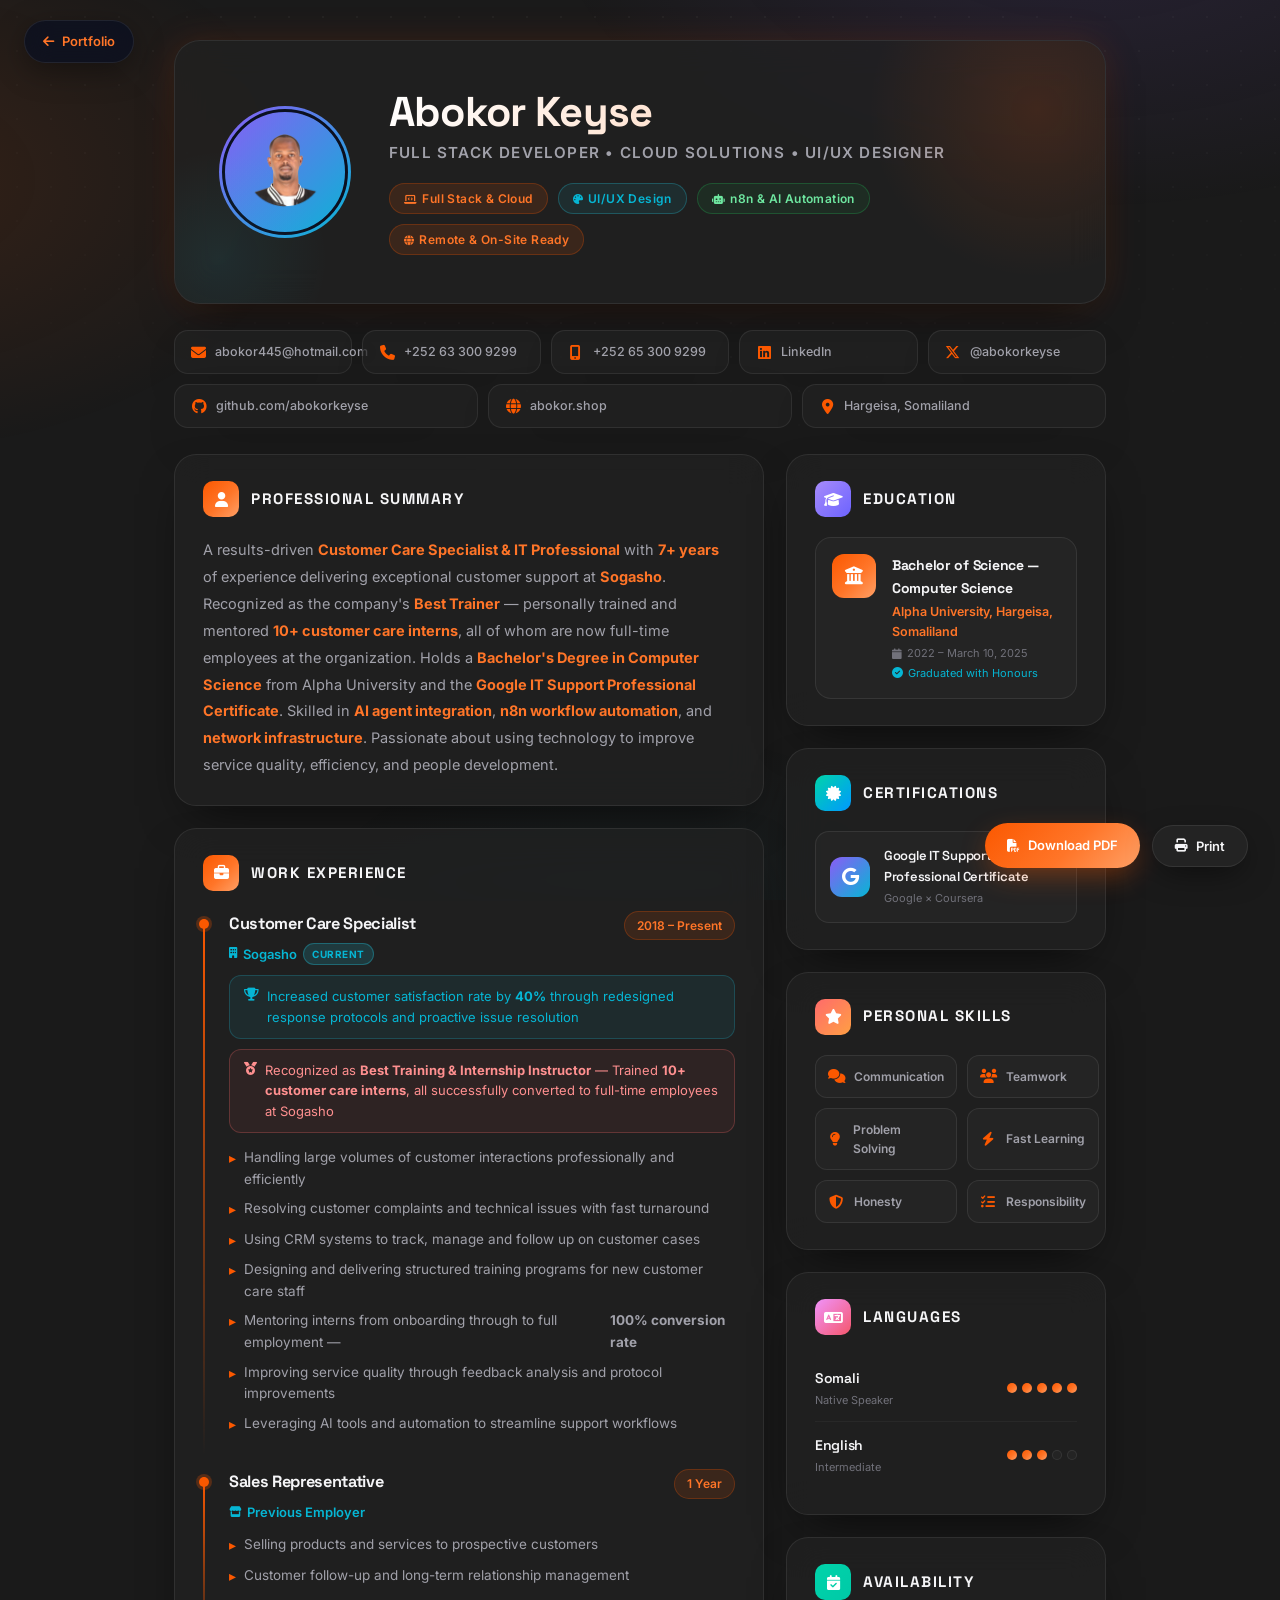
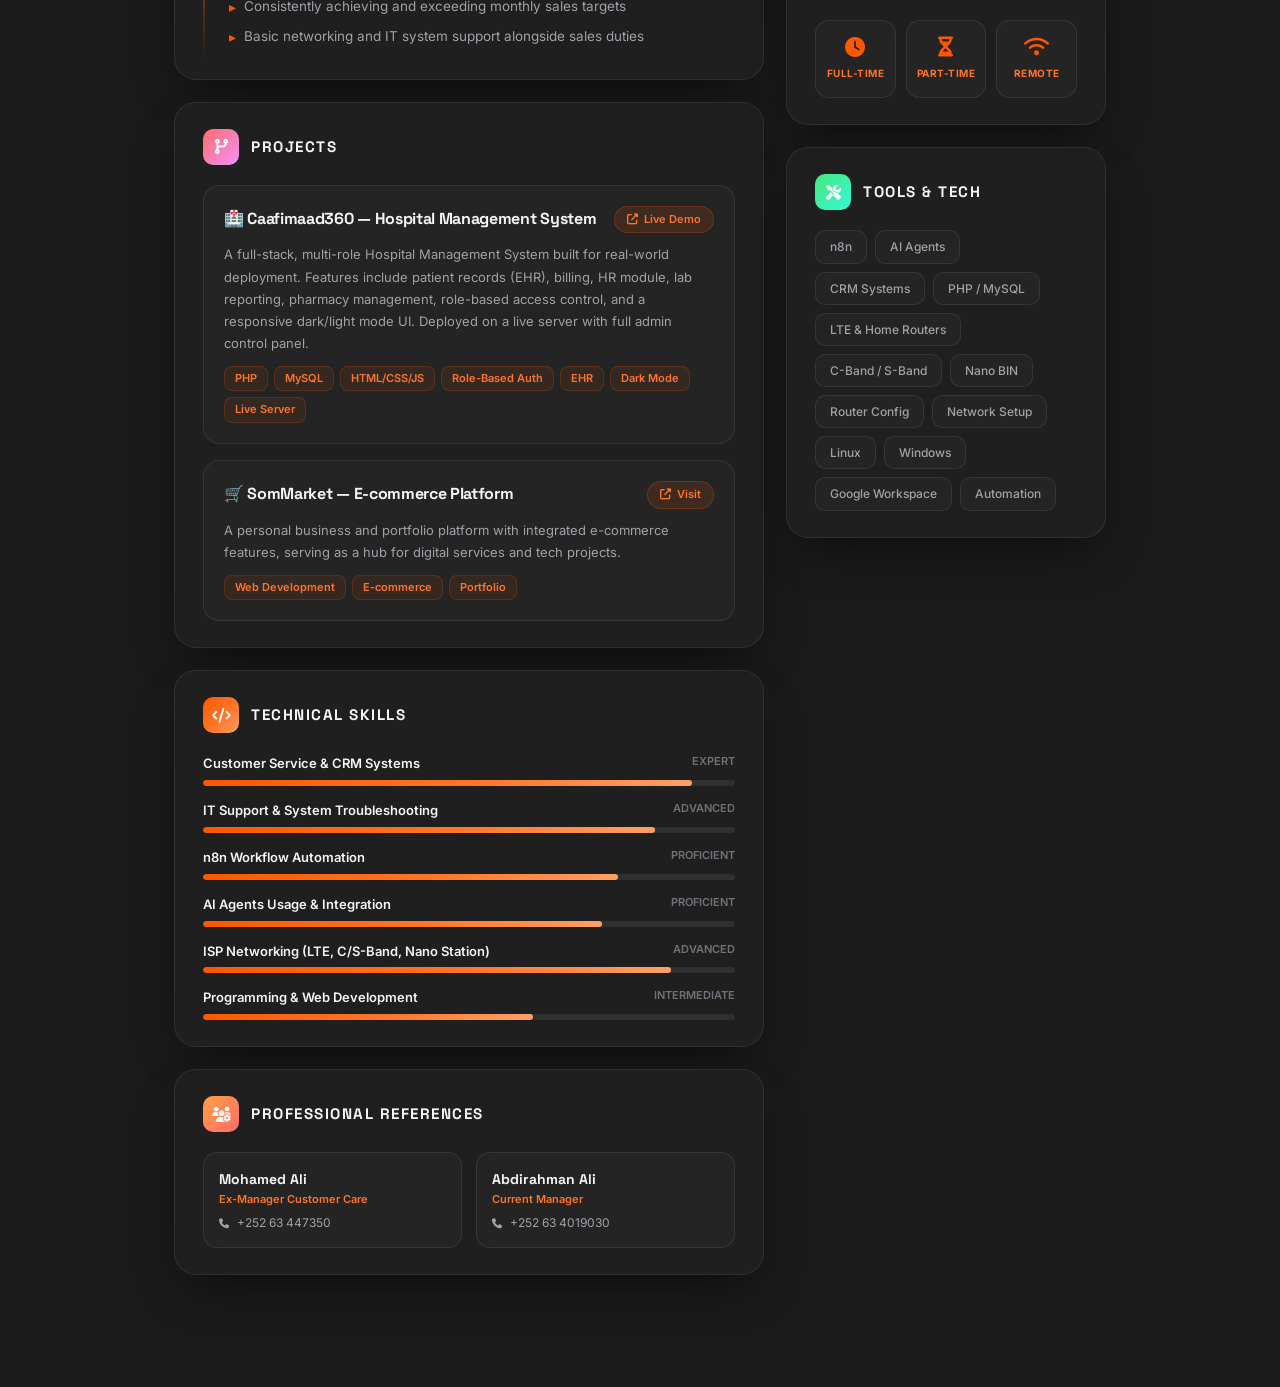
<file: cv.html>
<!DOCTYPE html>
<html lang="en">
<head>
  <meta charset="UTF-8" />
  <meta name="viewport" content="width=device-width, initial-scale=1.0" />
  <title>Abokor Keyse — Curriculum Vitae | Abokor Tech</title>
  <meta name="description" content="Curriculum vitae of Abokor Keyse, a Full Stack Developer and IT professional in Hargeisa, Somaliland, with experience in customer care, CRM, web development, cloud solutions, and AI automation." />
  <meta name="theme-color" content="#1A1A1A" />
  <meta name="robots" content="index, follow, max-image-preview:large" />
  <link rel="canonical" href="https://abokor.shop/cv.html" />

  <!-- Open Graph & Social -->
  <meta property="og:site_name" content="Abokor Tech" />
  <meta property="og:locale" content="en_US" />
  <meta property="og:title" content="Abokor Keyse — Curriculum Vitae | Abokor Tech" />
  <meta property="og:description" content="Curriculum vitae of Abokor Keyse, a Full Stack Developer and IT professional in Hargeisa, Somaliland, with experience in customer care, CRM, web development, cloud solutions, and AI automation." />
  <meta property="og:url" content="https://abokor.shop/cv.html" />
  <meta property="og:image" content="https://abokor.shop/preview_cv.png" />
  <meta property="og:image:alt" content="Curriculum Vitae of Abokor Keyse" />
  <meta property="og:type" content="profile" />
  <meta name="twitter:card" content="summary_large_image" />
  <meta name="twitter:title" content="Abokor Keyse — CV | Abokor Tech" />
  <meta name="twitter:description" content="Curriculum vitae of Abokor Keyse, a Full Stack Developer and IT professional in Hargeisa, Somaliland, with experience in customer care, CRM, web development, cloud solutions, and AI automation." />
  <meta name="twitter:image" content="https://abokor.shop/preview_cv.png" />
  <meta name="twitter:image:alt" content="Curriculum Vitae of Abokor Keyse" />

  <link rel="icon" type="image/png" href="./hr.png" />
  <script type="application/ld+json">
  {
    "@context": "https://schema.org",
    "@type": "ProfilePage",
    "@id": "https://abokor.shop/cv.html#profile",
    "url": "https://abokor.shop/cv.html",
    "name": "Abokor Keyse — Curriculum Vitae",
    "inLanguage": "en",
    "mainEntity": {
      "@type": "Person",
      "@id": "https://abokor.shop/#person",
      "name": "Abokor Keyse",
      "url": "https://abokor.shop/",
      "jobTitle": "Full Stack Developer and IT Professional",
      "image": "https://abokor.shop/hr.png",
      "address": {
        "@type": "PostalAddress",
        "addressLocality": "Hargeisa",
        "addressCountry": "SO"
      },
      "knowsAbout": [
        "Customer care",
        "CRM systems",
        "Full-stack web development",
        "Cloud solutions",
        "AI agent integration",
        "n8n workflow automation",
        "Network infrastructure"
      ],
      "sameAs": [
        "https://github.com/abokorkeyse",
        "https://www.linkedin.com/in/abokor-keyse-b35357a3",
        "https://x.com/abokorkeys"
      ]
    }
  }
  </script>
  <link rel="preconnect" href="https://fonts.googleapis.com" />
  <link rel="preconnect" href="https://fonts.gstatic.com" crossorigin />
  <link href="https://fonts.googleapis.com/css2?family=Inter:wght@300;400;500;600;700&family=Space+Grotesk:wght@400;500;600;700&display=swap" rel="stylesheet" />
  <link rel="stylesheet" href="https://cdnjs.cloudflare.com/ajax/libs/font-awesome/6.5.2/css/all.min.css" />
  <style>
    :root {
      --primary: #FB5800;
      --primary-light: #FF7528;
      --primary-dark: #D44700;
      --violet: #8B5CF6;
      --cyan: #06B6D4;
      --pink: #ff4d8d;
      --green: #22c55e;
      --bg: #1A1A1A;
      --bg-soft: #222222;
      --surface: rgba(34, 34, 34, 0.72);
      --surface2: rgba(38, 38, 38, 0.85);
      --border: rgba(255, 255, 255, 0.08);
      --text: #F5F5F7;
      --text-muted: #A1A1AA;
      --text-dim: #71717A;
      --grad-primary: linear-gradient(135deg, #FB5800 0%, #FF7528 55%, #FFA066 100%);
      --grad-accent: linear-gradient(135deg, #8B5CF6 0%, #06B6D4 100%);
      --grad-hero: linear-gradient(120deg, #FFFFFF, #FFE5D4 40%, #FB5800 85%);
      --card-shadow: 0 20px 50px -20px rgba(0, 0, 0, 0.7);
      --glow: 0 0 35px rgba(251, 88, 0, 0.15);
      --font-display: 'Space Grotesk', 'Inter', sans-serif;
      --radius-md: 16px;
      --radius-lg: 22px;
      --ease-out: cubic-bezier(0.16, 1, 0.3, 1);
    }

    * { margin: 0; padding: 0; box-sizing: border-box; }
    html { scroll-behavior: smooth; }

    body {
      font-family: 'Inter', sans-serif;
      background: var(--bg);
      color: var(--text);
      line-height: 1.6;
      overflow-x: hidden;
      position: relative;
      -webkit-font-smoothing: antialiased;
    }

    body::before {
      content: "";
      position: fixed; inset: 0; z-index: -1; pointer-events: none;
      background:
        radial-gradient(900px 500px at 85% -10%, rgba(139, 92, 246, 0.12), transparent 60%),
        radial-gradient(800px 500px at -10% 20%, rgba(251, 88, 0, 0.12), transparent 55%),
        radial-gradient(700px 600px at 50% 120%, rgba(6, 182, 212, 0.06), transparent 60%);
    }
    body::after {
      content: "";
      position: fixed; inset: 0; z-index: -1; pointer-events: none;
      background-image: radial-gradient(rgba(255, 255, 255, 0.035) 1px, transparent 1px);
      background-size: 34px 34px;
      mask-image: radial-gradient(ellipse 80% 60% at 50% 0%, black 40%, transparent 100%);
      -webkit-mask-image: radial-gradient(ellipse 80% 60% at 50% 0%, black 40%, transparent 100%);
    }

    h1, h2, h3, .section-title, .exp-title, .project-name, .edu-degree, .cert-name, .lang-name {
      font-family: var(--font-display);
      letter-spacing: -0.02em;
    }

    /* ── BACK NAV ── */
    .back-nav {
      position: fixed;
      top: 20px; left: 24px;
      z-index: 1000;
      display: flex; align-items: center; gap: 8px;
      padding: 10px 18px;
      background: rgba(10, 15, 32, 0.75);
      backdrop-filter: blur(14px);
      -webkit-backdrop-filter: blur(14px);
      border: 1px solid var(--border);
      border-radius: 50px;
      text-decoration: none;
      color: var(--primary-light);
      font-size: 13px;
      font-weight: 600;
      transition: all 0.25s var(--ease-out);
      box-shadow: 0 8px 30px rgba(0, 0, 0, 0.35);
    }
    .back-nav:hover {
      background: rgba(251, 88, 0, 0.15);
      border-color: var(--primary);
      color: #fff;
      transform: translateX(-3px);
    }

    /* ── ACTIONS FIXED ── */
    .cv-actions-fixed {
      position: fixed;
      bottom: 32px; right: 32px;
      z-index: 999;
      display: flex;
      align-items: center;
      gap: 12px;
    }
    .print-btn {
      background: var(--grad-primary);
      color: #fff;
      border: none;
      padding: 12px 22px;
      border-radius: 50px;
      cursor: pointer;
      font-size: 13px;
      font-weight: 600;
      font-family: 'Inter', sans-serif;
      display: inline-flex; align-items: center; gap: 8px;
      box-shadow: 0 10px 30px -6px rgba(251, 88, 0, 0.45);
      transition: transform 0.2s, box-shadow 0.2s;
      text-decoration: none;
    }
    .print-btn:hover { transform: translateY(-3px); box-shadow: 0 16px 44px -8px rgba(251, 88, 0, 0.6); color: #fff; }
    .print-btn.print-action-btn {
      background: var(--surface2);
      border: 1px solid var(--border);
      color: var(--text);
      box-shadow: 0 10px 30px -6px rgba(0, 0, 0, 0.5);
    }
    .print-btn.print-action-btn:hover {
      border-color: var(--primary);
      color: var(--primary);
    }

    /* ── WRAPPER ── */
    .cv-wrapper { max-width: 980px; margin: 0 auto; padding: 40px 24px 90px; }

    /* ── HERO ── */
    .hero {
      background: var(--surface);
      backdrop-filter: blur(18px) saturate(140%);
      -webkit-backdrop-filter: blur(18px) saturate(140%);
      border: 1px solid var(--border);
      border-radius: 26px;
      padding: 48px 44px;
      display: grid;
      grid-template-columns: auto 1fr;
      gap: 38px;
      align-items: center;
      box-shadow: var(--card-shadow), var(--glow);
      position: relative;
      overflow: hidden;
      margin-bottom: 26px;
    }
    .hero::before {
      content: '';
      position: absolute; top: 0; right: 0;
      width: 340px; height: 340px;
      background: radial-gradient(circle, rgba(251, 88, 0, 0.14) 0%, transparent 70%);
      border-radius: 50%;
      transform: translate(30%, -30%);
    }
    .hero::after {
      content: '';
      position: absolute; bottom: 0; left: 0;
      width: 220px; height: 220px;
      background: radial-gradient(circle, rgba(34, 211, 238, 0.08) 0%, transparent 70%);
      border-radius: 50%;
      transform: translate(-30%, 30%);
    }

    .avatar {
      width: 132px;
      height: 132px;
      border-radius: 50%;
      background: var(--grad-accent);
      display: flex;
      align-items: center;
      justify-content: center;
      font-family: var(--font-display);
      font-size: 44px;
      font-weight: 700;
      color: #fff;
      flex-shrink: 0;
      padding: 3px;
      animation: pulseRing 3s ease-in-out infinite;
      position: relative;
    }
    .avatar img {
      width: 100%;
      height: 100%;
      border-radius: 50%;
      object-fit: cover;
      object-position: center top;
      display: block;
      border: 3px solid #0b1020;
    }
    @keyframes pulseRing {
      0%, 100% { box-shadow: 0 0 0 4px rgba(251, 88, 0, 0.25), 0 0 0 8px rgba(251, 88, 0, 0.08); }
      50% { box-shadow: 0 0 0 8px rgba(251, 88, 0, 0.18), 0 0 0 16px rgba(251, 88, 0, 0.04); }
    }

    .hero-info h1 {
      font-size: 2.6rem;
      font-weight: 700;
      background: var(--grad-hero);
      -webkit-background-clip: text;
      background-clip: text;
      -webkit-text-fill-color: transparent;
      color: transparent;
      line-height: 1.1;
      margin-bottom: 6px;
    }
    .hero-title {
      font-size: 0.95rem;
      font-weight: 600;
      color: var(--text-muted);
      letter-spacing: 1.2px;
      text-transform: uppercase;
      margin-bottom: 18px;
    }
    .hero-badges { display: flex; flex-wrap: wrap; gap: 10px; }
    .badge {
      padding: 5px 14px;
      border-radius: 20px;
      font-size: 12px;
      font-weight: 600;
      letter-spacing: 0.4px;
    }
    .badge-primary { background: rgba(251, 88, 0, 0.12); color: var(--primary-light); border: 1px solid rgba(251, 88, 0, 0.25); }
    .badge-accent { background: rgba(34, 211, 238, 0.08); color: var(--cyan); border: 1px solid rgba(34, 211, 238, 0.25); }
    .badge-red { background: rgba(255, 107, 107, 0.08); color: #ff9090; border: 1px solid rgba(255, 107, 107, 0.25); }
    .badge-green { background: rgba(34, 197, 94, 0.08); color: #6ee7a0; border: 1px solid rgba(34, 197, 94, 0.25); }

    /* ── CONTACT BAR ── */
    .contact-bar {
      display: flex;
      flex-wrap: wrap;
      gap: 10px;
      margin-bottom: 26px;
    }
    .contact-item {
      display: flex;
      align-items: center;
      gap: 9px;
      background: var(--surface);
      backdrop-filter: blur(12px);
      -webkit-backdrop-filter: blur(12px);
      border: 1px solid var(--border);
      border-radius: 14px;
      padding: 11px 16px;
      text-decoration: none;
      color: var(--text-muted);
      font-size: 12.5px;
      font-weight: 500;
      transition: all 0.25s var(--ease-out);
      flex: 1;
      min-width: 175px;
      box-shadow: var(--card-shadow);
    }
    .contact-item:hover {
      border-color: var(--primary);
      color: var(--primary-light);
      background: rgba(251, 88, 0, 0.08);
      transform: translateY(-2px);
      box-shadow: 0 8px 24px rgba(251, 88, 0, 0.18);
    }
    .contact-item i { font-size: 15px; color: var(--primary); width: 16px; text-align: center; }

    /* ── GRID ── */
    .cv-grid {
      display: grid;
      grid-template-columns: 1fr 320px;
      gap: 22px;
      align-items: start;
    }

    /* ── SECTION ── */
    .section {
      background: var(--surface);
      backdrop-filter: blur(18px) saturate(140%);
      -webkit-backdrop-filter: blur(18px) saturate(140%);
      border: 1px solid var(--border);
      border-radius: 22px;
      padding: 26px 28px;
      box-shadow: var(--card-shadow);
      margin-bottom: 22px;
      transition: box-shadow 0.3s, border-color 0.3s;
    }
    .section:hover {
      box-shadow: var(--card-shadow), 0 0 34px rgba(251, 88, 0, 0.07);
      border-color: rgba(251, 88, 0, 0.3);
    }
    .section-header {
      display: flex;
      align-items: center;
      gap: 12px;
      margin-bottom: 20px;
    }
    .section-icon {
      width: 36px; height: 36px;
      border-radius: 10px;
      background: var(--grad-primary);
      display: flex;
      align-items: center;
      justify-content: center;
      font-size: 15px;
      color: #fff;
      flex-shrink: 0;
    }
    .section-title {
      font-size: 0.95rem;
      font-weight: 700;
      letter-spacing: 1.5px;
      text-transform: uppercase;
      color: var(--text);
    }

    /* ── SUMMARY ── */
    .summary-text { color: var(--text-muted); font-size: 14.5px; line-height: 1.85; }
    .summary-text strong { color: var(--primary-light); }

    /* ── EXPERIENCE ── */
    .experience-item {
      position: relative;
      padding-left: 26px;
      margin-bottom: 30px;
    }
    .experience-item:last-child { margin-bottom: 0; }
    .experience-item::before {
      content: '';
      position: absolute;
      left: 0; top: 8px;
      width: 2px;
      height: calc(100% + 8px);
      background: linear-gradient(180deg, var(--primary) 0%, transparent 100%);
      border-radius: 2px;
    }
    .experience-item:last-child::before { height: 100%; }
    .experience-item::after {
      content: '';
      position: absolute;
      left: -4px; top: 8px;
      width: 10px; height: 10px;
      border-radius: 50%;
      background: var(--primary);
      box-shadow: 0 0 0 3px rgba(251, 88, 0, 0.25);
    }

    .exp-header {
      display: flex;
      justify-content: space-between;
      align-items: flex-start;
      margin-bottom: 3px;
      flex-wrap: wrap;
      gap: 8px;
    }
    .exp-title {
      font-size: 1.02rem;
      font-weight: 700;
      color: var(--text);
    }
    .exp-company {
      font-size: 13px;
      font-weight: 600;
      color: var(--cyan);
      margin-bottom: 8px;
      display: flex;
      align-items: center;
      gap: 6px;
    }
    .exp-company i { font-size: 11px; }
    .exp-current {
      font-size: 10px;
      font-weight: 700;
      padding: 2px 8px;
      background: rgba(34, 211, 238, 0.15);
      color: var(--cyan);
      border: 1px solid rgba(34, 211, 238, 0.3);
      border-radius: 20px;
      text-transform: uppercase;
      letter-spacing: 0.5px;
    }
    .exp-duration {
      font-size: 12px;
      font-weight: 600;
      padding: 4px 12px;
      background: rgba(251, 88, 0, 0.12);
      color: var(--primary-light);
      border-radius: 20px;
      border: 1px solid rgba(251, 88, 0, 0.25);
      white-space: nowrap;
      flex-shrink: 0;
    }
    .exp-achievement {
      display: flex;
      align-items: flex-start;
      gap: 8px;
      background: rgba(34, 211, 238, 0.07);
      border: 1px solid rgba(34, 211, 238, 0.2);
      border-radius: 12px;
      padding: 10px 14px;
      margin: 10px 0;
      font-size: 13px;
      color: var(--cyan);
    }
    .exp-achievement i { margin-top: 2px; flex-shrink: 0; }
    .exp-bullets { list-style: none; }
    .exp-bullets li {
      font-size: 13.5px;
      color: var(--text-muted);
      padding: 4px 0;
      display: flex;
      align-items: flex-start;
      gap: 8px;
    }
    .exp-bullets li::before { content: '▸'; color: var(--primary); flex-shrink: 0; margin-top: 1px; }

    /* ── PROJECT CARD ── */
    .project-card {
      background: var(--surface2);
      border: 1px solid var(--border);
      border-radius: 16px;
      padding: 20px;
      margin-bottom: 16px;
      transition: all 0.25s var(--ease-out);
    }
    .project-card:last-child { margin-bottom: 0; }
    .project-card:hover {
      border-color: var(--primary);
      background: rgba(251, 88, 0, 0.06);
      transform: translateY(-2px);
      box-shadow: 0 8px 24px rgba(251, 88, 0, 0.15);
    }
    .project-header {
      display: flex;
      align-items: flex-start;
      justify-content: space-between;
      gap: 12px;
      margin-bottom: 10px;
      flex-wrap: wrap;
    }
    .project-name {
      font-size: 1rem;
      font-weight: 700;
      color: var(--text);
    }
    .project-link {
      display: inline-flex;
      align-items: center;
      gap: 6px;
      font-size: 11px;
      font-weight: 600;
      color: var(--primary-light);
      background: rgba(251, 88, 0, 0.12);
      border: 1px solid rgba(251, 88, 0, 0.25);
      border-radius: 20px;
      padding: 4px 12px;
      text-decoration: none;
      white-space: nowrap;
      transition: all 0.2s;
    }
    .project-link:hover { background: rgba(251, 88, 0, 0.25); color: #fff; }
    .project-desc {
      font-size: 13px;
      color: var(--text-muted);
      line-height: 1.7;
      margin-bottom: 12px;
    }
    .project-tags { display: flex; flex-wrap: wrap; gap: 6px; }
    .project-tag {
      font-size: 11px;
      font-weight: 600;
      padding: 3px 10px;
      background: rgba(251, 88, 0, 0.08);
      color: var(--primary-light);
      border: 1px solid rgba(251, 88, 0, 0.2);
      border-radius: 8px;
    }

    /* ── EDUCATION ── */
    .edu-item {
      display: flex;
      gap: 16px;
      align-items: flex-start;
      padding: 16px;
      background: var(--surface2);
      border: 1px solid var(--border);
      border-radius: 16px;
      transition: all 0.2s;
    }
    .edu-item:hover {
      border-color: rgba(251, 88, 0, 0.4);
      background: rgba(251, 88, 0, 0.06);
    }
    .edu-icon {
      width: 44px; height: 44px;
      border-radius: 12px;
      background: var(--grad-primary);
      display: flex;
      align-items: center;
      justify-content: center;
      font-size: 18px;
      color: #fff;
      flex-shrink: 0;
    }
    .edu-degree {
      font-size: 14px;
      font-weight: 700;
      color: var(--text);
      margin-bottom: 3px;
    }
    .edu-school {
      font-size: 12.5px;
      color: var(--primary-light);
      font-weight: 600;
      margin-bottom: 3px;
    }
    .edu-year {
      font-size: 11px;
      color: var(--text-dim);
      display: flex;
      align-items: center;
      gap: 5px;
    }
    .edu-note {
      font-size: 11px;
      color: var(--cyan);
      margin-top: 2px;
      display: flex;
      align-items: center;
      gap: 5px;
    }

    /* ── SKILLS ── */
    .skill-list { display: flex; flex-direction: column; gap: 14px; }
    .skill-info { display: flex; justify-content: space-between; margin-bottom: 6px; }
    .skill-name { font-size: 13px; font-weight: 600; color: var(--text); }
    .skill-level { font-size: 11px; font-weight: 600; color: var(--text-dim); text-transform: uppercase; }
    .skill-bar { height: 6px; background: var(--border); border-radius: 6px; overflow: hidden; }
    .skill-fill {
      height: 100%;
      border-radius: 6px;
      background: var(--grad-primary);
      transform: scaleX(0);
      transform-origin: left;
      animation: fillBar 1.2s var(--ease-out) forwards;
      animation-play-state: paused;
    }
    .section.in-view .skill-fill { animation-play-state: running; }
    @keyframes fillBar { to { transform: scaleX(1); } }

    /* ── TAGS ── */
    .tags { display: flex; flex-wrap: wrap; gap: 8px; }
    .tag {
      padding: 6px 14px;
      background: var(--surface2);
      border: 1px solid var(--border);
      border-radius: 10px;
      font-size: 12px;
      font-weight: 500;
      color: var(--text-muted);
      transition: all 0.2s;
    }
    .tag:hover { border-color: var(--primary); color: var(--primary-light); background: rgba(251, 88, 0, 0.1); }

    /* ── CERT ── */
    .cert-item {
      display: flex;
      align-items: center;
      gap: 14px;
      padding: 14px;
      background: var(--surface2);
      border: 1px solid var(--border);
      border-radius: 14px;
      transition: all 0.2s;
      margin-bottom: 10px;
    }
    .cert-item:last-child { margin-bottom: 0; }
    .cert-item:hover { border-color: var(--cyan); background: rgba(34, 211, 238, 0.05); }
    .cert-icon {
      width: 40px; height: 40px;
      border-radius: 12px;
      background: var(--grad-accent);
      display: flex;
      align-items: center;
      justify-content: center;
      color: #fff;
      font-size: 18px;
      flex-shrink: 0;
    }
    .cert-name { font-size: 13px; font-weight: 600; color: var(--text); }
    .cert-issuer { font-size: 11px; color: var(--text-dim); margin-top: 2px; }

    /* ── LANGUAGES ── */
    .lang-item {
      display: flex;
      justify-content: space-between;
      align-items: center;
      padding: 12px 0;
      border-bottom: 1px solid rgba(255, 255, 255, 0.04);
    }
    .lang-item:last-child { border-bottom: none; }
    .lang-name { font-size: 14px; font-weight: 600; color: var(--text); }
    .lang-level { font-size: 11px; color: var(--text-dim); margin-top: 2px; }
    .lang-dots { display: flex; gap: 5px; }
    .dot { width: 10px; height: 10px; border-radius: 50%; }
    .dot.filled { background: var(--grad-primary); }
    .dot.empty { background: var(--surface2); border: 1px solid var(--border); }

    /* ── AVAILABILITY ── */
    .avail-grid { display: grid; grid-template-columns: repeat(3, 1fr); gap: 10px; }
    .avail-item {
      display: flex;
      flex-direction: column;
      align-items: center;
      gap: 8px;
      padding: 16px 8px;
      background: var(--surface2);
      border: 1px solid var(--border);
      border-radius: 14px;
      font-size: 10px;
      font-weight: 700;
      color: var(--primary-light);
      text-transform: uppercase;
      letter-spacing: 0.5px;
      transition: all 0.2s;
    }
    .avail-item:hover { border-color: var(--primary); background: rgba(251, 88, 0, 0.08); transform: translateY(-2px); }
    .avail-item i { font-size: 20px; color: var(--primary); }

    /* ── PERSONAL SKILLS ── */
    .personal-grid { display: grid; grid-template-columns: 1fr 1fr; gap: 10px; }
    .ps-item {
      display: flex;
      align-items: center;
      gap: 10px;
      padding: 11px 12px;
      background: var(--surface2);
      border: 1px solid var(--border);
      border-radius: 12px;
      font-size: 12px;
      font-weight: 600;
      color: var(--text-muted);
      transition: all 0.2s;
    }
    .ps-item:hover { color: var(--primary-light); border-color: var(--primary); background: rgba(251, 88, 0, 0.08); }
    .ps-item i { color: var(--primary); font-size: 14px; width: 16px; text-align: center; }

    /* ── REFERENCES ── */
    .ref-grid { display: grid; grid-template-columns: 1fr 1fr; gap: 14px; }
    .ref-card {
      background: var(--surface2);
      padding: 15px;
      border-radius: 14px;
      border: 1px solid var(--border);
      transition: all 0.2s;
    }
    .ref-card:hover { border-color: var(--primary); }
    .ref-name { font-weight: 700; color: var(--text); font-size: 14px; font-family: var(--font-display); }
    .ref-role { font-size: 11px; color: var(--primary-light); font-weight: 600; margin-bottom: 5px; }
    .ref-phone { font-size: 12px; color: var(--text-muted); }

    /* ── RESPONSIVE ── */
    @media (max-width: 760px) {
      .hero { grid-template-columns: 1fr; text-align: center; padding: 36px 28px; }
      .avatar { margin: 0 auto; }
      .hero-badges { justify-content: center; }
      .cv-grid { grid-template-columns: 1fr; }
      .avail-grid { grid-template-columns: repeat(3, 1fr); }
      .ref-grid { grid-template-columns: 1fr; }
      .cv-actions-fixed { bottom: 16px; right: 16px; gap: 8px; }
      .print-btn { padding: 9px 15px; font-size: 12px; }
    }

    /* ── PRINT ── */
    @media print {
      body { background: #fff; color: #111; }
      body::before, body::after { display: none; }
      .cv-actions-fixed, .print-btn, .back-nav { display: none !important; }
      .hero, .section, .contact-item, .project-card, .edu-item, .cert-item { background: #f9f9f9; border: 1px solid #ddd; box-shadow: none; backdrop-filter: none; }
      .hero h1, .section-title, .exp-title, .project-name { -webkit-text-fill-color: #333; color: #333; }
      .skill-fill { animation-play-state: running !important; transform: scaleX(1) !important; }
      * { animation: none !important; }
    }

    /* ── FADE IN ── */
    .fade-in { opacity: 0; transform: translateY(20px); animation: fadeUp 0.6s var(--ease-out) forwards; }
    @keyframes fadeUp { to { opacity: 1; transform: translateY(0); } }
    .fade-in:nth-child(1) { animation-delay: 0.05s; }
    .fade-in:nth-child(2) { animation-delay: 0.10s; }
    .fade-in:nth-child(3) { animation-delay: 0.15s; }
    .fade-in:nth-child(4) { animation-delay: 0.20s; }
    .fade-in:nth-child(5) { animation-delay: 0.25s; }

    /* ── REDUCED MOTION ── */
    @media (prefers-reduced-motion: reduce) {
      *, *::before, *::after {
        animation-duration: 0.01ms !important;
        animation-iteration-count: 1 !important;
        transition-duration: 0.01ms !important;
        scroll-behavior: auto !important;
      }
      .fade-in { opacity: 1; transform: none; animation: none; }
    }
  </style>
</head>
<body>

  <!-- ← Back to Portfolio -->
  <a href="./index.html" class="back-nav">
    <i class="fas fa-arrow-left"></i> Portfolio
  </a>

  <div class="cv-actions-fixed">
    <a href="./Abokor_Keyse_CV.pdf" download="Abokor_Keyse_CV.pdf" class="print-btn" title="Download Official PDF">
      <i class="fas fa-file-pdf"></i> Download PDF
    </a>
    <button id="printCvBtn" class="print-btn print-action-btn" title="Print CV">
      <i class="fas fa-print"></i> Print
    </button>
  </div>

  <div class="cv-wrapper">

    <!-- ═══ HERO ═══ -->
    <div class="hero fade-in">
      <div class="avatar">
        <img src="./hr.png" alt="Abokor Keyse" />
      </div>
      <div class="hero-info">
        <h1>Abokor Keyse</h1>
        <p class="hero-title">Full Stack Developer &bull; Cloud Solutions &bull; UI/UX Designer</p>
        <div class="hero-badges">
          <span class="badge badge-primary"><i class="fas fa-laptop-code" style="margin-right:5px;font-size:10px;"></i>Full Stack &amp; Cloud</span>
          <span class="badge badge-accent"><i class="fas fa-palette" style="margin-right:5px;font-size:10px;"></i>UI/UX Design</span>
          <span class="badge badge-green"><i class="fas fa-robot" style="margin-right:5px;font-size:10px;"></i>n8n &amp; AI Automation</span>
          <span class="badge badge-primary"><i class="fas fa-globe" style="margin-right:5px;font-size:10px;"></i>Remote &amp; On-Site Ready</span>
        </div>
      </div>
    </div>

    <!-- ═══ CONTACT BAR ═══ -->
    <div class="contact-bar fade-in">
      <a class="contact-item" href="mailto:abokor445@hotmail.com">
        <i class="fas fa-envelope"></i> abokor445@hotmail.com
      </a>
      <a class="contact-item" href="tel:+252633009299">
        <i class="fas fa-phone"></i> +252 63 300 9299
      </a>
      <a class="contact-item" href="tel:+252653009299">
        <i class="fas fa-mobile-alt"></i> +252 65 300 9299
      </a>
      <a class="contact-item" href="https://linkedin.com/in/abokor-keyse-b35357a3" target="_blank" rel="noopener noreferrer">
        <i class="fa-brands fa-linkedin"></i> LinkedIn
      </a>
      <a class="contact-item" href="https://x.com/abokorkeyse" target="_blank" rel="noopener noreferrer">
        <i class="fa-brands fa-x-twitter"></i> @abokorkeyse
      </a>
      <a class="contact-item" href="https://github.com/abokorkeyse" target="_blank" rel="noopener noreferrer">
        <i class="fab fa-github"></i> github.com/abokorkeyse
      </a>
      <a class="contact-item" href="https://abokor.shop" target="_blank" rel="noopener noreferrer">
        <i class="fas fa-globe"></i> abokor.shop
      </a>
      <span class="contact-item">
        <i class="fas fa-map-marker-alt"></i> Hargeisa, Somaliland
      </span>
    </div>

    <!-- ═══ MAIN GRID ═══ -->
    <div class="cv-grid">

      <!-- ── LEFT COLUMN ── -->
      <div>

        <!-- SUMMARY -->
        <div class="section fade-in">
          <div class="section-header">
            <div class="section-icon"><i class="fas fa-user"></i></div>
            <span class="section-title">Professional Summary</span>
          </div>
          <p class="summary-text">
            A results-driven <strong>Customer Care Specialist &amp; IT Professional</strong> with
            <strong>7+ years</strong> of experience delivering exceptional customer support at
            <strong>Sogasho</strong>. Recognized as the company's <strong>Best Trainer</strong> —
            personally trained and mentored <strong>10+ customer care interns</strong>, all of whom
            are now full-time employees at the organization. Holds a <strong>Bachelor's Degree in
            Computer Science</strong> from Alpha University and the
            <strong>Google IT Support Professional Certificate</strong>. Skilled in
            <strong>AI agent integration</strong>, <strong>n8n workflow automation</strong>,
            and <strong>network infrastructure</strong>. Passionate about using technology
            to improve service quality, efficiency, and people development.
          </p>
        </div>

        <!-- EXPERIENCE -->
        <div class="section fade-in">
          <div class="section-header">
            <div class="section-icon"><i class="fas fa-briefcase"></i></div>
            <span class="section-title">Work Experience</span>
          </div>

          <!-- Job 1 – Current -->
          <div class="experience-item">
            <div class="exp-header">
              <span class="exp-title">Customer Care Specialist</span>
              <span class="exp-duration">2018 – Present</span>
            </div>
            <div class="exp-company">
              <i class="fas fa-building"></i> Sogasho
              <span class="exp-current">Current</span>
            </div>
            <div class="exp-achievement">
              <i class="fas fa-trophy"></i>
              <span>Increased customer satisfaction rate by <strong>40%</strong> through redesigned response protocols and proactive issue resolution</span>
            </div>
            <div class="exp-achievement" style="background:rgba(255,107,107,0.07);border-color:rgba(255,107,107,0.25);color:#ff9090;margin-top:8px;">
              <i class="fas fa-medal"></i>
              <span>Recognized as <strong>Best Training &amp; Internship Instructor</strong> — Trained <strong>10+ customer care interns</strong>, all successfully converted to full-time employees at Sogasho</span>
            </div>
            <ul class="exp-bullets">
              <li>Handling large volumes of customer interactions professionally and efficiently</li>
              <li>Resolving customer complaints and technical issues with fast turnaround</li>
              <li>Using CRM systems to track, manage and follow up on customer cases</li>
              <li>Designing and delivering structured training programs for new customer care staff</li>
              <li>Mentoring interns from onboarding through to full employment — <strong>100% conversion rate</strong></li>
              <li>Improving service quality through feedback analysis and protocol improvements</li>
              <li>Leveraging AI tools and automation to streamline support workflows</li>
            </ul>
          </div>

          <!-- Job 2 -->
          <div class="experience-item">
            <div class="exp-header">
              <span class="exp-title">Sales Representative</span>
              <span class="exp-duration">1 Year</span>
            </div>
            <div class="exp-company">
              <i class="fas fa-store"></i> Previous Employer
            </div>
            <ul class="exp-bullets">
              <li>Selling products and services to prospective customers</li>
              <li>Customer follow-up and long-term relationship management</li>
              <li>Consistently achieving and exceeding monthly sales targets</li>
              <li>Basic networking and IT system support alongside sales duties</li>
            </ul>
          </div>
        </div>

        <!-- PROJECTS -->
        <div class="section fade-in">
          <div class="section-header">
            <div class="section-icon" style="background:linear-gradient(135deg,#ff6b6b,#f093fb);"><i class="fas fa-code-branch"></i></div>
            <span class="section-title">Projects</span>
          </div>

          <div class="project-card">
            <div class="project-header">
              <div>
                <div class="project-name">🏥 Caafimaad360 — Hospital Management System</div>
              </div>
              <a class="project-link" href="https://abokor.shop/hms/" target="_blank" rel="noopener noreferrer">
                <i class="fas fa-external-link-alt"></i> Live Demo
              </a>
            </div>
            <p class="project-desc">
              A full-stack, multi-role Hospital Management System built for real-world deployment.
              Features include patient records (EHR), billing, HR module, lab reporting,
              pharmacy management, role-based access control, and a responsive dark/light mode UI.
              Deployed on a live server with full admin control panel.
            </p>
            <div class="project-tags">
              <span class="project-tag">PHP</span>
              <span class="project-tag">MySQL</span>
              <span class="project-tag">HTML/CSS/JS</span>
              <span class="project-tag">Role-Based Auth</span>
              <span class="project-tag">EHR</span>
              <span class="project-tag">Dark Mode</span>
              <span class="project-tag">Live Server</span>
            </div>
          </div>

          <div class="project-card">
            <div class="project-header">
              <div>
                <div class="project-name">🛒 SomMarket — E-commerce Platform</div>
              </div>
              <a class="project-link" href="https://sommarket.shop" target="_blank" rel="noopener noreferrer">
                <i class="fas fa-external-link-alt"></i> Visit
              </a>
            </div>
            <p class="project-desc">
              A personal business and portfolio platform with integrated e-commerce features,
              serving as a hub for digital services and tech projects.
            </p>
            <div class="project-tags">
              <span class="project-tag">Web Development</span>
              <span class="project-tag">E-commerce</span>
              <span class="project-tag">Portfolio</span>
            </div>
          </div>
        </div>

        <!-- TECHNICAL SKILLS -->
        <div class="section fade-in">
          <div class="section-header">
            <div class="section-icon"><i class="fas fa-code"></i></div>
            <span class="section-title">Technical Skills</span>
          </div>
          <div class="skill-list">
            <div class="skill-item">
              <div class="skill-info">
                <span class="skill-name">Customer Service &amp; CRM Systems</span>
                <span class="skill-level">Expert</span>
              </div>
              <div class="skill-bar"><div class="skill-fill" style="width:92%;animation-delay:0.1s;"></div></div>
            </div>
            <div class="skill-item">
              <div class="skill-info">
                <span class="skill-name">IT Support &amp; System Troubleshooting</span>
                <span class="skill-level">Advanced</span>
              </div>
              <div class="skill-bar"><div class="skill-fill" style="width:85%;animation-delay:0.15s;"></div></div>
            </div>
            <div class="skill-item">
              <div class="skill-info">
                <span class="skill-name">n8n Workflow Automation</span>
                <span class="skill-level">Proficient</span>
              </div>
              <div class="skill-bar"><div class="skill-fill" style="width:78%;animation-delay:0.2s;"></div></div>
            </div>
            <div class="skill-item">
              <div class="skill-info">
                <span class="skill-name">AI Agents Usage &amp; Integration</span>
                <span class="skill-level">Proficient</span>
              </div>
              <div class="skill-bar"><div class="skill-fill" style="width:75%;animation-delay:0.25s;"></div></div>
            </div>
            <div class="skill-item">
              <div class="skill-info">
                <span class="skill-name">ISP Networking (LTE, C/S-Band, Nano Station)</span>
                <span class="skill-level">Advanced</span>
              </div>
              <div class="skill-bar"><div class="skill-fill" style="width:88%;animation-delay:0.3s;"></div></div>
            </div>
            <div class="skill-item">
              <div class="skill-info">
                <span class="skill-name">Programming &amp; Web Development</span>
                <span class="skill-level">Intermediate</span>
              </div>
              <div class="skill-bar"><div class="skill-fill" style="width:62%;animation-delay:0.35s;"></div></div>
            </div>
          </div>
        </div>

        <!-- PROFESSIONAL REFERENCES -->
        <div class="section fade-in">
          <div class="section-header">
            <div class="section-icon" style="background:linear-gradient(135deg,#ff9f43,#ff6b6b);"><i class="fas fa-users-cog"></i></div>
            <span class="section-title">Professional References</span>
          </div>
          <div class="ref-grid">
            <div class="ref-card">
              <div class="ref-name">Mohamed Ali</div>
              <div class="ref-role">Ex-Manager Customer Care</div>
              <div class="ref-phone"><i class="fas fa-phone" style="font-size:10px; margin-right:5px;"></i> +252 63 447350</div>
            </div>
            <div class="ref-card">
              <div class="ref-name">Abdirahman Ali</div>
              <div class="ref-role">Current Manager</div>
              <div class="ref-phone"><i class="fas fa-phone" style="font-size:10px; margin-right:5px;"></i> +252 63 4019030</div>
            </div>
          </div>
        </div>

      </div><!-- /LEFT COLUMN -->

      <!-- ── RIGHT COLUMN ── -->
      <div>

        <!-- EDUCATION -->
        <div class="section fade-in">
          <div class="section-header">
            <div class="section-icon" style="background:linear-gradient(135deg,#a78bfa,#6c63ff);"><i class="fas fa-graduation-cap"></i></div>
            <span class="section-title">Education</span>
          </div>
          <div class="edu-item">
            <div class="edu-icon"><i class="fas fa-university"></i></div>
            <div>
              <div class="edu-degree">Bachelor of Science — Computer Science</div>
              <div class="edu-school">Alpha University, Hargeisa, Somaliland</div>
              <div class="edu-year"><i class="fas fa-calendar"></i> 2022 – March 10, 2025</div>
              <div class="edu-note"><i class="fas fa-check-circle"></i> Graduated with Honours</div>
            </div>
          </div>
        </div>

        <!-- CERTIFICATIONS -->
        <div class="section fade-in">
          <div class="section-header">
            <div class="section-icon" style="background:linear-gradient(135deg,#00d4aa,#0099ff);"><i class="fas fa-certificate"></i></div>
            <span class="section-title">Certifications</span>
          </div>
          <div class="cert-item">
            <div class="cert-icon"><i class="fab fa-google"></i></div>
            <div>
              <div class="cert-name">Google IT Support Professional Certificate</div>
              <div class="cert-issuer">Google × Coursera</div>
            </div>
          </div>
        </div>

        <!-- PERSONAL SKILLS -->
        <div class="section fade-in">
          <div class="section-header">
            <div class="section-icon" style="background:linear-gradient(135deg,#ff6b6b,#ff9f43);"><i class="fas fa-star"></i></div>
            <span class="section-title">Personal Skills</span>
          </div>
          <div class="personal-grid">
            <div class="ps-item"><i class="fas fa-comments"></i> Communication</div>
            <div class="ps-item"><i class="fas fa-users"></i> Teamwork</div>
            <div class="ps-item"><i class="fas fa-lightbulb"></i> Problem Solving</div>
            <div class="ps-item"><i class="fas fa-bolt"></i> Fast Learning</div>
            <div class="ps-item"><i class="fas fa-shield-alt"></i> Honesty</div>
            <div class="ps-item"><i class="fas fa-tasks"></i> Responsibility</div>
          </div>
        </div>

        <!-- LANGUAGES -->
        <div class="section fade-in">
          <div class="section-header">
            <div class="section-icon" style="background:linear-gradient(135deg,#f093fb,#f5576c);"><i class="fas fa-language"></i></div>
            <span class="section-title">Languages</span>
          </div>
          <div class="lang-item">
            <div>
              <div class="lang-name">Somali</div>
              <div class="lang-level">Native Speaker</div>
            </div>
            <div class="lang-dots">
              <div class="dot filled"></div>
              <div class="dot filled"></div>
              <div class="dot filled"></div>
              <div class="dot filled"></div>
              <div class="dot filled"></div>
            </div>
          </div>
          <div class="lang-item">
            <div>
              <div class="lang-name">English</div>
              <div class="lang-level">Intermediate</div>
            </div>
            <div class="lang-dots">
              <div class="dot filled"></div>
              <div class="dot filled"></div>
              <div class="dot filled"></div>
              <div class="dot empty"></div>
              <div class="dot empty"></div>
            </div>
          </div>
        </div>

        <!-- AVAILABILITY -->
        <div class="section fade-in">
          <div class="section-header">
            <div class="section-icon" style="background:linear-gradient(135deg,#00d4aa,#00c9a7);"><i class="fas fa-calendar-check"></i></div>
            <span class="section-title">Availability</span>
          </div>
          <div class="avail-grid">
            <div class="avail-item"><i class="fas fa-clock"></i>Full-time</div>
            <div class="avail-item"><i class="fas fa-hourglass-half"></i>Part-time</div>
            <div class="avail-item"><i class="fas fa-wifi"></i>Remote</div>
          </div>
        </div>

        <!-- TOOLS & TECH -->
        <div class="section fade-in">
          <div class="section-header">
            <div class="section-icon" style="background:linear-gradient(135deg,#43e97b,#38f9d7);"><i class="fas fa-tools"></i></div>
            <span class="section-title">Tools &amp; Tech</span>
          </div>
          <div class="tags">
            <span class="tag">n8n</span>
            <span class="tag">AI Agents</span>
            <span class="tag">CRM Systems</span>
            <span class="tag">PHP / MySQL</span>
            <span class="tag">LTE &amp; Home Routers</span>
            <span class="tag">C-Band / S-Band</span>
            <span class="tag">Nano BIN</span>
            <span class="tag">Router Config</span>
            <span class="tag">Network Setup</span>
            <span class="tag">Linux</span>
            <span class="tag">Windows</span>
            <span class="tag">Google Workspace</span>
            <span class="tag">Automation</span>
          </div>
        </div>

      </div><!-- /RIGHT COLUMN -->

    </div><!-- /cv-grid -->
  </div><!-- /cv-wrapper -->

  <script>
    const prefersReducedMotion = window.matchMedia('(prefers-reduced-motion: reduce)').matches;

    const observer = new IntersectionObserver(entries => {
      entries.forEach(e => {
        if (e.isIntersecting) {
          e.target.classList.add('in-view');
          observer.unobserve(e.target);
        }
      });
    }, { threshold: 0.2 });
    document.querySelectorAll('.section').forEach(s => observer.observe(s));

    document.getElementById('printCvBtn')?.addEventListener('click', () => {
      window.print();
    });

    if (prefersReducedMotion) {
      document.querySelectorAll('.fade-in').forEach(el => { el.style.opacity = 1; el.style.transform = 'none'; });
    }
  </script>
</body>
</html>
</file>
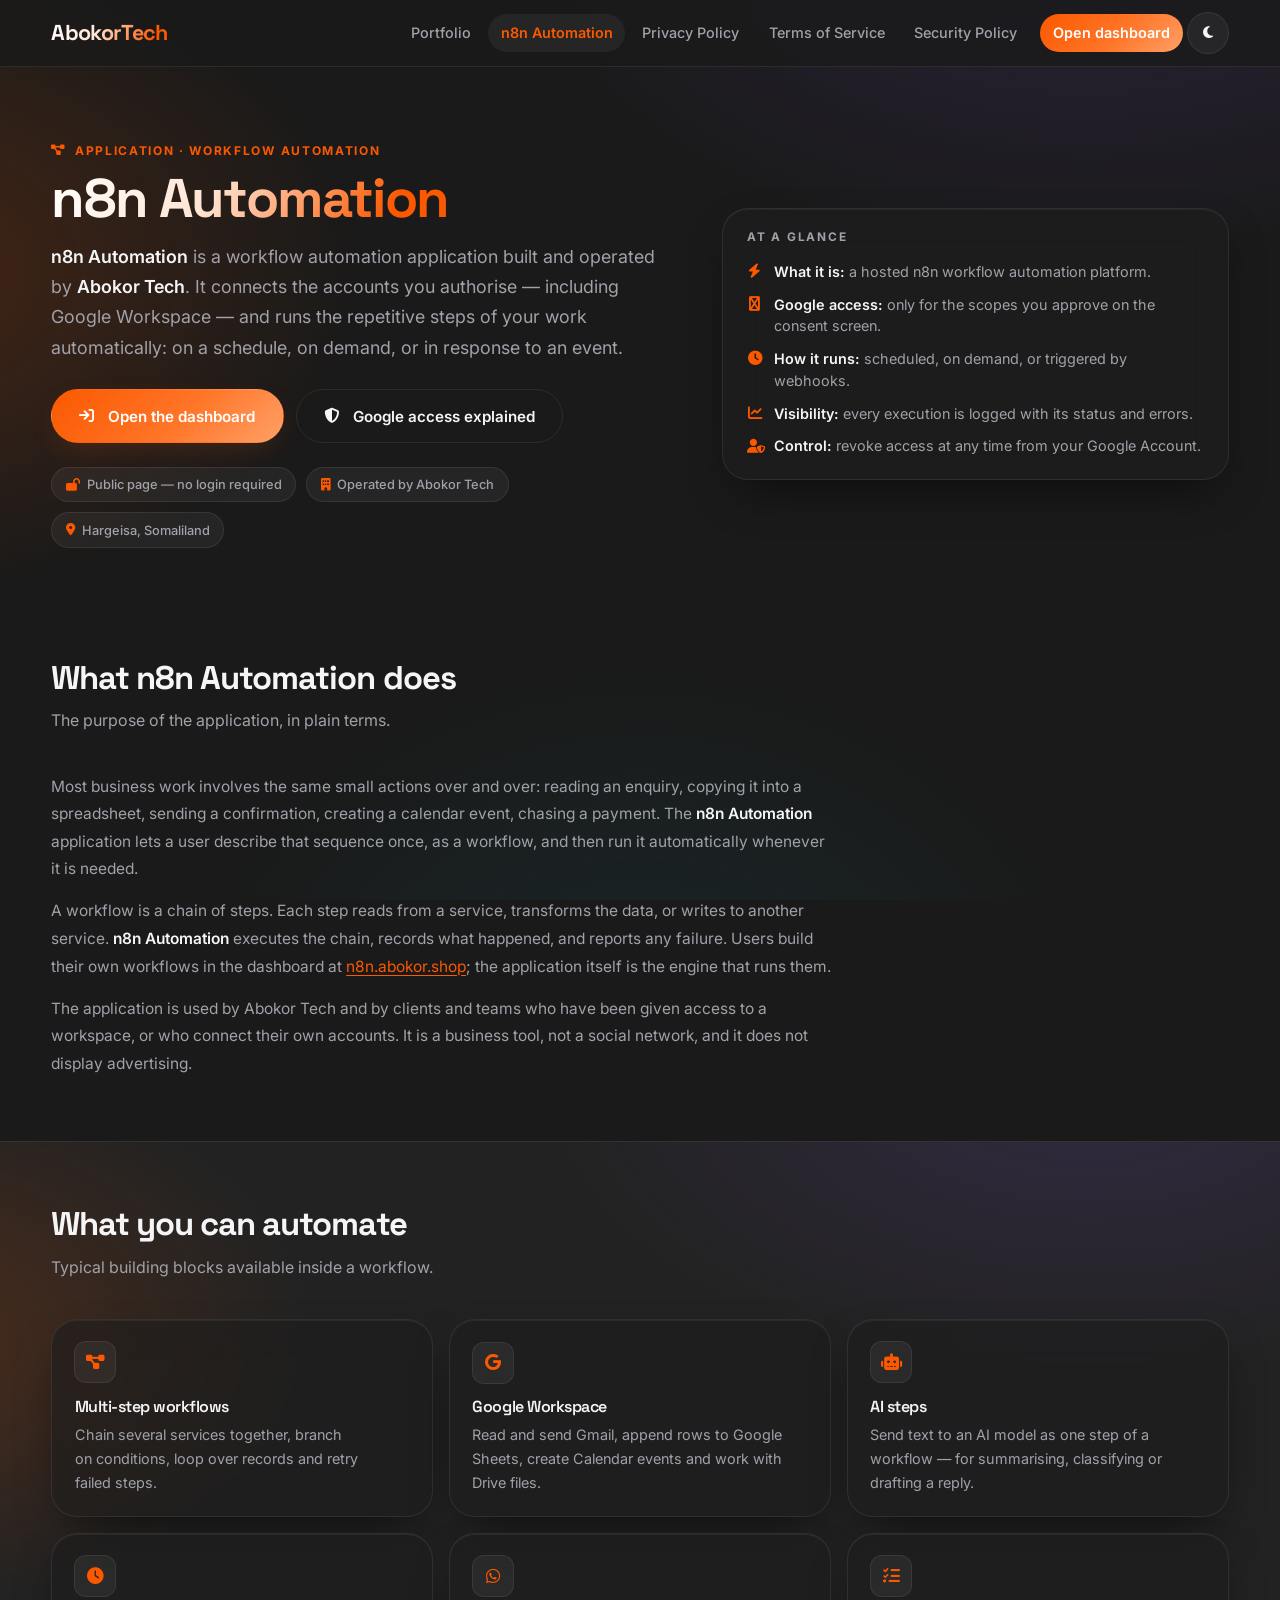
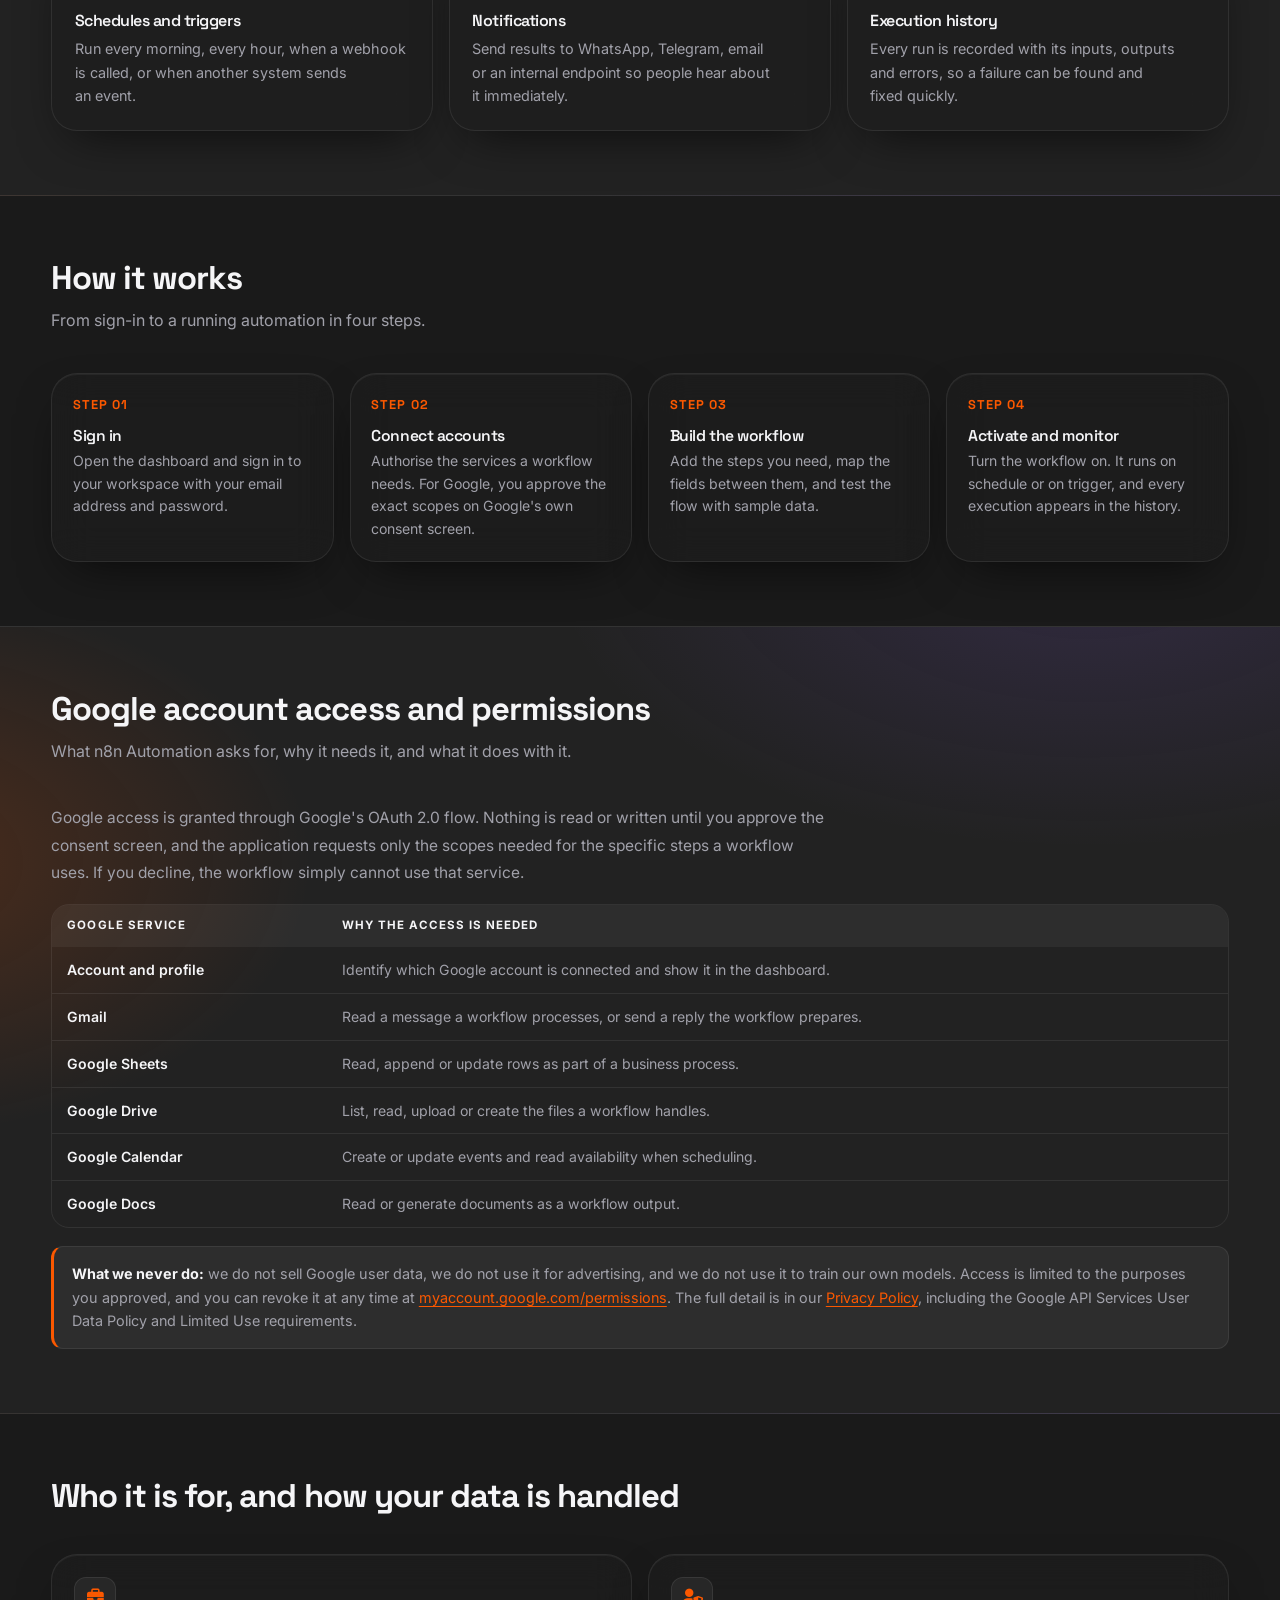
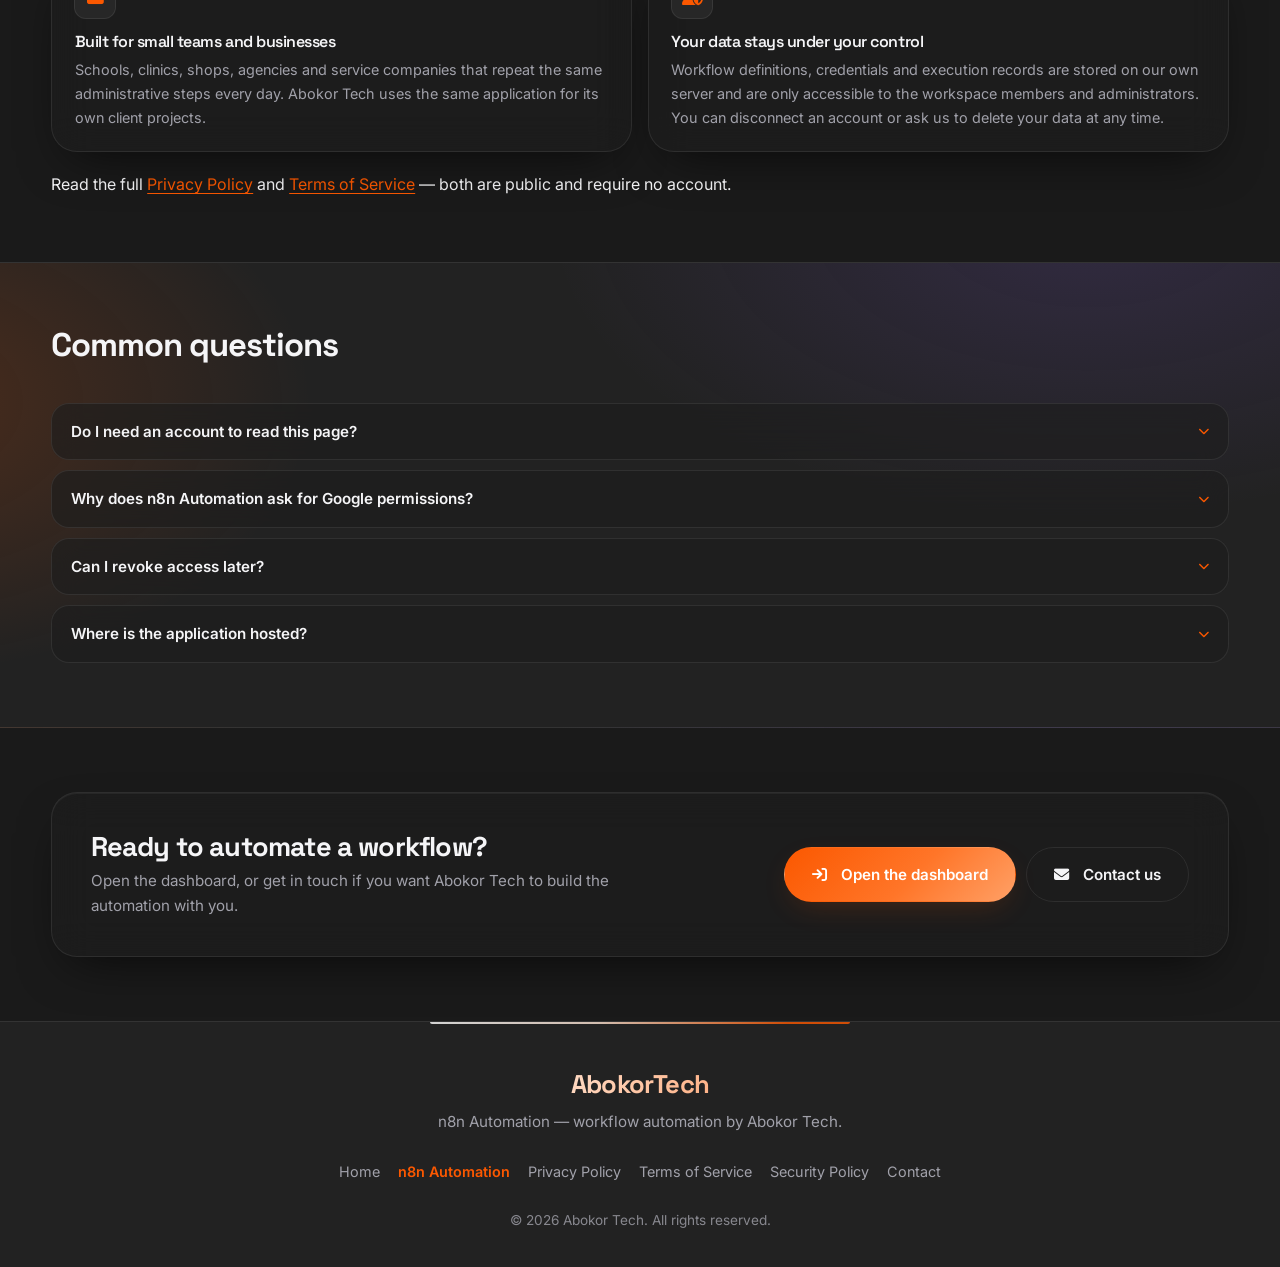
<file: n8n-automation.html>
<!DOCTYPE html>
<html lang="en">
<head>
    <meta charset="UTF-8">
    <meta name="viewport" content="width=device-width, initial-scale=1.0">

    <title>n8n Automation — Workflow Automation by Abokor Tech</title>
    <meta name="description" content="n8n Automation is a workflow automation application by Abokor Tech. It connects your Google account and other services so repetitive tasks run automatically, on a schedule or on demand.">
    <meta name="robots" content="index, follow, max-image-preview:large">
    <meta name="author" content="Abokor Tech">
    <meta name="theme-color" content="#1A1A1A">
    <link rel="canonical" href="https://abokor.shop/n8n-automation">

    <!-- Open Graph -->
    <meta property="og:type" content="website">
    <meta property="og:site_name" content="Abokor Tech">
    <meta property="og:title" content="n8n Automation — Workflow Automation by Abokor Tech">
    <meta property="og:description" content="A workflow automation application that connects Google Workspace and other services so repetitive work runs automatically.">
    <meta property="og:url" content="https://abokor.shop/n8n-automation">
    <meta property="og:image" content="https://abokor.shop/preview_hero.png">

    <!-- Twitter -->
    <meta name="twitter:card" content="summary_large_image">
    <meta name="twitter:title" content="n8n Automation — Workflow Automation by Abokor Tech">
    <meta name="twitter:description" content="Connect your apps, automate repetitive work, and monitor every run from one dashboard.">
    <meta name="twitter:image" content="https://abokor.shop/preview_hero.png">

    <link rel="icon" type="image/png" href="./hr.png">
    <link rel="apple-touch-icon" href="./icon-192.png">

    <link rel="preconnect" href="https://fonts.googleapis.com">
    <link rel="preconnect" href="https://fonts.gstatic.com" crossorigin>
    <link rel="preconnect" href="https://cdnjs.cloudflare.com">
    <link href="https://fonts.googleapis.com/css2?family=Inter:wght@300;400;500;600;700&family=Space+Grotesk:wght@400;500;600;700&display=swap" rel="stylesheet">
    <link rel="stylesheet" href="https://cdnjs.cloudflare.com/ajax/libs/font-awesome/6.5.2/css/all.min.css">
    <link rel="stylesheet" href="./style.css?v=5.0.0">
    <link rel="stylesheet" href="./app.css?v=1.0.0">

    <script type="application/ld+json">
    {
      "@context": "https://schema.org",
      "@graph": [
        {
          "@type": "SoftwareApplication",
          "@id": "https://abokor.shop/n8n-automation#app",
          "name": "n8n Automation",
          "applicationCategory": "BusinessApplication",
          "applicationSubCategory": "Workflow automation",
          "operatingSystem": "Web browser",
          "url": "https://abokor.shop/n8n-automation",
          "description": "n8n Automation is a workflow automation application by Abokor Tech. It connects Google Workspace and other services so repetitive tasks run automatically, on a schedule or on demand.",
          "publisher": {
            "@type": "Organization",
            "name": "Abokor Tech",
            "url": "https://abokor.shop",
            "email": "abokor445@hotmail.com"
          }
        },
        {
          "@type": "BreadcrumbList",
          "itemListElement": [
            { "@type": "ListItem", "position": 1, "name": "Home", "item": "https://abokor.shop/" },
            { "@type": "ListItem", "position": 2, "name": "n8n Automation", "item": "https://abokor.shop/n8n-automation" }
          ]
        }
      ]
    }
    </script>
</head>
<body data-theme="dark">
    <a class="skip-link" href="#main">Skip to content</a>

    <header class="app-header">
        <div class="container app-header-inner">
            <a href="./index.html" class="brand" aria-label="Abokor Tech — home">Abokor<span>Tech</span></a>

            <nav class="app-nav" aria-label="Primary">
                <a href="./index.html">Portfolio</a>
                <a href="./n8n-automation.html" aria-current="page">n8n Automation</a>
                <a href="./privacy.html">Privacy Policy</a>
                <a href="./terms.html">Terms of Service</a>
                <a href="./security.html">Security Policy</a>
                <a href="https://n8n.abokor.shop" class="app-nav-cta" rel="noopener">Open dashboard</a>
                <button class="theme-toggle" id="themeToggle" type="button" aria-label="Toggle colour theme" title="Toggle colour theme">
                    <i class="fas fa-moon" aria-hidden="true"></i>
                </button>
            </nav>
        </div>
    </header>

    <main id="main">
        <!-- HERO -->
        <div class="app-hero">
            <div class="container">
                <div>
                    <p class="app-eyebrow"><i class="fas fa-diagram-project" aria-hidden="true"></i> Application · Workflow automation</p>
                    <h1>n8n Automation</h1>
                    <p class="app-hero-lead">
                        <strong>n8n Automation</strong> is a workflow automation application built and operated by
                        <strong>Abokor Tech</strong>. It connects the accounts you authorise — including Google Workspace —
                        and runs the repetitive steps of your work automatically: on a schedule, on demand, or in response
                        to an event.
                    </p>
                    <div class="app-hero-actions">
                        <a href="https://n8n.abokor.shop" class="btn btn-primary" rel="noopener">
                            <i class="fas fa-arrow-right-to-bracket" aria-hidden="true"></i> Open the dashboard
                        </a>
                        <a href="#google-access" class="btn btn-outline">
                            <i class="fas fa-shield-halved" aria-hidden="true"></i> Google access explained
                        </a>
                    </div>
                    <div class="app-hero-meta">
                        <span><i class="fas fa-lock-open" aria-hidden="true"></i> Public page — no login required</span>
                        <span><i class="fas fa-building" aria-hidden="true"></i> Operated by Abokor Tech</span>
                        <span><i class="fas fa-location-dot" aria-hidden="true"></i> Hargeisa, Somaliland</span>
                    </div>
                </div>

                <aside class="app-hero-card glass" aria-label="At a glance">
                    <h2>At a glance</h2>
                    <ul>
                        <li><i class="fas fa-bolt" aria-hidden="true"></i><span><strong>What it is:</strong> a hosted n8n workflow automation platform.</span></li>
                        <li><i class="fas fa-google" aria-hidden="true"></i><span><strong>Google access:</strong> only for the scopes you approve on the consent screen.</span></li>
                        <li><i class="fas fa-clock" aria-hidden="true"></i><span><strong>How it runs:</strong> scheduled, on demand, or triggered by webhooks.</span></li>
                        <li><i class="fas fa-chart-line" aria-hidden="true"></i><span><strong>Visibility:</strong> every execution is logged with its status and errors.</span></li>
                        <li><i class="fas fa-user-shield" aria-hidden="true"></i><span><strong>Control:</strong> revoke access at any time from your Google Account.</span></li>
                    </ul>
                </aside>
            </div>
        </div>

        <!-- PURPOSE -->
        <section class="app-section" id="what-it-does">
            <div class="container">
                <div class="app-section-head">
                    <h2>What n8n Automation does</h2>
                    <p>The purpose of the application, in plain terms.</p>
                </div>
                <div class="app-prose">
                    <p>
                        Most business work involves the same small actions over and over: reading an enquiry, copying it
                        into a spreadsheet, sending a confirmation, creating a calendar event, chasing a payment. The
                        <strong>n8n Automation</strong> application lets a user describe that sequence once, as a workflow,
                        and then run it automatically whenever it is needed.
                    </p>
                    <p>
                        A workflow is a chain of steps. Each step reads from a service, transforms the data, or writes to
                        another service. <strong>n8n Automation</strong> executes the chain, records what happened, and
                        reports any failure. Users build their own workflows in the dashboard at
                        <a class="app-link" href="https://n8n.abokor.shop" rel="noopener">n8n.abokor.shop</a>; the
                        application itself is the engine that runs them.
                    </p>
                    <p>
                        The application is used by Abokor Tech and by clients and teams who have been given access to a
                        workspace, or who connect their own accounts. It is a business tool, not a social network, and it
                        does not display advertising.
                    </p>
                </div>
            </div>
        </section>

        <!-- FEATURES -->
        <section class="app-section app-section-tinted" id="features">
            <div class="container">
                <div class="app-section-head">
                    <h2>What you can automate</h2>
                    <p>Typical building blocks available inside a workflow.</p>
                </div>
                <div class="app-grid">
                    <article class="app-card glass">
                        <i class="fas fa-diagram-project app-ico" aria-hidden="true"></i>
                        <h3>Multi-step workflows</h3>
                        <p>Chain several services together, branch on conditions, loop over records and retry failed steps.</p>
                    </article>
                    <article class="app-card glass">
                        <i class="fab fa-google app-ico" aria-hidden="true"></i>
                        <h3>Google Workspace</h3>
                        <p>Read and send Gmail, append rows to Google Sheets, create Calendar events and work with Drive files.</p>
                    </article>
                    <article class="app-card glass">
                        <i class="fas fa-robot app-ico" aria-hidden="true"></i>
                        <h3>AI steps</h3>
                        <p>Send text to an AI model as one step of a workflow — for summarising, classifying or drafting a reply.</p>
                    </article>
                    <article class="app-card glass">
                        <i class="fas fa-clock app-ico" aria-hidden="true"></i>
                        <h3>Schedules and triggers</h3>
                        <p>Run every morning, every hour, when a webhook is called, or when another system sends an event.</p>
                    </article>
                    <article class="app-card glass">
                        <i class="fab fa-whatsapp app-ico" aria-hidden="true"></i>
                        <h3>Notifications</h3>
                        <p>Send results to WhatsApp, Telegram, email or an internal endpoint so people hear about it immediately.</p>
                    </article>
                    <article class="app-card glass">
                        <i class="fas fa-list-check app-ico" aria-hidden="true"></i>
                        <h3>Execution history</h3>
                        <p>Every run is recorded with its inputs, outputs and errors, so a failure can be found and fixed quickly.</p>
                    </article>
                </div>
            </div>
        </section>

        <!-- HOW IT WORKS -->
        <section class="app-section" id="how-it-works">
            <div class="container">
                <div class="app-section-head">
                    <h2>How it works</h2>
                    <p>From sign-in to a running automation in four steps.</p>
                </div>
                <div class="app-steps">
                    <div class="app-step glass">
                        <span class="step-num">STEP 01</span>
                        <h3>Sign in</h3>
                        <p>Open the dashboard and sign in to your workspace with your email address and password.</p>
                    </div>
                    <div class="app-step glass">
                        <span class="step-num">STEP 02</span>
                        <h3>Connect accounts</h3>
                        <p>Authorise the services a workflow needs. For Google, you approve the exact scopes on Google's own consent screen.</p>
                    </div>
                    <div class="app-step glass">
                        <span class="step-num">STEP 03</span>
                        <h3>Build the workflow</h3>
                        <p>Add the steps you need, map the fields between them, and test the flow with sample data.</p>
                    </div>
                    <div class="app-step glass">
                        <span class="step-num">STEP 04</span>
                        <h3>Activate and monitor</h3>
                        <p>Turn the workflow on. It runs on schedule or on trigger, and every execution appears in the history.</p>
                    </div>
                </div>
            </div>
        </section>

        <!-- GOOGLE ACCESS -->
        <section class="app-section app-section-tinted" id="google-access">
            <div class="container">
                <div class="app-section-head">
                    <h2>Google account access and permissions</h2>
                    <p>What n8n Automation asks for, why it needs it, and what it does with it.</p>
                </div>
                <div class="app-prose">
                    <p>
                        Google access is granted through Google's OAuth 2.0 flow. Nothing is read or written until you
                        approve the consent screen, and the application requests only the scopes needed for the specific
                        steps a workflow uses. If you decline, the workflow simply cannot use that service.
                    </p>
                </div>
                <div class="table-wrap">
                    <table>
                        <caption class="sr-only">Google integrations and why access is needed</caption>
                        <thead>
                            <tr><th scope="col">Google service</th><th scope="col">Why the access is needed</th></tr>
                        </thead>
                        <tbody>
                            <tr><th scope="row">Account and profile</th><td>Identify which Google account is connected and show it in the dashboard.</td></tr>
                            <tr><th scope="row">Gmail</th><td>Read a message a workflow processes, or send a reply the workflow prepares.</td></tr>
                            <tr><th scope="row">Google Sheets</th><td>Read, append or update rows as part of a business process.</td></tr>
                            <tr><th scope="row">Google Drive</th><td>List, read, upload or create the files a workflow handles.</td></tr>
                            <tr><th scope="row">Google Calendar</th><td>Create or update events and read availability when scheduling.</td></tr>
                            <tr><th scope="row">Google Docs</th><td>Read or generate documents as a workflow output.</td></tr>
                        </tbody>
                    </table>
                </div>
                <div class="app-note">
                    <strong>What we never do:</strong> we do not sell Google user data, we do not use it for advertising,
                    and we do not use it to train our own models. Access is limited to the purposes you approved, and you
                    can revoke it at any time at
                    <a class="app-link" href="https://myaccount.google.com/permissions" rel="noopener">myaccount.google.com/permissions</a>.
                    The full detail is in our <a class="app-link" href="./privacy.html">Privacy Policy</a>, including the
                    Google API Services User Data Policy and Limited Use requirements.
                </div>
            </div>
        </section>

        <!-- WHO AND DATA -->
        <section class="app-section" id="who-its-for">
            <div class="container">
                <div class="app-section-head">
                    <h2>Who it is for, and how your data is handled</h2>
                </div>
                <div class="app-grid" style="grid-template-columns: repeat(2, minmax(0, 1fr));">
                    <article class="app-card glass">
                        <i class="fas fa-briefcase app-ico" aria-hidden="true"></i>
                        <h3>Built for small teams and businesses</h3>
                        <p>
                            Schools, clinics, shops, agencies and service companies that repeat the same administrative
                            steps every day. Abokor Tech uses the same application for its own client projects.
                        </p>
                    </article>
                    <article class="app-card glass">
                        <i class="fas fa-user-shield app-ico" aria-hidden="true"></i>
                        <h3>Your data stays under your control</h3>
                        <p>
                            Workflow definitions, credentials and execution records are stored on our own server and are
                            only accessible to the workspace members and administrators. You can disconnect an account or
                            ask us to delete your data at any time.
                        </p>
                    </article>
                </div>
                <p class="app-prose" style="margin-top: 1.2rem;">
                    Read the full <a class="app-link" href="./privacy.html">Privacy Policy</a> and
                    <a class="app-link" href="./terms.html">Terms of Service</a> — both are public and require no account.
                </p>
            </div>
        </section>

        <!-- FAQ -->
        <section class="app-section app-section-tinted" id="faq">
            <div class="container">
                <div class="app-section-head">
                    <h2>Common questions</h2>
                </div>
                <div class="app-faq">
                    <details>
                        <summary>Do I need an account to read this page?</summary>
                        <p>No. This page, the <a href="./privacy.html">Privacy Policy</a> and the <a href="./terms.html">Terms of Service</a> are public. An account is only needed to use the dashboard and run workflows.</p>
                    </details>
                    <details>
                        <summary>Why does n8n Automation ask for Google permissions?</summary>
                        <p>Because a workflow can only read an email, write a row to a sheet or create a calendar event if you have authorised that access. The request is shown by Google before you approve it, and only the scopes a workflow needs are requested.</p>
                    </details>
                    <details>
                        <summary>Can I revoke access later?</summary>
                        <p>Yes. Remove the connection in your Google Account at <a href="https://myaccount.google.com/permissions" rel="noopener">myaccount.google.com/permissions</a>, or delete the credential inside the dashboard. Workflows that depend on it will stop working.</p>
                    </details>
                    <details>
                        <summary>Where is the application hosted?</summary>
                        <p>The dashboard runs at <a href="https://n8n.abokor.shop" rel="noopener">n8n.abokor.shop</a> on a private server operated by Abokor Tech, published through Cloudflare over HTTPS.</p>
                    </details>
                </div>
            </div>
        </section>

        <!-- CTA -->
        <section class="app-section">
            <div class="container">
                <div class="app-cta glass">
                    <div>
                        <h2>Ready to automate a workflow?</h2>
                        <p>Open the dashboard, or get in touch if you want Abokor Tech to build the automation with you.</p>
                    </div>
                    <div class="app-cta-actions">
                        <a href="https://n8n.abokor.shop" class="btn btn-primary" rel="noopener">
                            <i class="fas fa-arrow-right-to-bracket" aria-hidden="true"></i> Open the dashboard
                        </a>
                        <a href="mailto:abokor445@hotmail.com" class="btn btn-outline">
                            <i class="fas fa-envelope" aria-hidden="true"></i> Contact us
                        </a>
                    </div>
                </div>
            </div>
        </section>
    </main>

    <footer>
        <div class="container">
            <div class="footer-brand">Abokor<span>Tech</span></div>
            <p class="footer-tagline">n8n Automation — workflow automation by Abokor Tech.</p>
            <nav class="footer-nav" aria-label="Footer">
                <a href="./index.html">Home</a>
                <a href="./n8n-automation.html" aria-current="page">n8n Automation</a>
                <a href="./privacy.html">Privacy Policy</a>
                <a href="./terms.html">Terms of Service</a>
                <a href="./security.html">Security Policy</a>
                <a href="mailto:abokor445@hotmail.com">Contact</a>
            </nav>
            <p class="footer-copy">&copy; <span id="year">2026</span> Abokor Tech. All rights reserved.</p>
        </div>
    </footer>

    <script>
        (function () {
            try {
                var saved = localStorage.getItem('theme');
                if (saved === 'light' || saved === 'dark') {
                    document.body.setAttribute('data-theme', saved);
                }
            } catch (e) { /* storage unavailable */ }

            var btn = document.getElementById('themeToggle');
            if (btn) {
                var sync = function () {
                    var dark = document.body.getAttribute('data-theme') !== 'light';
                    btn.innerHTML = dark
                        ? '<i class="fas fa-moon" aria-hidden="true"></i>'
                        : '<i class="fas fa-sun" aria-hidden="true"></i>';
                    btn.setAttribute('aria-label', dark ? 'Switch to light theme' : 'Switch to dark theme');
                };
                btn.addEventListener('click', function () {
                    var next = document.body.getAttribute('data-theme') === 'light' ? 'dark' : 'light';
                    document.body.setAttribute('data-theme', next);
                    try { localStorage.setItem('theme', next); } catch (e) { /* ignore */ }
                    sync();
                });
                sync();
            }
        })();
    </script>
</body>
</html>
</file>
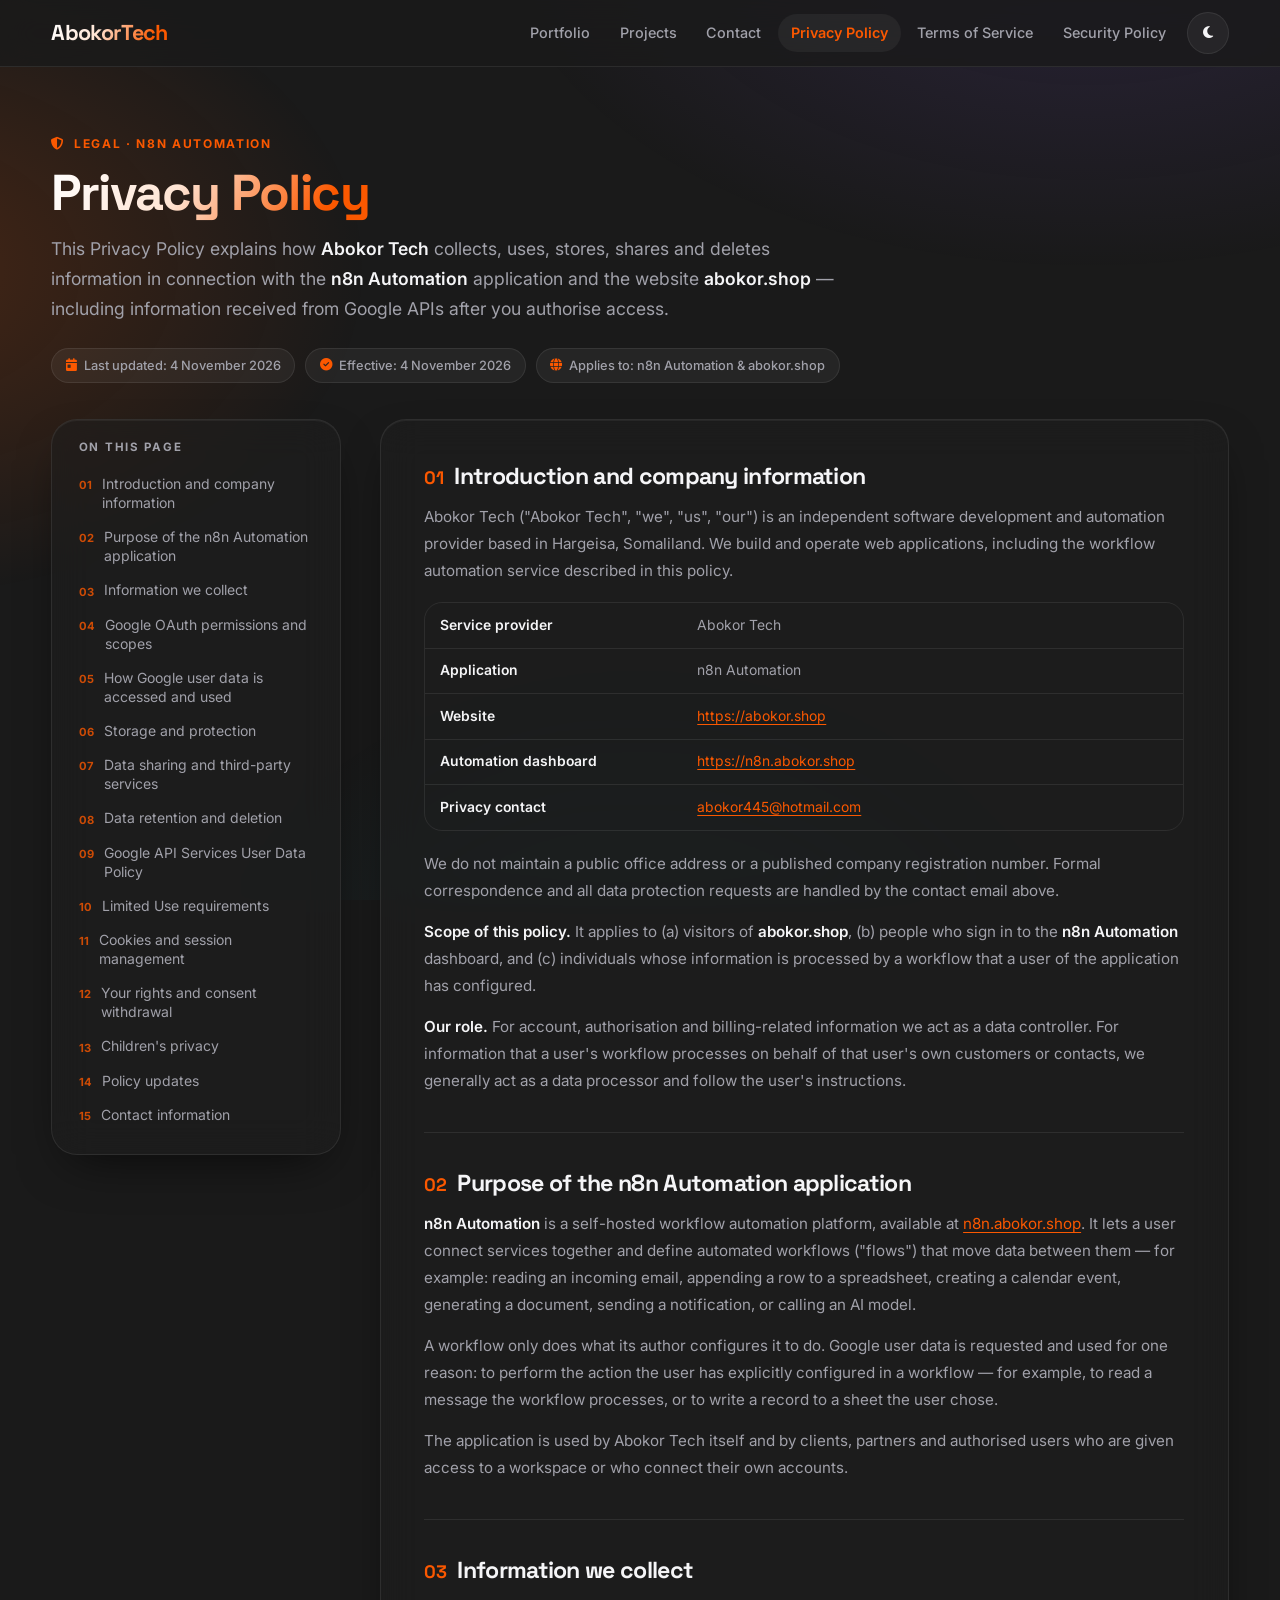
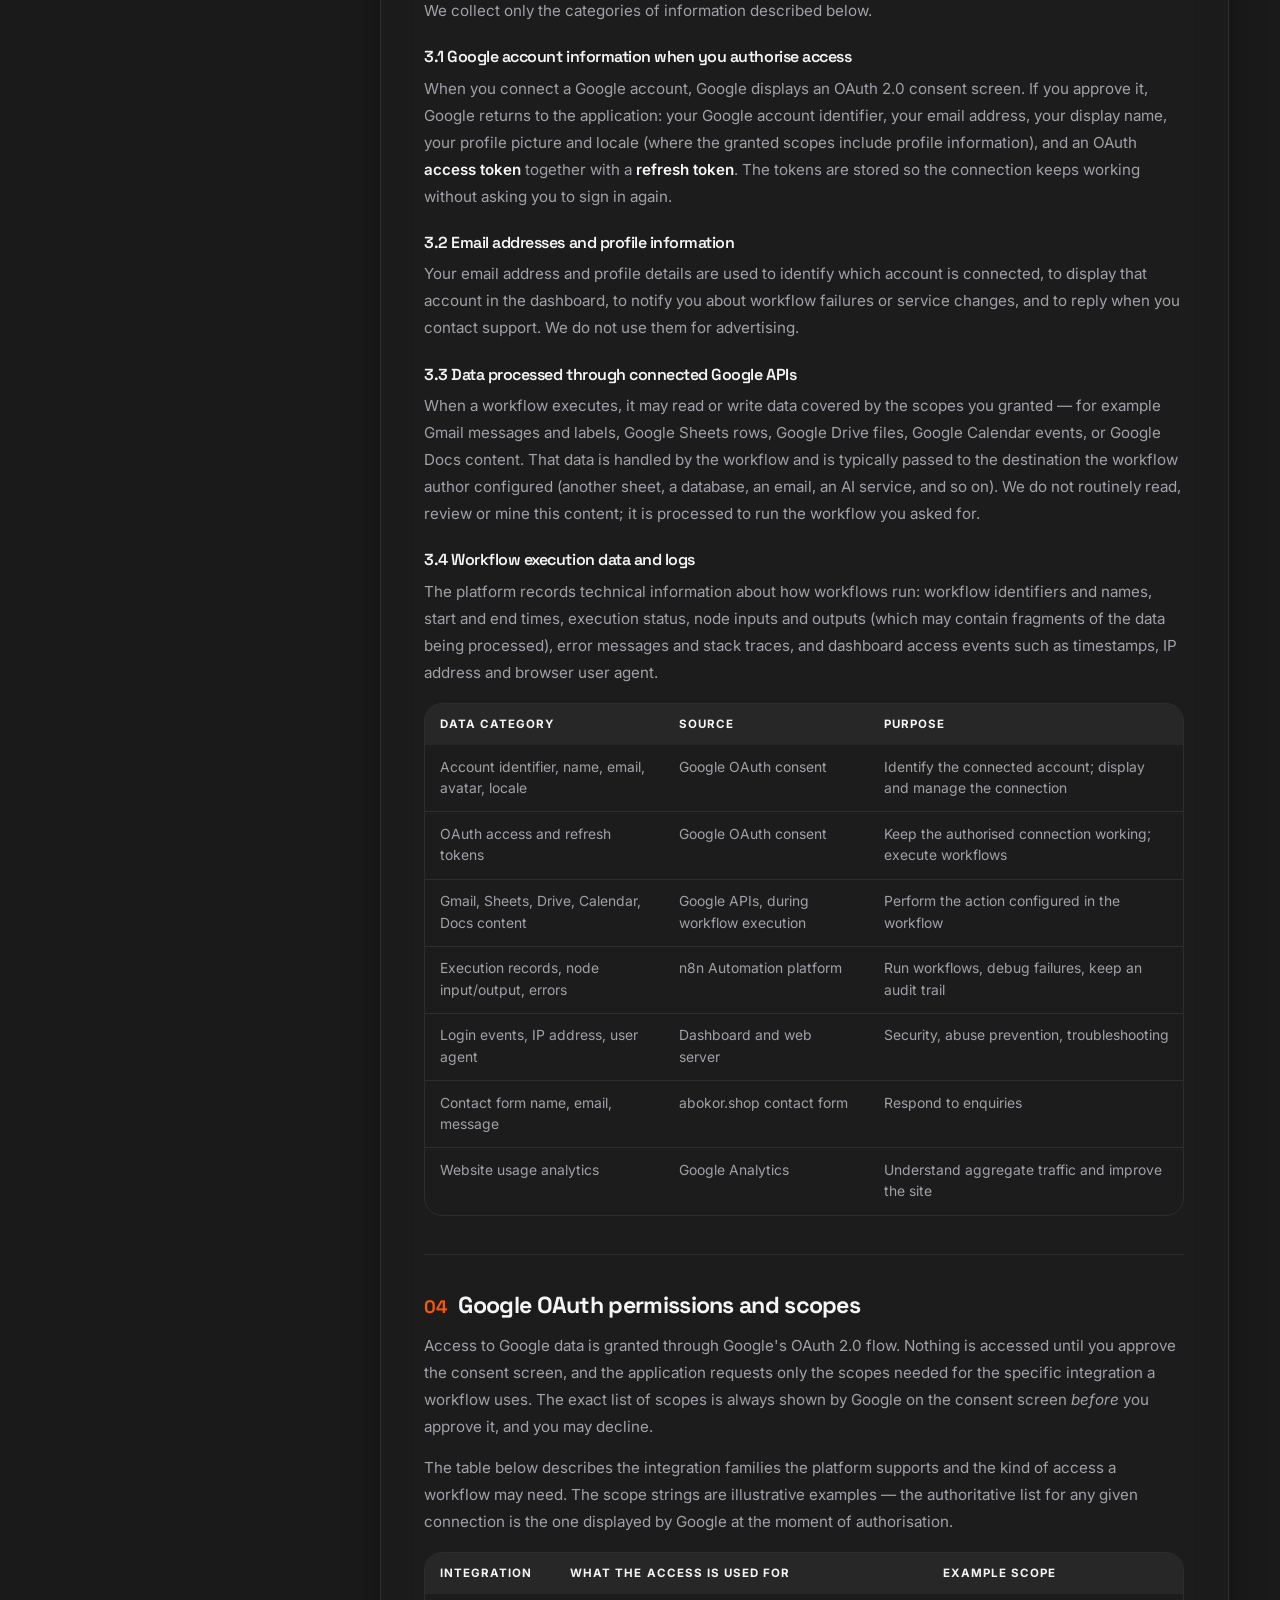
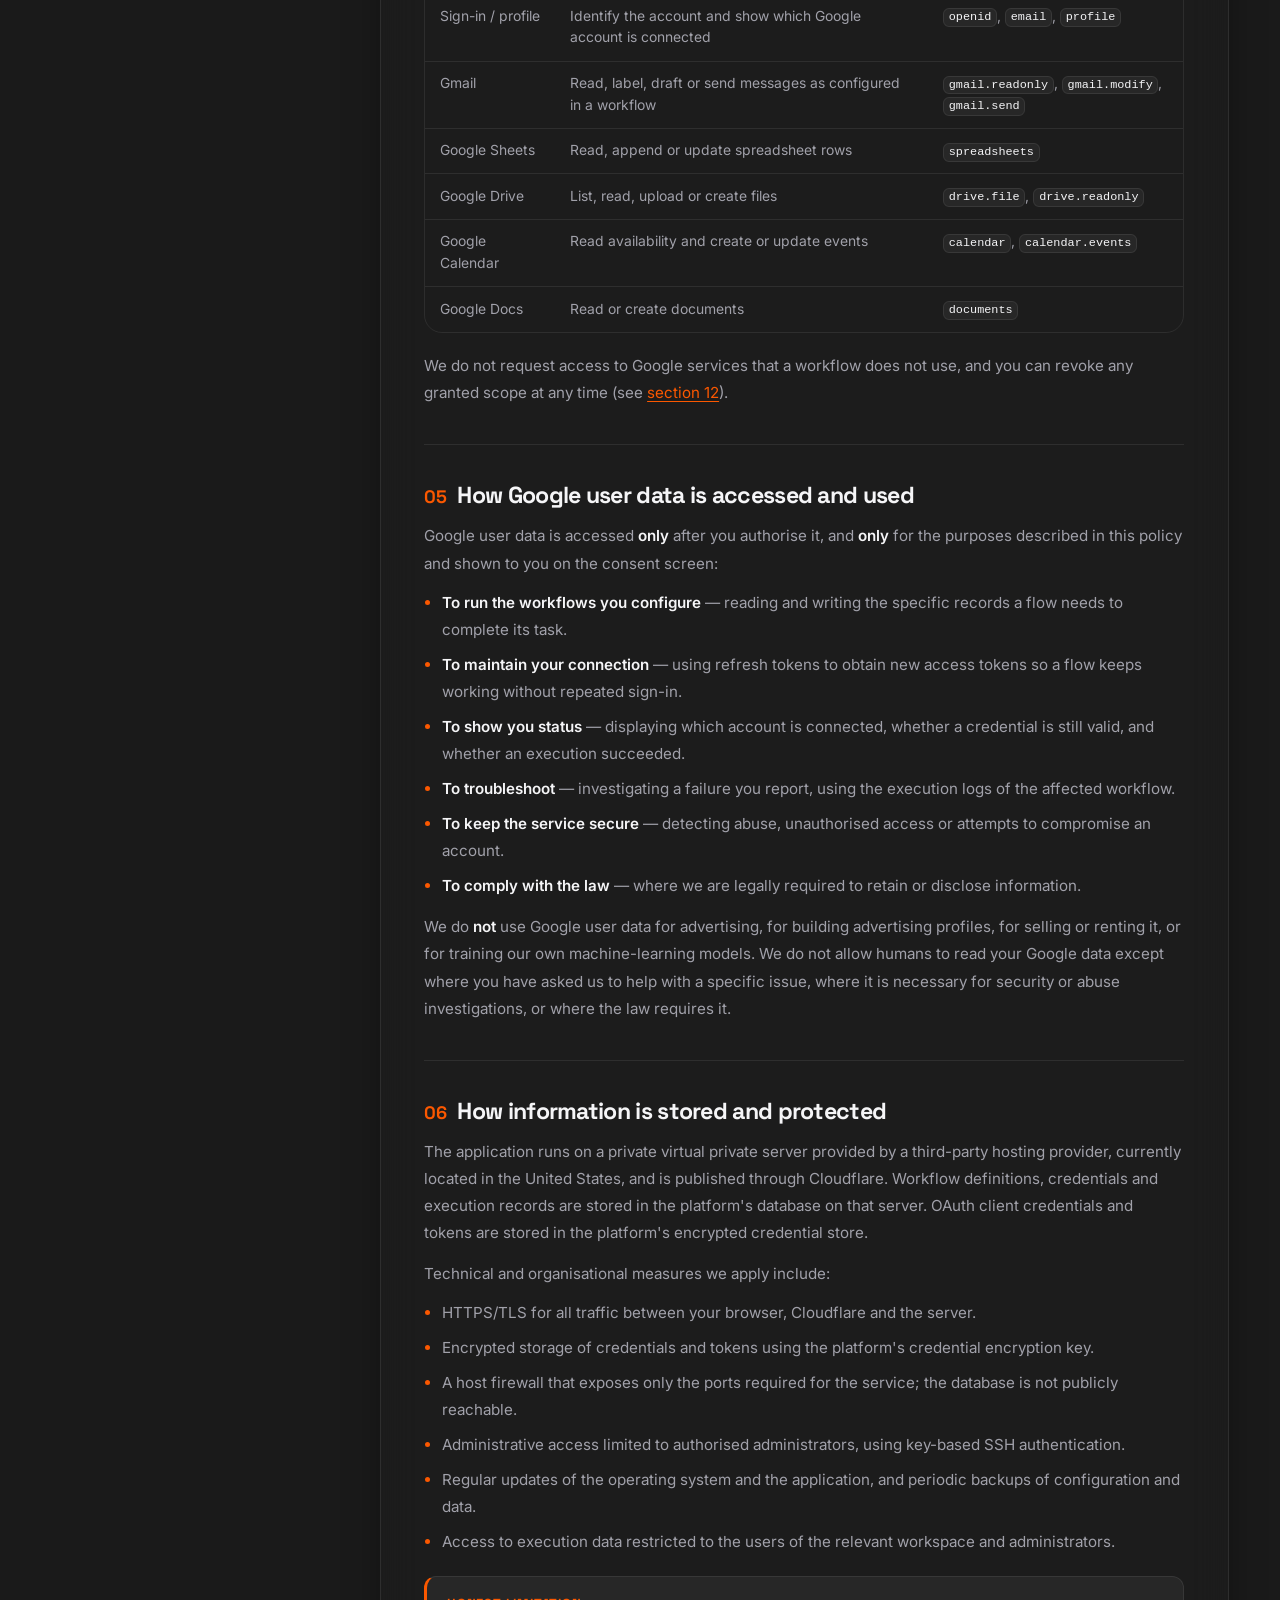
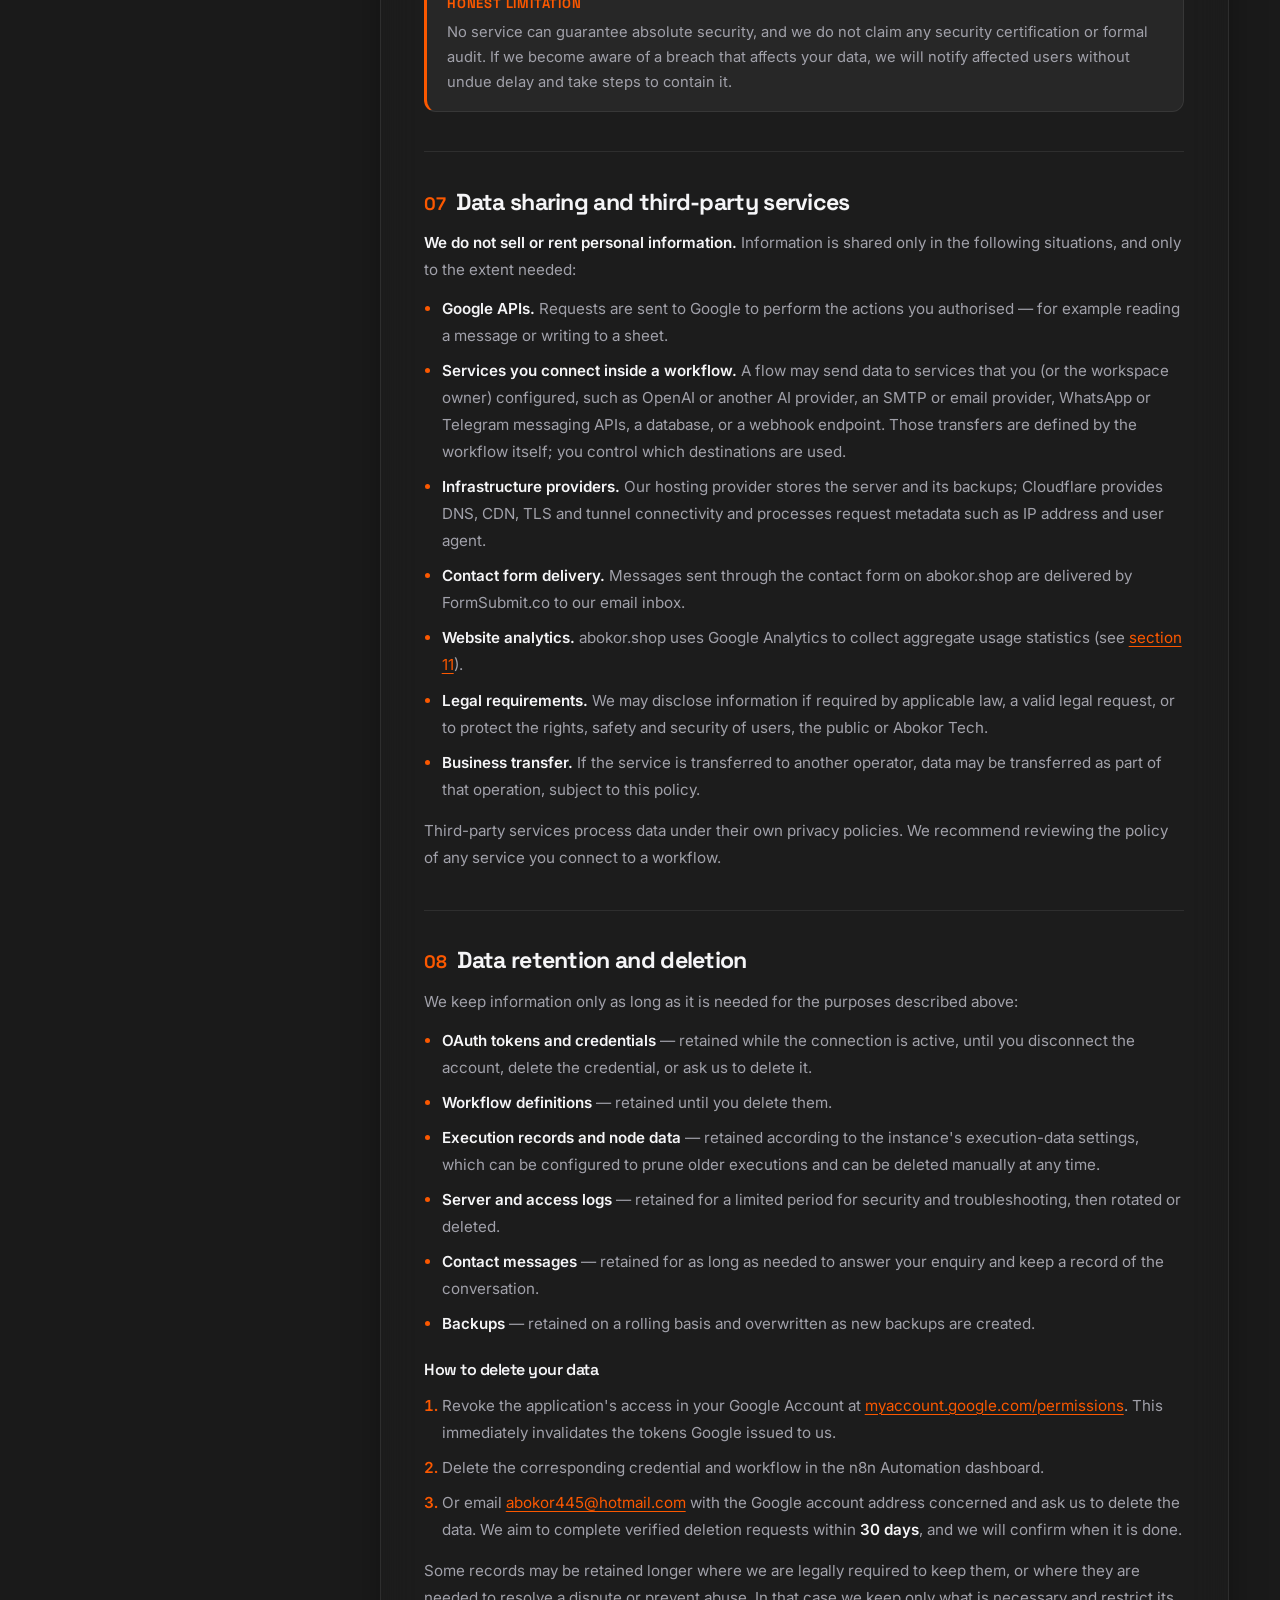
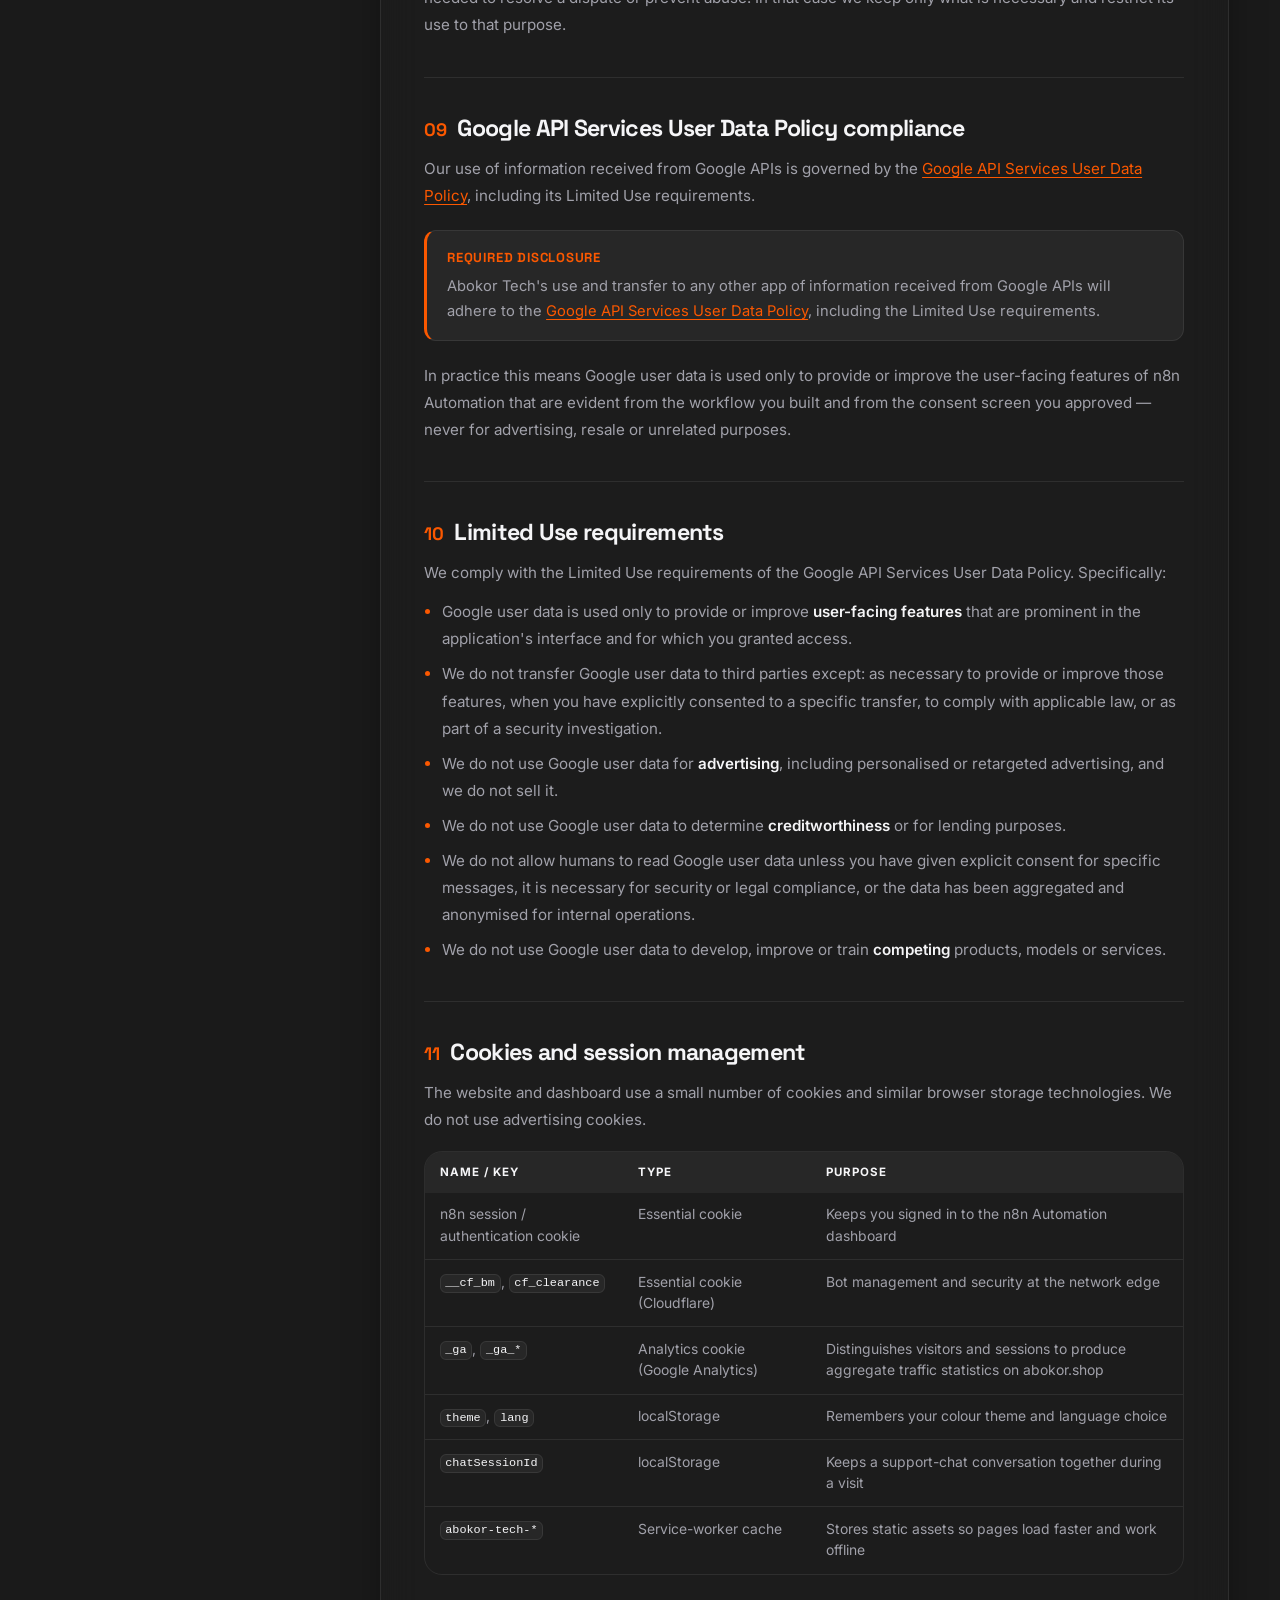
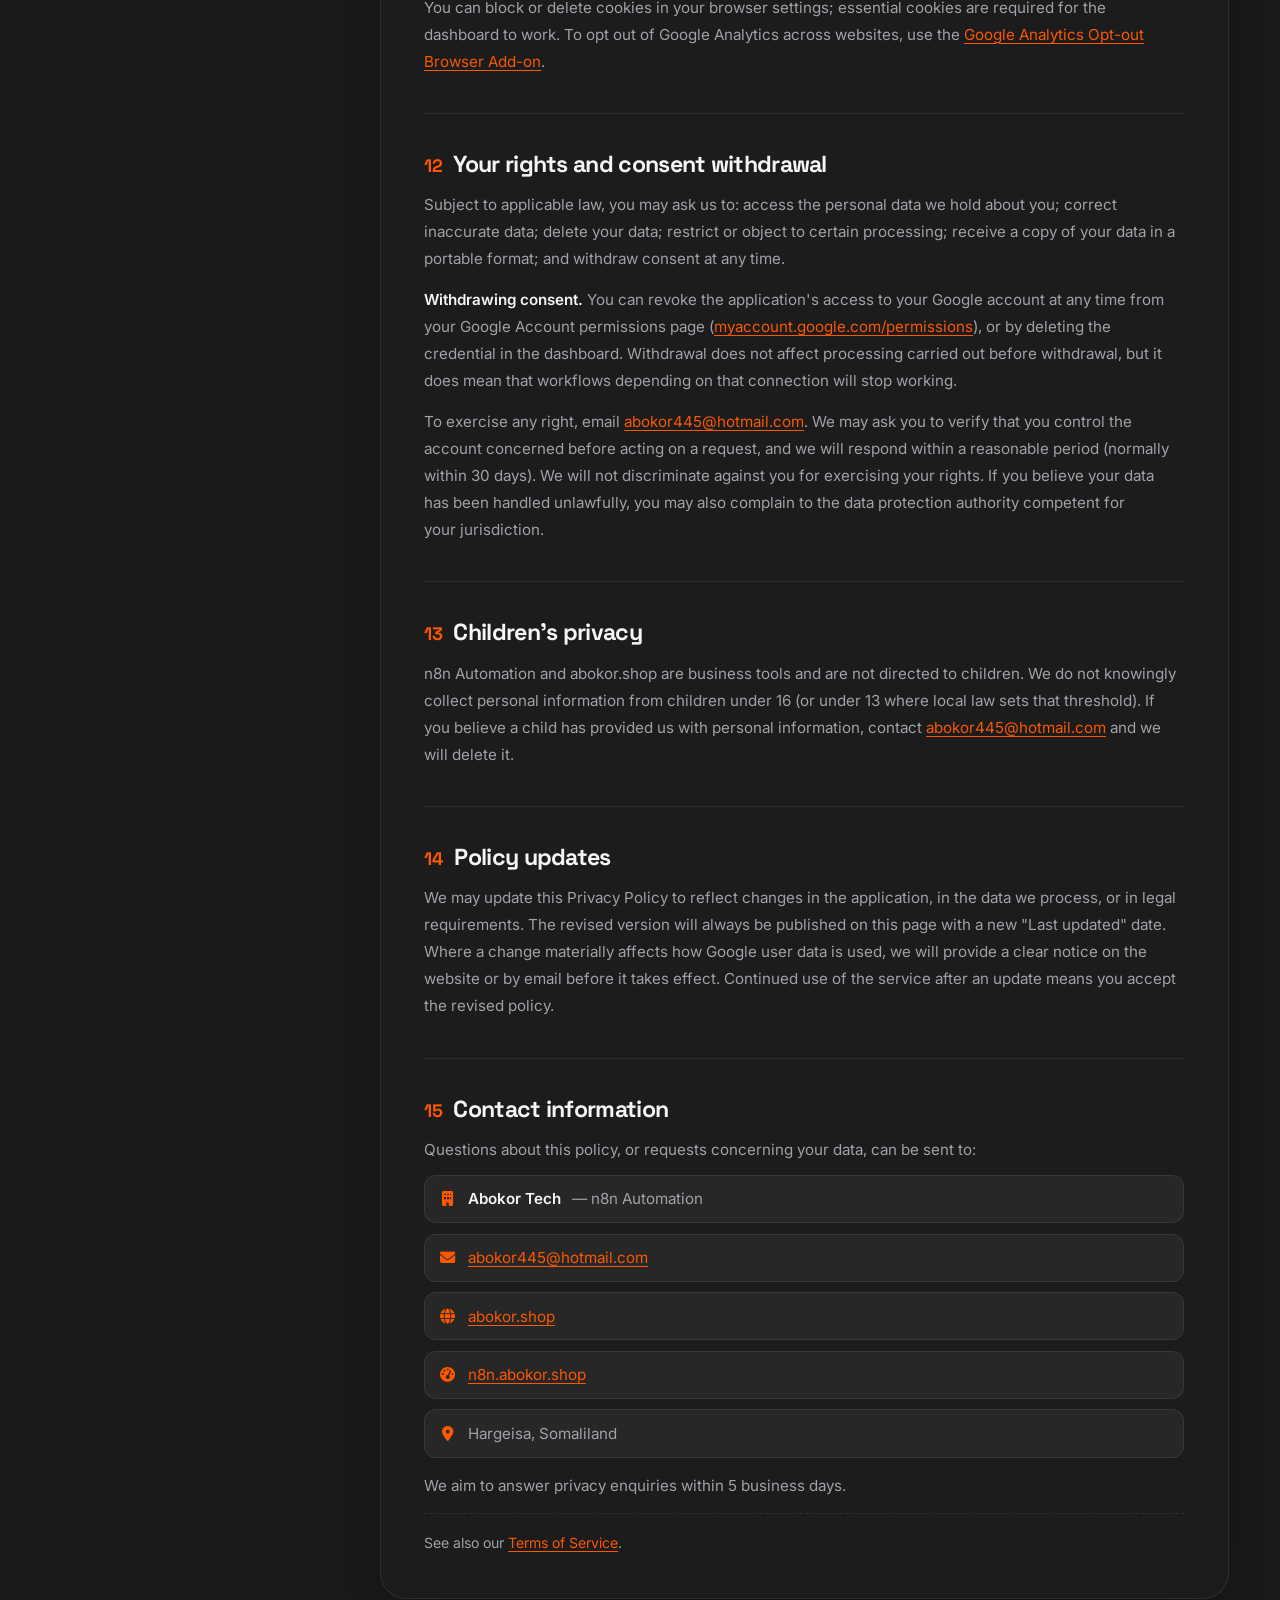
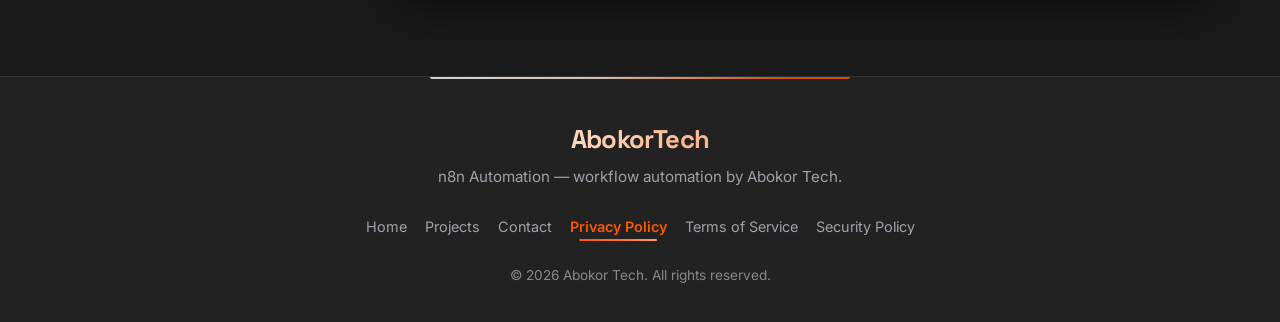
<file: privacy.html>
<!DOCTYPE html>
<html lang="en">
<head>
    <meta charset="UTF-8">
    <meta name="viewport" content="width=device-width, initial-scale=1.0">

    <title>Privacy Policy — n8n Automation | Abokor Tech</title>
    <meta name="description" content="Privacy Policy for n8n Automation by Abokor Tech. How Google user data, OAuth tokens and workflow data are collected, used, stored, shared and deleted.">
    <meta name="robots" content="index, follow, max-image-preview:large">
    <meta name="author" content="Abokor Tech">
    <meta name="theme-color" content="#1A1A1A">
    <link rel="canonical" href="https://abokor.shop/privacy">

    <!-- Open Graph -->
    <meta property="og:type" content="website">
    <meta property="og:site_name" content="Abokor Tech">
    <meta property="og:title" content="Privacy Policy — n8n Automation | Abokor Tech">
    <meta property="og:description" content="How Abokor Tech collects, uses, stores, shares and deletes data in the n8n Automation application and on abokor.shop.">
    <meta property="og:url" content="https://abokor.shop/privacy">
    <meta property="og:image" content="https://abokor.shop/preview_hero.png">

    <!-- Twitter -->
    <meta name="twitter:card" content="summary_large_image">
    <meta name="twitter:title" content="Privacy Policy — n8n Automation | Abokor Tech">
    <meta name="twitter:description" content="How Abokor Tech handles Google user data and workflow data in n8n Automation.">
    <meta name="twitter:image" content="https://abokor.shop/preview_hero.png">

    <link rel="icon" type="image/png" href="./hr.png">
    <link rel="apple-touch-icon" href="./icon-192.png">

    <link rel="preconnect" href="https://fonts.googleapis.com">
    <link rel="preconnect" href="https://fonts.gstatic.com" crossorigin>
    <link rel="preconnect" href="https://cdnjs.cloudflare.com">
    <link href="https://fonts.googleapis.com/css2?family=Inter:wght@300;400;500;600;700&family=Space+Grotesk:wght@400;500;600;700&display=swap" rel="stylesheet">
    <link rel="stylesheet" href="https://cdnjs.cloudflare.com/ajax/libs/font-awesome/6.5.2/css/all.min.css">
    <link rel="stylesheet" href="./style.css?v=5.0.0">
    <link rel="stylesheet" href="./legal.css?v=1.0.6">

    <script type="application/ld+json">
    {
      "@context": "https://schema.org",
      "@graph": [
        {
          "@type": "WebPage",
          "@id": "https://abokor.shop/privacy#webpage",
          "url": "https://abokor.shop/privacy",
          "name": "Privacy Policy — n8n Automation",
          "description": "Privacy Policy for the n8n Automation application and the abokor.shop website, operated by Abokor Tech.",
          "inLanguage": "en",
          "datePublished": "2026-11-04",
          "dateModified": "2026-11-04",
          "isPartOf": { "@id": "https://abokor.shop/#website" },
          "publisher": {
            "@type": "Organization",
            "name": "Abokor Tech",
            "url": "https://abokor.shop",
            "email": "abokor445@hotmail.com"
          }
        },
        {
          "@type": "BreadcrumbList",
          "itemListElement": [
            { "@type": "ListItem", "position": 1, "name": "Home", "item": "https://abokor.shop/" },
            { "@type": "ListItem", "position": 2, "name": "Privacy Policy", "item": "https://abokor.shop/privacy" }
          ]
        }
      ]
    }
    </script>
</head>
<body data-theme="dark">
    <a class="skip-link" href="#main">Skip to content</a>

    <header class="legal-header">
        <div class="container legal-header-inner">
            <a href="./index.html" class="brand" aria-label="Abokor Tech — home">Abokor<span>Tech</span></a>

            <nav class="legal-nav" aria-label="Primary">
                <a href="./index.html">Portfolio</a>
                <a href="./index.html#projects">Projects</a>
                <a href="./index.html#contact">Contact</a>
                <a href="./privacy.html" aria-current="page">Privacy Policy</a>
                <a href="./terms.html">Terms of Service</a>
                <a href="./security.html">Security Policy</a>
                <button class="theme-toggle" id="themeToggle" type="button" aria-label="Toggle colour theme" title="Toggle colour theme">
                    <i class="fas fa-moon" aria-hidden="true"></i>
                </button>
            </nav>
        </div>
    </header>

    <main id="main">
        <div class="container legal-hero">
            <p class="legal-eyebrow"><i class="fas fa-shield-halved" aria-hidden="true"></i> Legal · n8n Automation</p>
            <h1>Privacy Policy</h1>
            <p class="legal-lead">
                This Privacy Policy explains how <strong>Abokor Tech</strong> collects, uses, stores, shares and deletes
                information in connection with the <strong>n8n Automation</strong> application and the website
                <strong>abokor.shop</strong> — including information received from Google APIs after you authorise access.
            </p>
            <div class="legal-meta">
                <span><i class="fas fa-calendar-day" aria-hidden="true"></i> Last updated: 4 November 2026</span>
                <span><i class="fas fa-circle-check" aria-hidden="true"></i> Effective: 4 November 2026</span>
                <span><i class="fas fa-globe" aria-hidden="true"></i> Applies to: n8n Automation &amp; abokor.shop</span>
            </div>
        </div>

        <div class="container legal-layout">
            <aside class="legal-toc glass" aria-labelledby="tocTitle">
                <h2 class="toc-title" id="tocTitle">On this page</h2>
                <ol>
                    <li><a href="#introduction">Introduction and company information</a></li>
                    <li><a href="#purpose">Purpose of the n8n Automation application</a></li>
                    <li><a href="#information-collected">Information we collect</a></li>
                    <li><a href="#oauth-scopes">Google OAuth permissions and scopes</a></li>
                    <li><a href="#use-of-google-data">How Google user data is accessed and used</a></li>
                    <li><a href="#storage-security">Storage and protection</a></li>
                    <li><a href="#sharing">Data sharing and third-party services</a></li>
                    <li><a href="#retention">Data retention and deletion</a></li>
                    <li><a href="#google-policy">Google API Services User Data Policy</a></li>
                    <li><a href="#limited-use">Limited Use requirements</a></li>
                    <li><a href="#cookies">Cookies and session management</a></li>
                    <li><a href="#rights">Your rights and consent withdrawal</a></li>
                    <li><a href="#children">Children's privacy</a></li>
                    <li><a href="#changes">Policy updates</a></li>
                    <li><a href="#contact">Contact information</a></li>
                </ol>
            </aside>

            <article class="legal-content glass">
                <section id="introduction">
                    <h2><span class="num">01</span>Introduction and company information</h2>
                    <p>
                        Abokor Tech ("Abokor Tech", "we", "us", "our") is an independent software development and
                        automation provider based in Hargeisa, Somaliland. We build and operate web applications,
                        including the workflow automation service described in this policy.
                    </p>
                    <div class="table-wrap">
                        <table>
                            <caption class="sr-only">Service provider details</caption>
                            <tbody>
                                <tr><th scope="row">Service provider</th><td>Abokor Tech</td></tr>
                                <tr><th scope="row">Application</th><td>n8n Automation</td></tr>
                                <tr><th scope="row">Website</th><td><a href="https://abokor.shop">https://abokor.shop</a></td></tr>
                                <tr><th scope="row">Automation dashboard</th><td><a href="https://n8n.abokor.shop">https://n8n.abokor.shop</a></td></tr>
                                <tr><th scope="row">Privacy contact</th><td><a href="mailto:abokor445@hotmail.com">abokor445@hotmail.com</a></td></tr>
                            </tbody>
                        </table>
                    </div>
                    <p>
                        We do not maintain a public office address or a published company registration number.
                        Formal correspondence and all data protection requests are handled by the contact email above.
                    </p>
                    <p>
                        <strong>Scope of this policy.</strong> It applies to (a) visitors of <strong>abokor.shop</strong>,
                        (b) people who sign in to the <strong>n8n Automation</strong> dashboard, and (c) individuals whose
                        information is processed by a workflow that a user of the application has configured.
                    </p>
                    <p>
                        <strong>Our role.</strong> For account, authorisation and billing-related information we act as a
                        data controller. For information that a user's workflow processes on behalf of that user's own
                        customers or contacts, we generally act as a data processor and follow the user's instructions.
                    </p>
                </section>

                <section id="purpose">
                    <h2><span class="num">02</span>Purpose of the n8n Automation application</h2>
                    <p>
                        <strong>n8n Automation</strong> is a self-hosted workflow automation platform, available at
                        <a href="https://n8n.abokor.shop">n8n.abokor.shop</a>. It lets a user connect services together and
                        define automated workflows ("flows") that move data between them — for example: reading an incoming
                        email, appending a row to a spreadsheet, creating a calendar event, generating a document, sending a
                        notification, or calling an AI model.
                    </p>
                    <p>
                        A workflow only does what its author configures it to do. Google user data is requested and used
                        for one reason: to perform the action the user has explicitly configured in a workflow — for
                        example, to read a message the workflow processes, or to write a record to a sheet the user chose.
                    </p>
                    <p>
                        The application is used by Abokor Tech itself and by clients, partners and authorised users who are
                        given access to a workspace or who connect their own accounts.
                    </p>
                </section>

                <section id="information-collected">
                    <h2><span class="num">03</span>Information we collect</h2>
                    <p>We collect only the categories of information described below.</p>

                    <h3>3.1 Google account information when you authorise access</h3>
                    <p>
                        When you connect a Google account, Google displays an OAuth 2.0 consent screen. If you approve it,
                        Google returns to the application: your Google account identifier, your email address, your display
                        name, your profile picture and locale (where the granted scopes include profile information), and an
                        OAuth <strong>access token</strong> together with a <strong>refresh token</strong>. The tokens are
                        stored so the connection keeps working without asking you to sign in again.
                    </p>

                    <h3>3.2 Email addresses and profile information</h3>
                    <p>
                        Your email address and profile details are used to identify which account is connected, to display
                        that account in the dashboard, to notify you about workflow failures or service changes, and to
                        reply when you contact support. We do not use them for advertising.
                    </p>

                    <h3>3.3 Data processed through connected Google APIs</h3>
                    <p>
                        When a workflow executes, it may read or write data covered by the scopes you granted — for example
                        Gmail messages and labels, Google Sheets rows, Google Drive files, Google Calendar events, or Google
                        Docs content. That data is handled by the workflow and is typically passed to the destination the
                        workflow author configured (another sheet, a database, an email, an AI service, and so on). We do
                        not routinely read, review or mine this content; it is processed to run the workflow you asked for.
                    </p>

                    <h3>3.4 Workflow execution data and logs</h3>
                    <p>
                        The platform records technical information about how workflows run: workflow identifiers and names,
                        start and end times, execution status, node inputs and outputs (which may contain fragments of the
                        data being processed), error messages and stack traces, and dashboard access events such as
                        timestamps, IP address and browser user agent.
                    </p>

                    <div class="table-wrap">
                        <table>
                            <caption class="sr-only">Categories of data, their source and purpose</caption>
                            <thead>
                                <tr><th scope="col">Data category</th><th scope="col">Source</th><th scope="col">Purpose</th></tr>
                            </thead>
                            <tbody>
                                <tr>
                                    <td>Account identifier, name, email, avatar, locale</td>
                                    <td>Google OAuth consent</td>
                                    <td>Identify the connected account; display and manage the connection</td>
                                </tr>
                                <tr>
                                    <td>OAuth access and refresh tokens</td>
                                    <td>Google OAuth consent</td>
                                    <td>Keep the authorised connection working; execute workflows</td>
                                </tr>
                                <tr>
                                    <td>Gmail, Sheets, Drive, Calendar, Docs content</td>
                                    <td>Google APIs, during workflow execution</td>
                                    <td>Perform the action configured in the workflow</td>
                                </tr>
                                <tr>
                                    <td>Execution records, node input/output, errors</td>
                                    <td>n8n Automation platform</td>
                                    <td>Run workflows, debug failures, keep an audit trail</td>
                                </tr>
                                <tr>
                                    <td>Login events, IP address, user agent</td>
                                    <td>Dashboard and web server</td>
                                    <td>Security, abuse prevention, troubleshooting</td>
                                </tr>
                                <tr>
                                    <td>Contact form name, email, message</td>
                                    <td>abokor.shop contact form</td>
                                    <td>Respond to enquiries</td>
                                </tr>
                                <tr>
                                    <td>Website usage analytics</td>
                                    <td>Google Analytics</td>
                                    <td>Understand aggregate traffic and improve the site</td>
                                </tr>
                            </tbody>
                        </table>
                    </div>
                </section>

                <section id="oauth-scopes">
                    <h2><span class="num">04</span>Google OAuth permissions and scopes</h2>
                    <p>
                        Access to Google data is granted through Google's OAuth 2.0 flow. Nothing is accessed until you
                        approve the consent screen, and the application requests only the scopes needed for the specific
                        integration a workflow uses. The exact list of scopes is always shown by Google on the consent
                        screen <em>before</em> you approve it, and you may decline.
                    </p>
                    <p>
                        The table below describes the integration families the platform supports and the kind of access a
                        workflow may need. The scope strings are illustrative examples — the authoritative list for any
                        given connection is the one displayed by Google at the moment of authorisation.
                    </p>
                    <div class="table-wrap">
                        <table>
                            <caption class="sr-only">Google integrations and example scopes</caption>
                            <thead>
                                <tr><th scope="col">Integration</th><th scope="col">What the access is used for</th><th scope="col">Example scope</th></tr>
                            </thead>
                            <tbody>
                                <tr>
                                    <td>Sign-in / profile</td>
                                    <td>Identify the account and show which Google account is connected</td>
                                    <td><code>openid</code>, <code>email</code>, <code>profile</code></td>
                                </tr>
                                <tr>
                                    <td>Gmail</td>
                                    <td>Read, label, draft or send messages as configured in a workflow</td>
                                    <td><code>gmail.readonly</code>, <code>gmail.modify</code>, <code>gmail.send</code></td>
                                </tr>
                                <tr>
                                    <td>Google Sheets</td>
                                    <td>Read, append or update spreadsheet rows</td>
                                    <td><code>spreadsheets</code></td>
                                </tr>
                                <tr>
                                    <td>Google Drive</td>
                                    <td>List, read, upload or create files</td>
                                    <td><code>drive.file</code>, <code>drive.readonly</code></td>
                                </tr>
                                <tr>
                                    <td>Google Calendar</td>
                                    <td>Read availability and create or update events</td>
                                    <td><code>calendar</code>, <code>calendar.events</code></td>
                                </tr>
                                <tr>
                                    <td>Google Docs</td>
                                    <td>Read or create documents</td>
                                    <td><code>documents</code></td>
                                </tr>
                            </tbody>
                        </table>
                    </div>
                    <p>
                        We do not request access to Google services that a workflow does not use, and you can revoke any
                        granted scope at any time (see <a href="#rights">section 12</a>).
                    </p>
                </section>

                <section id="use-of-google-data">
                    <h2><span class="num">05</span>How Google user data is accessed and used</h2>
                    <p>
                        Google user data is accessed <strong>only</strong> after you authorise it, and <strong>only</strong>
                        for the purposes described in this policy and shown to you on the consent screen:
                    </p>
                    <ul>
                        <li><strong>To run the workflows you configure</strong> — reading and writing the specific records a flow needs to complete its task.</li>
                        <li><strong>To maintain your connection</strong> — using refresh tokens to obtain new access tokens so a flow keeps working without repeated sign-in.</li>
                        <li><strong>To show you status</strong> — displaying which account is connected, whether a credential is still valid, and whether an execution succeeded.</li>
                        <li><strong>To troubleshoot</strong> — investigating a failure you report, using the execution logs of the affected workflow.</li>
                        <li><strong>To keep the service secure</strong> — detecting abuse, unauthorised access or attempts to compromise an account.</li>
                        <li><strong>To comply with the law</strong> — where we are legally required to retain or disclose information.</li>
                    </ul>
                    <p>
                        We do <strong>not</strong> use Google user data for advertising, for building advertising profiles,
                        for selling or renting it, or for training our own machine-learning models. We do not allow humans
                        to read your Google data except where you have asked us to help with a specific issue, where it is
                        necessary for security or abuse investigations, or where the law requires it.
                    </p>
                </section>

                <section id="storage-security">
                    <h2><span class="num">06</span>How information is stored and protected</h2>
                    <p>
                        The application runs on a private virtual private server provided by a third-party hosting
                        provider, currently located in the United States, and is published through Cloudflare. Workflow
                        definitions, credentials and execution records are stored in the platform's database on that server.
                        OAuth client credentials and tokens are stored in the platform's encrypted credential store.
                    </p>
                    <p>Technical and organisational measures we apply include:</p>
                    <ul>
                        <li>HTTPS/TLS for all traffic between your browser, Cloudflare and the server.</li>
                        <li>Encrypted storage of credentials and tokens using the platform's credential encryption key.</li>
                        <li>A host firewall that exposes only the ports required for the service; the database is not publicly reachable.</li>
                        <li>Administrative access limited to authorised administrators, using key-based SSH authentication.</li>
                        <li>Regular updates of the operating system and the application, and periodic backups of configuration and data.</li>
                        <li>Access to execution data restricted to the users of the relevant workspace and administrators.</li>
                    </ul>
                    <div class="callout">
                        <span class="callout-title">Honest limitation</span>
                        <p>
                            No service can guarantee absolute security, and we do not claim any security certification or
                            formal audit. If we become aware of a breach that affects your data, we will notify affected
                            users without undue delay and take steps to contain it.
                        </p>
                    </div>
                </section>

                <section id="sharing">
                    <h2><span class="num">07</span>Data sharing and third-party services</h2>
                    <p>
                        <strong>We do not sell or rent personal information.</strong> Information is shared only in the
                        following situations, and only to the extent needed:
                    </p>
                    <ul>
                        <li>
                            <strong>Google APIs.</strong> Requests are sent to Google to perform the actions you authorised —
                            for example reading a message or writing to a sheet.
                        </li>
                        <li>
                            <strong>Services you connect inside a workflow.</strong> A flow may send data to services that
                            you (or the workspace owner) configured, such as OpenAI or another AI provider, an SMTP or email
                            provider, WhatsApp or Telegram messaging APIs, a database, or a webhook endpoint. Those
                            transfers are defined by the workflow itself; you control which destinations are used.
                        </li>
                        <li>
                            <strong>Infrastructure providers.</strong> Our hosting provider stores the server and its
                            backups; Cloudflare provides DNS, CDN, TLS and tunnel connectivity and processes request
                            metadata such as IP address and user agent.
                        </li>
                        <li>
                            <strong>Contact form delivery.</strong> Messages sent through the contact form on abokor.shop are
                            delivered by FormSubmit.co to our email inbox.
                        </li>
                        <li>
                            <strong>Website analytics.</strong> abokor.shop uses Google Analytics to collect aggregate usage
                            statistics (see <a href="#cookies">section 11</a>).
                        </li>
                        <li>
                            <strong>Legal requirements.</strong> We may disclose information if required by applicable law,
                            a valid legal request, or to protect the rights, safety and security of users, the public or
                            Abokor Tech.
                        </li>
                        <li>
                            <strong>Business transfer.</strong> If the service is transferred to another operator, data may
                            be transferred as part of that operation, subject to this policy.
                        </li>
                    </ul>
                    <p>
                        Third-party services process data under their own privacy policies. We recommend reviewing the
                        policy of any service you connect to a workflow.
                    </p>
                </section>

                <section id="retention">
                    <h2><span class="num">08</span>Data retention and deletion</h2>
                    <p>We keep information only as long as it is needed for the purposes described above:</p>
                    <ul>
                        <li><strong>OAuth tokens and credentials</strong> — retained while the connection is active, until you disconnect the account, delete the credential, or ask us to delete it.</li>
                        <li><strong>Workflow definitions</strong> — retained until you delete them.</li>
                        <li><strong>Execution records and node data</strong> — retained according to the instance's execution-data settings, which can be configured to prune older executions and can be deleted manually at any time.</li>
                        <li><strong>Server and access logs</strong> — retained for a limited period for security and troubleshooting, then rotated or deleted.</li>
                        <li><strong>Contact messages</strong> — retained for as long as needed to answer your enquiry and keep a record of the conversation.</li>
                        <li><strong>Backups</strong> — retained on a rolling basis and overwritten as new backups are created.</li>
                    </ul>
                    <h3>How to delete your data</h3>
                    <ol>
                        <li>Revoke the application's access in your Google Account at <a href="https://myaccount.google.com/permissions" rel="noopener">myaccount.google.com/permissions</a>. This immediately invalidates the tokens Google issued to us.</li>
                        <li>Delete the corresponding credential and workflow in the n8n Automation dashboard.</li>
                        <li>Or email <a href="mailto:abokor445@hotmail.com">abokor445@hotmail.com</a> with the Google account address concerned and ask us to delete the data. We aim to complete verified deletion requests within <strong>30 days</strong>, and we will confirm when it is done.</li>
                    </ol>
                    <p>
                        Some records may be retained longer where we are legally required to keep them, or where they are
                        needed to resolve a dispute or prevent abuse. In that case we keep only what is necessary and
                        restrict its use to that purpose.
                    </p>
                </section>

                <section id="google-policy">
                    <h2><span class="num">09</span>Google API Services User Data Policy compliance</h2>
                    <p>
                        Our use of information received from Google APIs is governed by the
                        <a href="https://developers.google.com/terms/api-services-user-data-policy" rel="noopener">Google API Services User Data Policy</a>,
                        including its Limited Use requirements.
                    </p>
                    <div class="callout">
                        <span class="callout-title">Required disclosure</span>
                        <p>
                            Abokor Tech's use and transfer to any other app of information received from Google APIs will
                            adhere to the <a href="https://developers.google.com/terms/api-services-user-data-policy" rel="noopener">Google API Services User Data Policy</a>,
                            including the Limited Use requirements.
                        </p>
                    </div>
                    <p>
                        In practice this means Google user data is used only to provide or improve the user-facing features
                        of n8n Automation that are evident from the workflow you built and from the consent screen you
                        approved — never for advertising, resale or unrelated purposes.
                    </p>
                </section>

                <section id="limited-use">
                    <h2><span class="num">10</span>Limited Use requirements</h2>
                    <p>We comply with the Limited Use requirements of the Google API Services User Data Policy. Specifically:</p>
                    <ul>
                        <li>Google user data is used only to provide or improve <strong>user-facing features</strong> that are prominent in the application's interface and for which you granted access.</li>
                        <li>We do not transfer Google user data to third parties except: as necessary to provide or improve those features, when you have explicitly consented to a specific transfer, to comply with applicable law, or as part of a security investigation.</li>
                        <li>We do not use Google user data for <strong>advertising</strong>, including personalised or retargeted advertising, and we do not sell it.</li>
                        <li>We do not use Google user data to determine <strong>creditworthiness</strong> or for lending purposes.</li>
                        <li>We do not allow humans to read Google user data unless you have given explicit consent for specific messages, it is necessary for security or legal compliance, or the data has been aggregated and anonymised for internal operations.</li>
                        <li>We do not use Google user data to develop, improve or train <strong>competing</strong> products, models or services.</li>
                    </ul>
                </section>

                <section id="cookies">
                    <h2><span class="num">11</span>Cookies and session management</h2>
                    <p>
                        The website and dashboard use a small number of cookies and similar browser storage technologies.
                        We do not use advertising cookies.
                    </p>
                    <div class="table-wrap">
                        <table>
                            <caption class="sr-only">Cookies and browser storage</caption>
                            <thead>
                                <tr><th scope="col">Name / key</th><th scope="col">Type</th><th scope="col">Purpose</th></tr>
                            </thead>
                            <tbody>
                                <tr>
                                    <td>n8n session / authentication cookie</td>
                                    <td>Essential cookie</td>
                                    <td>Keeps you signed in to the n8n Automation dashboard</td>
                                </tr>
                                <tr>
                                    <td><code>__cf_bm</code>, <code>cf_clearance</code></td>
                                    <td>Essential cookie (Cloudflare)</td>
                                    <td>Bot management and security at the network edge</td>
                                </tr>
                                <tr>
                                    <td><code>_ga</code>, <code>_ga_*</code></td>
                                    <td>Analytics cookie (Google Analytics)</td>
                                    <td>Distinguishes visitors and sessions to produce aggregate traffic statistics on abokor.shop</td>
                                </tr>
                                <tr>
                                    <td><code>theme</code>, <code>lang</code></td>
                                    <td>localStorage</td>
                                    <td>Remembers your colour theme and language choice</td>
                                </tr>
                                <tr>
                                    <td><code>chatSessionId</code></td>
                                    <td>localStorage</td>
                                    <td>Keeps a support-chat conversation together during a visit</td>
                                </tr>
                                <tr>
                                    <td><code>abokor-tech-*</code></td>
                                    <td>Service-worker cache</td>
                                    <td>Stores static assets so pages load faster and work offline</td>
                                </tr>
                            </tbody>
                        </table>
                    </div>
                    <p>
                        You can block or delete cookies in your browser settings; essential cookies are required for the
                        dashboard to work. To opt out of Google Analytics across websites, use the
                        <a href="https://tools.google.com/dlpage/gaoptout" rel="noopener">Google Analytics Opt-out Browser Add-on</a>.
                    </p>
                </section>

                <section id="rights">
                    <h2><span class="num">12</span>Your rights and consent withdrawal</h2>
                    <p>
                        Subject to applicable law, you may ask us to: access the personal data we hold about you; correct
                        inaccurate data; delete your data; restrict or object to certain processing; receive a copy of your
                        data in a portable format; and withdraw consent at any time.
                    </p>
                    <p>
                        <strong>Withdrawing consent.</strong> You can revoke the application's access to your Google account
                        at any time from your Google Account permissions page
                        (<a href="https://myaccount.google.com/permissions" rel="noopener">myaccount.google.com/permissions</a>),
                        or by deleting the credential in the dashboard. Withdrawal does not affect processing carried out
                        before withdrawal, but it does mean that workflows depending on that connection will stop working.
                    </p>
                    <p>
                        To exercise any right, email <a href="mailto:abokor445@hotmail.com">abokor445@hotmail.com</a>. We may
                        ask you to verify that you control the account concerned before acting on a request, and we will
                        respond within a reasonable period (normally within 30 days). We will not discriminate against you
                        for exercising your rights. If you believe your data has been handled unlawfully, you may also
                        complain to the data protection authority competent for your jurisdiction.
                    </p>
                </section>

                <section id="children">
                    <h2><span class="num">13</span>Children's privacy</h2>
                    <p>
                        n8n Automation and abokor.shop are business tools and are not directed to children. We do not
                        knowingly collect personal information from children under 16 (or under 13 where local law sets that
                        threshold). If you believe a child has provided us with personal information, contact
                        <a href="mailto:abokor445@hotmail.com">abokor445@hotmail.com</a> and we will delete it.
                    </p>
                </section>

                <section id="changes">
                    <h2><span class="num">14</span>Policy updates</h2>
                    <p>
                        We may update this Privacy Policy to reflect changes in the application, in the data we process, or
                        in legal requirements. The revised version will always be published on this page with a new
                        "Last updated" date. Where a change materially affects how Google user data is used, we will provide
                        a clear notice on the website or by email before it takes effect. Continued use of the service after
                        an update means you accept the revised policy.
                    </p>
                </section>

                <section id="contact">
                    <h2><span class="num">15</span>Contact information</h2>
                    <p>Questions about this policy, or requests concerning your data, can be sent to:</p>
                    <ul class="contact-list">
                        <li><i class="fas fa-building" aria-hidden="true"></i> <strong>Abokor Tech</strong> — n8n Automation</li>
                        <li><i class="fas fa-envelope" aria-hidden="true"></i> <a href="mailto:abokor445@hotmail.com">abokor445@hotmail.com</a></li>
                        <li><i class="fas fa-globe" aria-hidden="true"></i> <a href="https://abokor.shop">abokor.shop</a></li>
                        <li><i class="fas fa-gauge-high" aria-hidden="true"></i> <a href="https://n8n.abokor.shop">n8n.abokor.shop</a></li>
                        <li><i class="fas fa-location-dot" aria-hidden="true"></i> Hargeisa, Somaliland</li>
                    </ul>
                    <p>We aim to answer privacy enquiries within 5 business days.</p>
                    <p class="legal-note">
                        See also our <a href="./terms.html">Terms of Service</a>.
                    </p>
                </section>
            </article>
        </div>
    </main>

    <footer>
        <div class="container">
            <div class="footer-brand">Abokor<span>Tech</span></div>
            <p class="footer-tagline">n8n Automation — workflow automation by Abokor Tech.</p>
            <nav class="footer-nav" aria-label="Footer">
                <a href="./index.html">Home</a>
                <a href="./index.html#projects">Projects</a>
                <a href="./index.html#contact">Contact</a>
                <a href="./privacy.html" aria-current="page">Privacy Policy</a>
                <a href="./terms.html">Terms of Service</a>
                <a href="./security.html">Security Policy</a>
            </nav>
            <p class="footer-copy">&copy; <span id="year">2026</span> Abokor Tech. All rights reserved.</p>
        </div>
    </footer>

    <script>
        (function () {
            try {
                var saved = localStorage.getItem('theme');
                if (saved === 'light' || saved === 'dark') {
                    document.body.setAttribute('data-theme', saved);
                }
            } catch (e) { /* storage unavailable */ }

            var btn = document.getElementById('themeToggle');
            if (btn) {
                var sync = function () {
                    var dark = document.body.getAttribute('data-theme') !== 'light';
                    btn.innerHTML = dark
                        ? '<i class="fas fa-moon" aria-hidden="true"></i>'
                        : '<i class="fas fa-sun" aria-hidden="true"></i>';
                    btn.setAttribute('aria-label', dark ? 'Switch to light theme' : 'Switch to dark theme');
                };
                btn.addEventListener('click', function () {
                    var next = document.body.getAttribute('data-theme') === 'light' ? 'dark' : 'light';
                    document.body.setAttribute('data-theme', next);
                    try { localStorage.setItem('theme', next); } catch (e) { /* ignore */ }
                    sync();
                });
                sync();
            }
        })();
    </script>
</body>
</html>
</file>
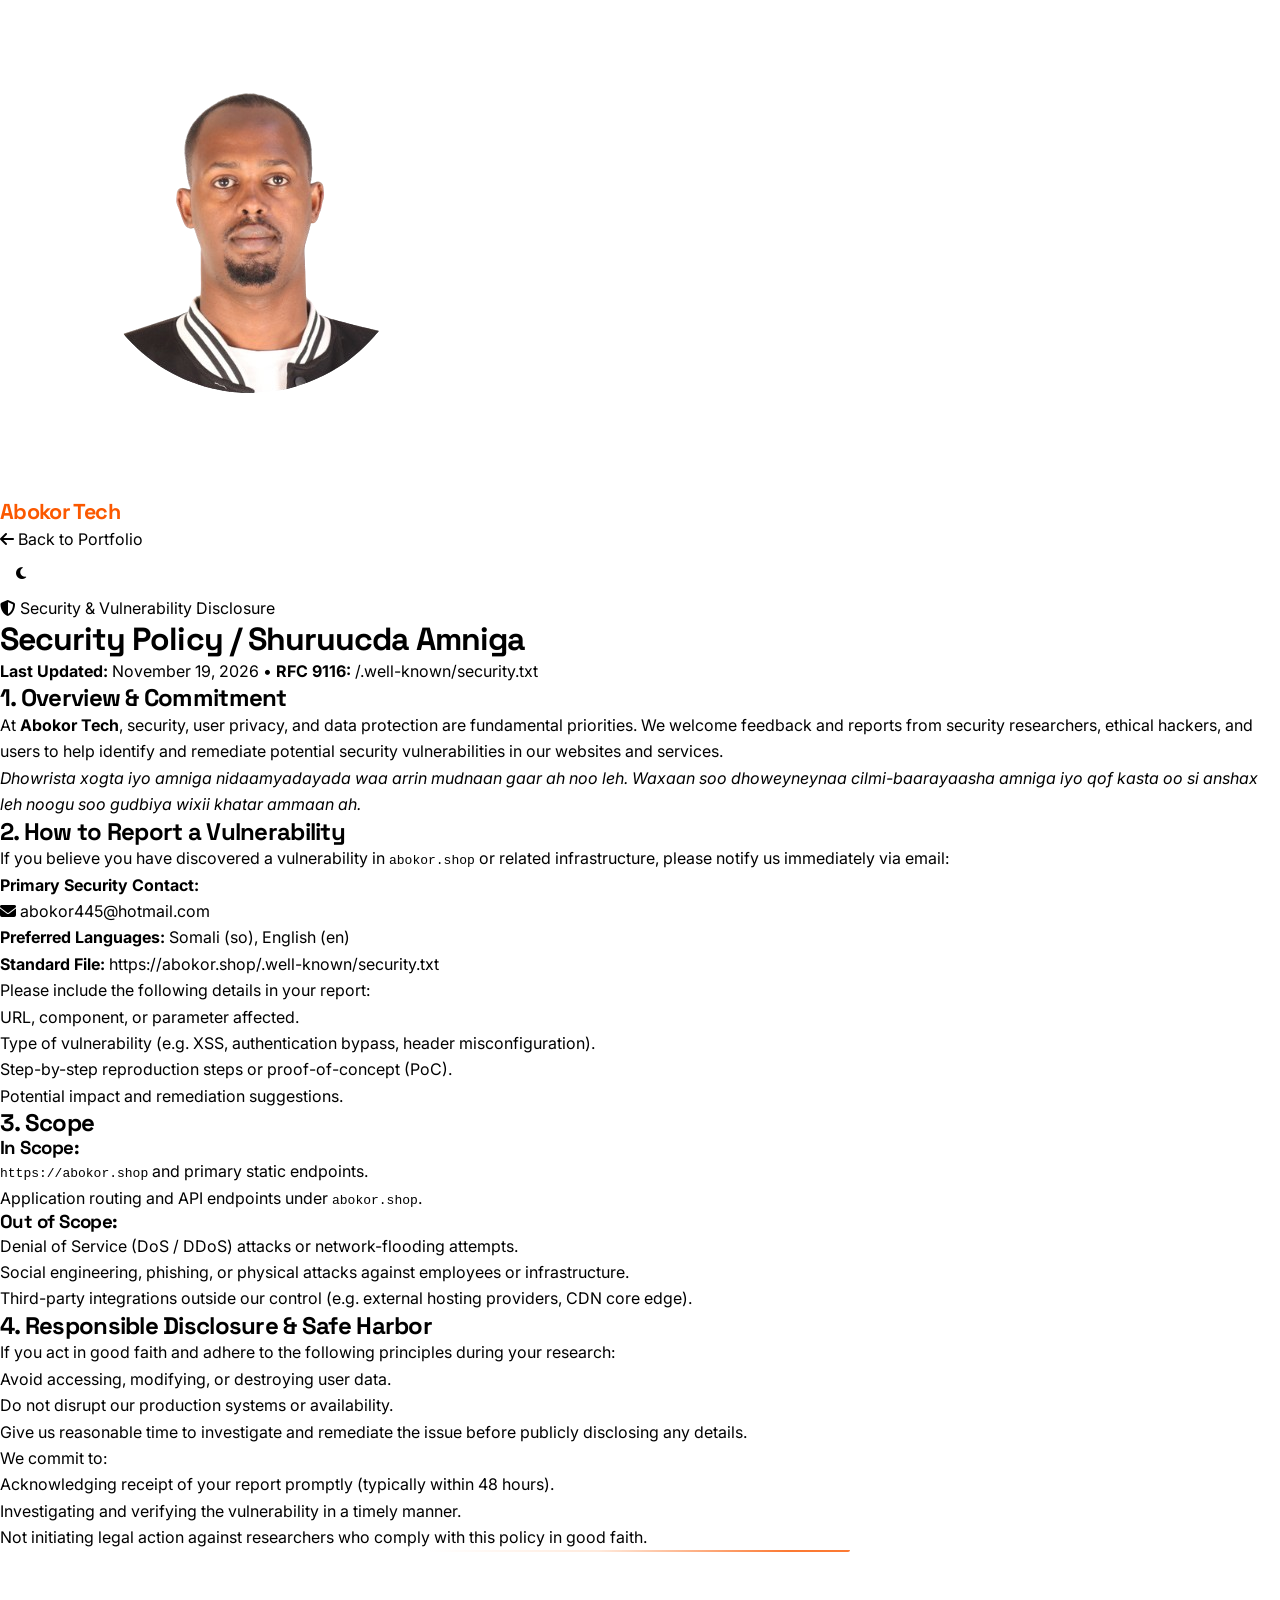
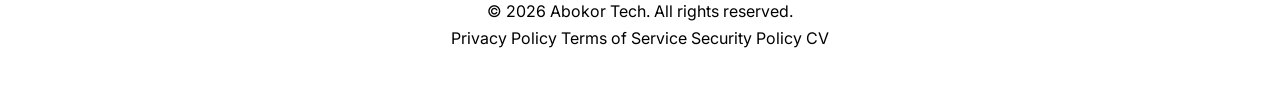
<file: security.html>
<!DOCTYPE html>
<html lang="en">
<head>
    <meta charset="UTF-8">
    <meta name="viewport" content="width=device-width, initial-scale=1.0">

    <title>Security Policy &amp; Vulnerability Disclosure | Abokor Tech</title>
    <meta name="description" content="Security and Vulnerability Disclosure Policy for abokor.shop and Abokor Tech systems. Responsible disclosure guidelines and contact details.">
    <meta name="robots" content="index, follow, max-image-preview:large">
    <meta name="author" content="Abokor Tech">
    <meta name="theme-color" content="#1A1A1A">
    <link rel="canonical" href="https://abokor.shop/security">

    <!-- Open Graph -->
    <meta property="og:type" content="website">
    <meta property="og:site_name" content="Abokor Tech">
    <meta property="og:title" content="Security Policy &amp; Vulnerability Disclosure | Abokor Tech">
    <meta property="og:description" content="Guidelines for reporting security vulnerabilities to Abokor Tech responsibly.">
    <meta property="og:url" content="https://abokor.shop/security">
    <meta property="og:image" content="https://abokor.shop/preview_hero.png">

    <!-- Twitter -->
    <meta name="twitter:card" content="summary_large_image">
    <meta name="twitter:title" content="Security Policy &amp; Vulnerability Disclosure | Abokor Tech">
    <meta name="twitter:description" content="Guidelines for reporting security vulnerabilities to Abokor Tech responsibly.">
    <meta name="twitter:image" content="https://abokor.shop/preview_hero.png">

    <link rel="icon" type="image/png" href="./hr.png">
    <link rel="apple-touch-icon" href="./icon-192.png">

    <link rel="preconnect" href="https://fonts.googleapis.com">
    <link rel="preconnect" href="https://fonts.gstatic.com" crossorigin>
    <link rel="preconnect" href="https://cdnjs.cloudflare.com">
    <link href="https://fonts.googleapis.com/css2?family=Inter:wght@300;400;500;600;700&family=Space+Grotesk:wght@400;500;600;700&display=swap" rel="stylesheet">
    <link rel="stylesheet" href="https://cdnjs.cloudflare.com/ajax/libs/font-awesome/6.5.2/css/all.min.css">
    <link rel="stylesheet" href="./style.css?v=5.0.0">
    <link rel="stylesheet" href="./legal.css?v=1.0.6">

    <script type="application/ld+json">
    {
      "@context": "https://schema.org",
      "@graph": [
        {
          "@type": "WebPage",
          "@id": "https://abokor.shop/security#webpage",
          "url": "https://abokor.shop/security",
          "name": "Security & Vulnerability Disclosure Policy",
          "description": "Security and vulnerability disclosure policy for Abokor Tech.",
          "inLanguage": "en",
          "datePublished": "2026-11-19",
          "dateModified": "2026-11-19"
        }
      ]
    }
    </script>
</head>
<body>
    <header class="legal-header">
        <div class="legal-container header-inner">
            <a href="./" class="brand">
                <img src="./hr.png" alt="Abokor Tech Logo" class="brand-avatar">
                <span class="brand-name">Abokor Tech</span>
            </a>
            <div class="header-actions">
                <a href="./" class="nav-link"><i class="fas fa-arrow-left"></i> Back to Portfolio</a>
                <button type="button" class="theme-toggle" id="themeToggle" aria-label="Toggle theme">
                    <i class="fas fa-moon"></i>
                </button>
            </div>
        </div>
    </header>

    <main class="legal-main">
        <div class="legal-container">
            <header class="doc-header">
                <div class="doc-badge"><i class="fas fa-shield-halved"></i> Security &amp; Vulnerability Disclosure</div>
                <h1 class="doc-title">Security Policy / Shuruucda Amniga</h1>
                <p class="doc-meta">
                    <strong>Last Updated:</strong> November 19, 2026 &bull;
                    <strong>RFC 9116:</strong> <a href="./.well-known/security.txt">/.well-known/security.txt</a>
                </p>
            </header>

            <article class="doc-content">
                <section class="doc-section">
                    <h2>1. Overview &amp; Commitment</h2>
                    <p>At <strong>Abokor Tech</strong>, security, user privacy, and data protection are fundamental priorities. We welcome feedback and reports from security researchers, ethical hackers, and users to help identify and remediate potential security vulnerabilities in our websites and services.</p>
                    <p lang="so"><em>Dhowrista xogta iyo amniga nidaamyadayada waa arrin mudnaan gaar ah noo leh. Waxaan soo dhoweyneynaa cilmi-baarayaasha amniga iyo qof kasta oo si anshax leh noogu soo gudbiya wixii khatar ammaan ah.</em></p>
                </section>

                <section class="doc-section">
                    <h2>2. How to Report a Vulnerability</h2>
                    <p>If you believe you have discovered a vulnerability in <code>abokor.shop</code> or related infrastructure, please notify us immediately via email:</p>
                    <div class="info-card">
                        <p><strong>Primary Security Contact:</strong></p>
                        <p><i class="fas fa-envelope"></i> <a href="mailto:abokor445@hotmail.com">abokor445@hotmail.com</a></p>
                        <p><strong>Preferred Languages:</strong> Somali (so), English (en)</p>
                        <p><strong>Standard File:</strong> <a href="./.well-known/security.txt">https://abokor.shop/.well-known/security.txt</a></p>
                    </div>
                    <p>Please include the following details in your report:</p>
                    <ul>
                        <li>URL, component, or parameter affected.</li>
                        <li>Type of vulnerability (e.g. XSS, authentication bypass, header misconfiguration).</li>
                        <li>Step-by-step reproduction steps or proof-of-concept (PoC).</li>
                        <li>Potential impact and remediation suggestions.</li>
                    </ul>
                </section>

                <section class="doc-section">
                    <h2>3. Scope</h2>
                    <h3>In Scope:</h3>
                    <ul>
                        <li><code>https://abokor.shop</code> and primary static endpoints.</li>
                        <li>Application routing and API endpoints under <code>abokor.shop</code>.</li>
                    </ul>
                    <h3>Out of Scope:</h3>
                    <ul>
                        <li>Denial of Service (DoS / DDoS) attacks or network-flooding attempts.</li>
                        <li>Social engineering, phishing, or physical attacks against employees or infrastructure.</li>
                        <li>Third-party integrations outside our control (e.g. external hosting providers, CDN core edge).</li>
                    </ul>
                </section>

                <section class="doc-section">
                    <h2>4. Responsible Disclosure &amp; Safe Harbor</h2>
                    <p>If you act in good faith and adhere to the following principles during your research:</p>
                    <ul>
                        <li>Avoid accessing, modifying, or destroying user data.</li>
                        <li>Do not disrupt our production systems or availability.</li>
                        <li>Give us reasonable time to investigate and remediate the issue before publicly disclosing any details.</li>
                    </ul>
                    <p>We commit to:</p>
                    <ul>
                        <li>Acknowledging receipt of your report promptly (typically within 48 hours).</li>
                        <li>Investigating and verifying the vulnerability in a timely manner.</li>
                        <li>Not initiating legal action against researchers who comply with this policy in good faith.</li>
                    </ul>
                </section>
            </article>
        </div>
    </main>

    <footer class="legal-footer">
        <div class="legal-container footer-inner">
            <p>&copy; 2026 Abokor Tech. All rights reserved.</p>
            <div class="footer-links">
                <a href="./privacy">Privacy Policy</a>
                <a href="./terms">Terms of Service</a>
                <a href="./security">Security Policy</a>
                <a href="./cv.html">CV</a>
            </div>
        </div>
    </footer>

    <script>
        (function () {
            try {
                var saved = localStorage.getItem('theme');
                if (saved === 'light' || saved === 'dark') {
                    document.body.setAttribute('data-theme', saved);
                }
            } catch (e) { }

            var btn = document.getElementById('themeToggle');
            if (!btn) return;
            btn.addEventListener('click', function () {
                var current = document.body.getAttribute('data-theme') || 'dark';
                var next = current === 'dark' ? 'light' : 'dark';
                document.body.setAttribute('data-theme', next);
                try { localStorage.setItem('theme', next); } catch (e) { }
            });
        })();
    </script>
</body>
</html>
</file>
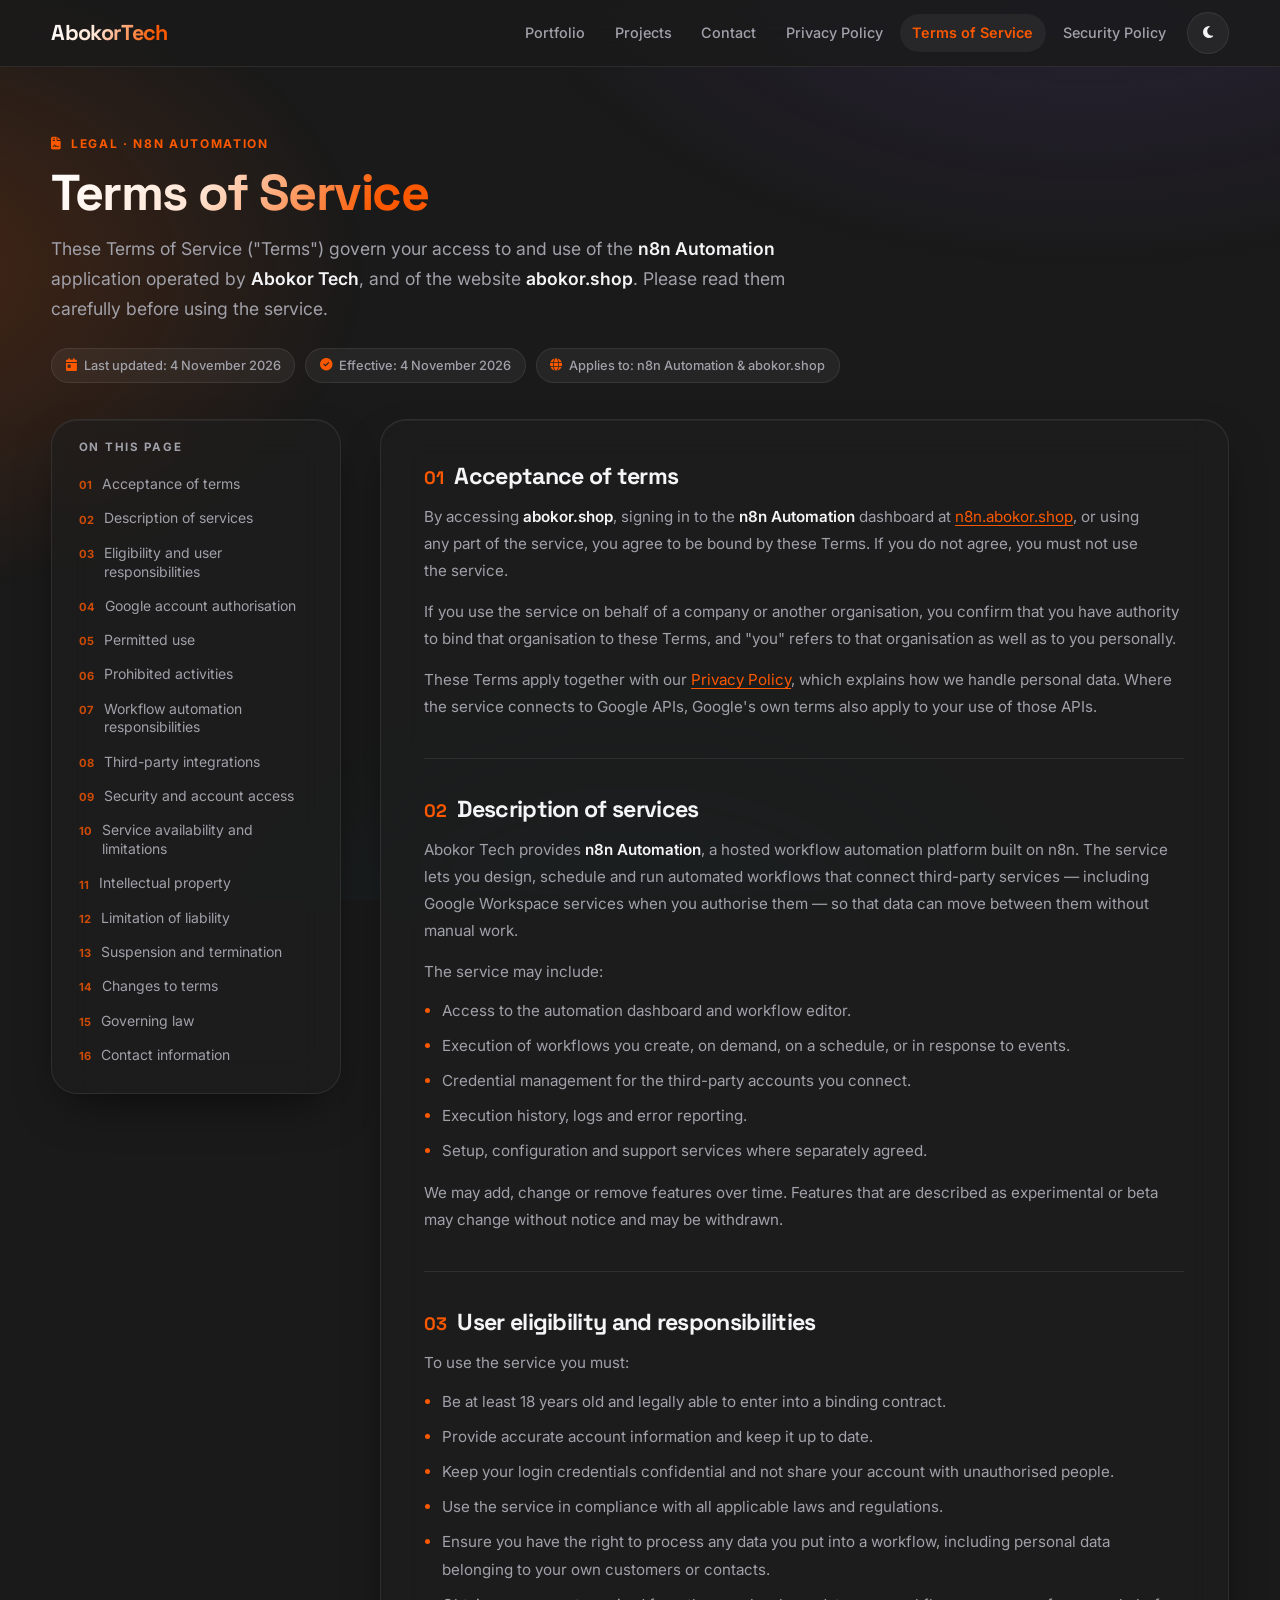
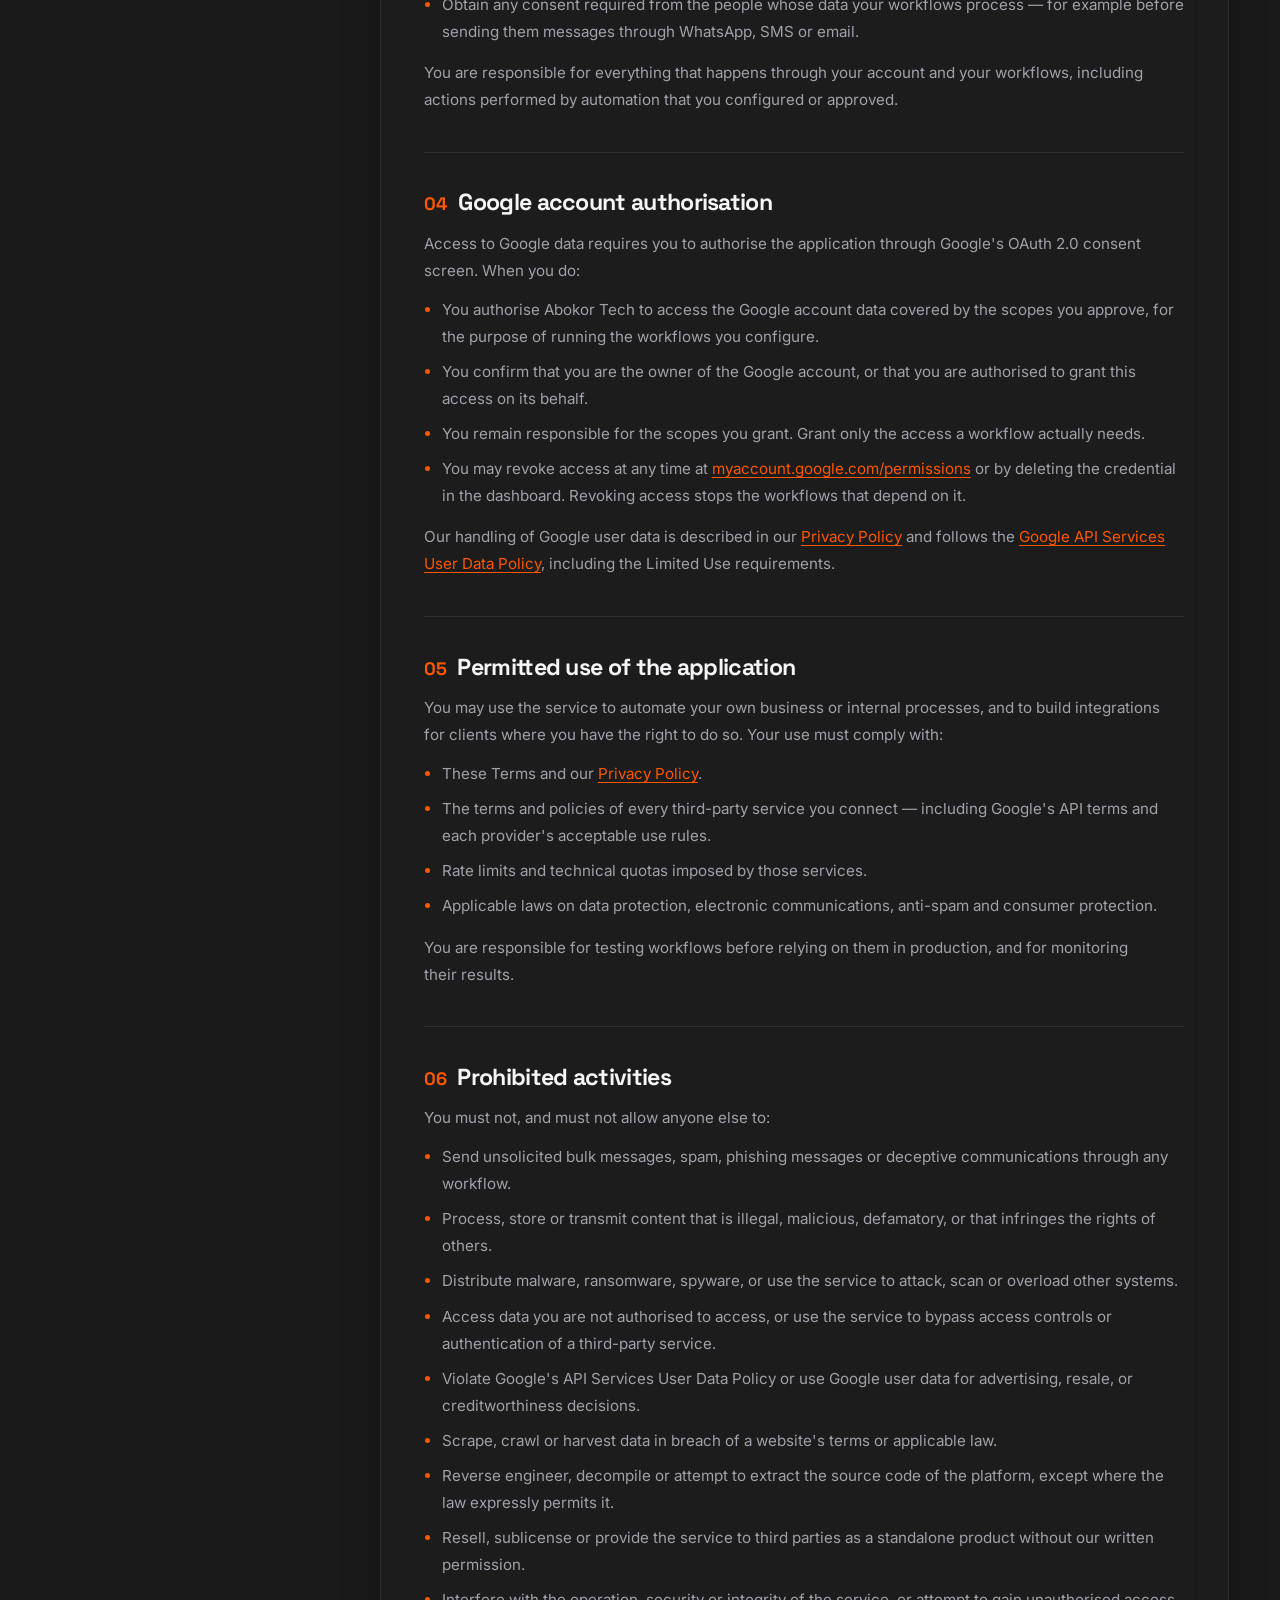
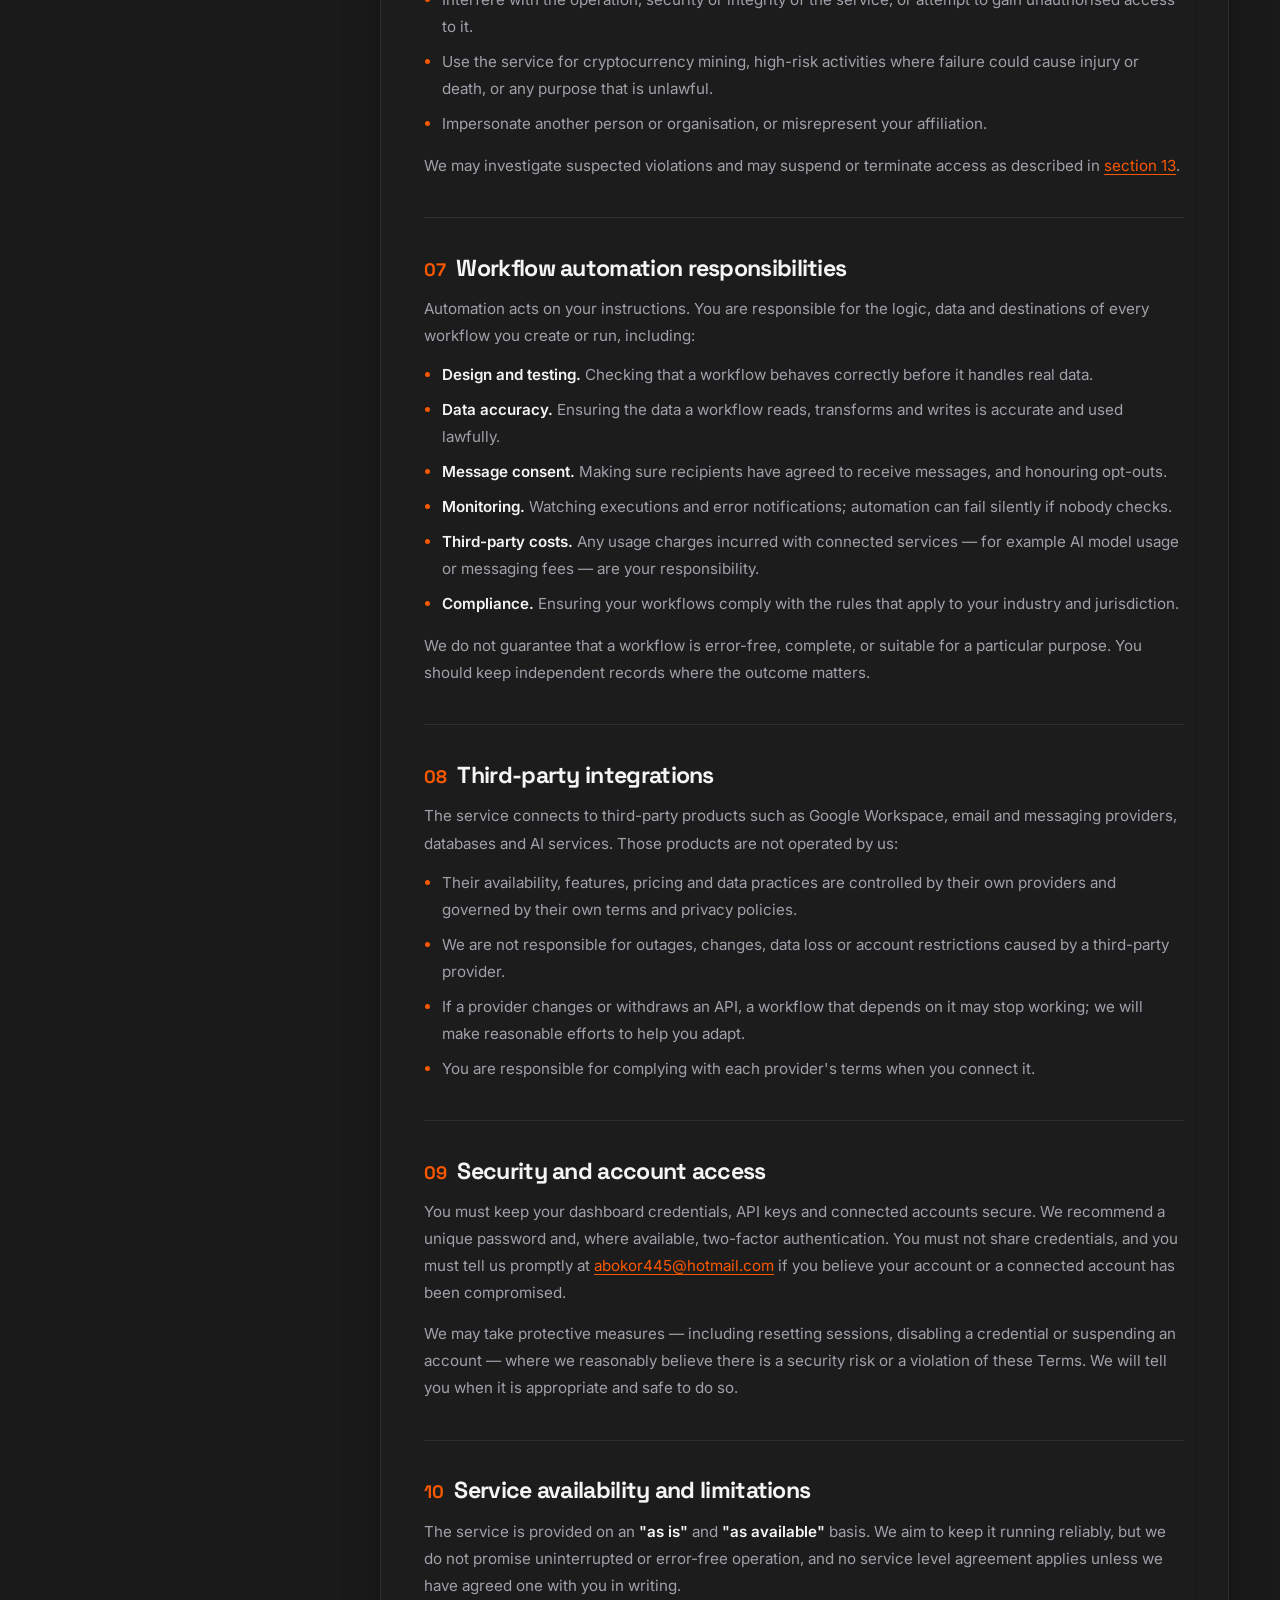
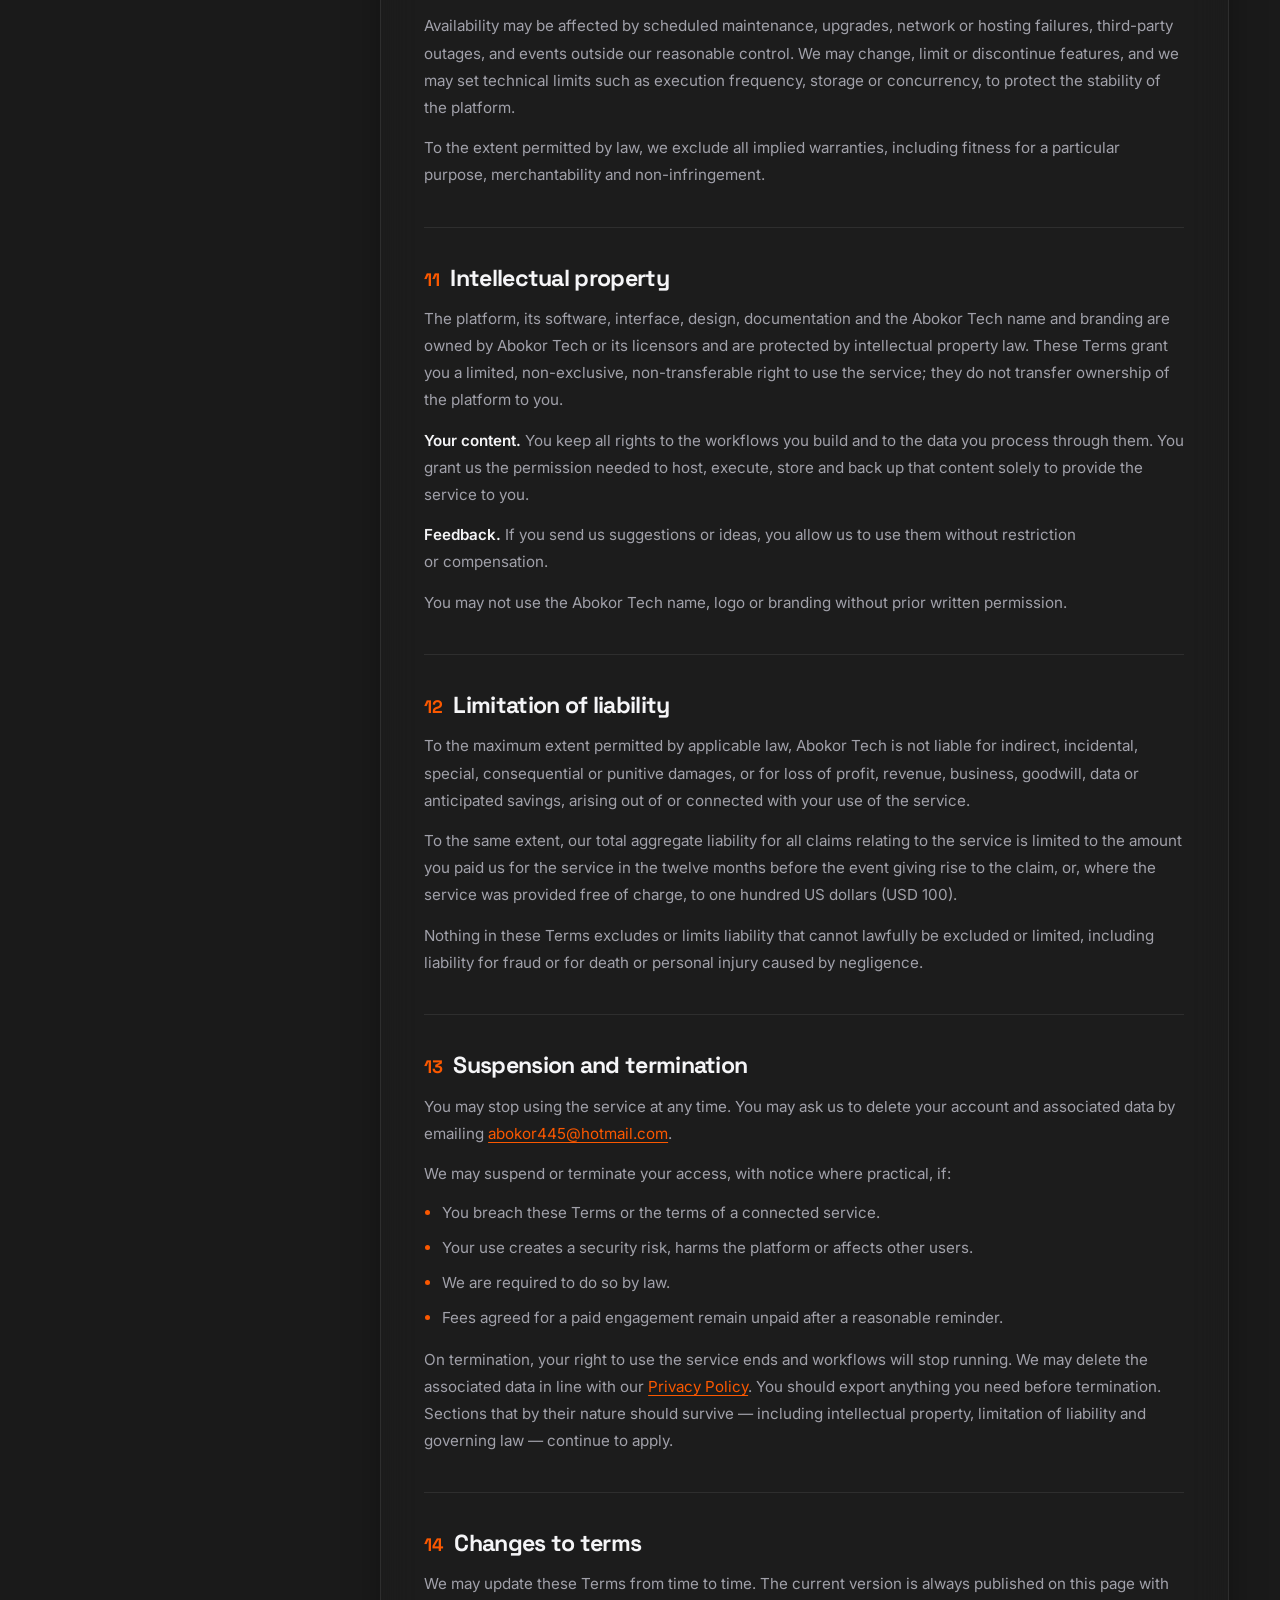
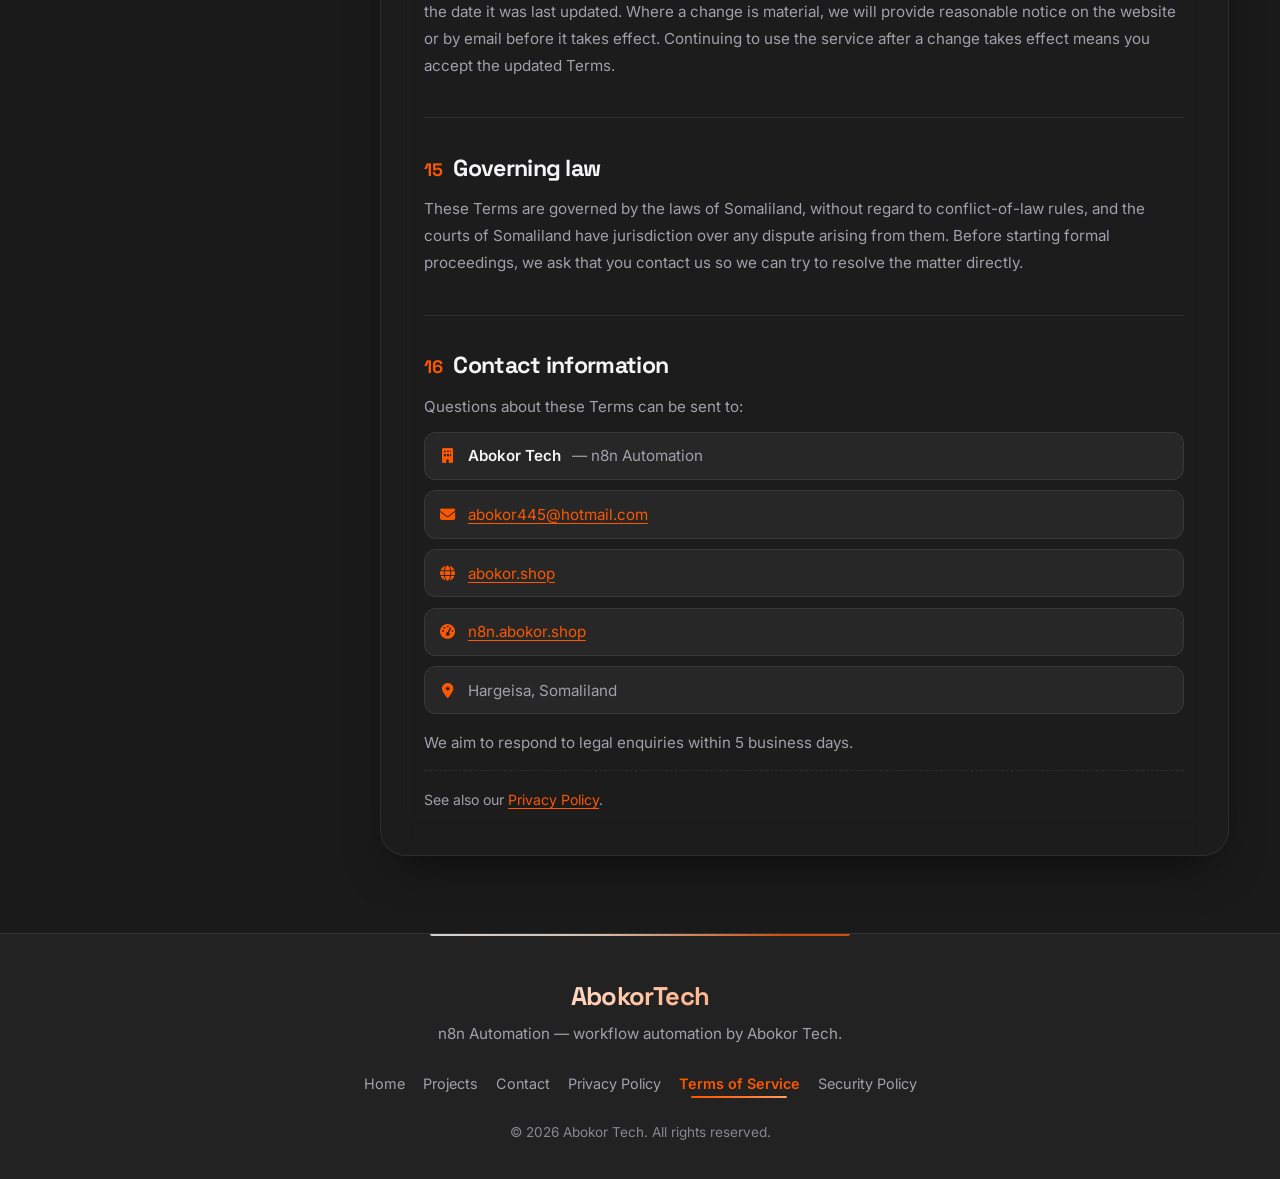
<file: terms.html>
<!DOCTYPE html>
<html lang="en">
<head>
    <meta charset="UTF-8">
    <meta name="viewport" content="width=device-width, initial-scale=1.0">

    <title>Terms of Service — n8n Automation | Abokor Tech</title>
    <meta name="description" content="Terms of Service for n8n Automation by Abokor Tech: eligibility, Google account authorisation, permitted use, workflow responsibilities, liability and termination.">
    <meta name="robots" content="index, follow, max-image-preview:large">
    <meta name="author" content="Abokor Tech">
    <meta name="theme-color" content="#1A1A1A">
    <link rel="canonical" href="https://abokor.shop/terms">

    <!-- Open Graph -->
    <meta property="og:type" content="website">
    <meta property="og:site_name" content="Abokor Tech">
    <meta property="og:title" content="Terms of Service — n8n Automation | Abokor Tech">
    <meta property="og:description" content="The terms that govern your use of the n8n Automation application and the abokor.shop website.">
    <meta property="og:url" content="https://abokor.shop/terms">
    <meta property="og:image" content="https://abokor.shop/preview_hero.png">

    <!-- Twitter -->
    <meta name="twitter:card" content="summary_large_image">
    <meta name="twitter:title" content="Terms of Service — n8n Automation | Abokor Tech">
    <meta name="twitter:description" content="The terms that govern your use of the n8n Automation application and the abokor.shop website.">
    <meta name="twitter:image" content="https://abokor.shop/preview_hero.png">

    <link rel="icon" type="image/png" href="./hr.png">
    <link rel="apple-touch-icon" href="./icon-192.png">

    <link rel="preconnect" href="https://fonts.googleapis.com">
    <link rel="preconnect" href="https://fonts.gstatic.com" crossorigin>
    <link rel="preconnect" href="https://cdnjs.cloudflare.com">
    <link href="https://fonts.googleapis.com/css2?family=Inter:wght@300;400;500;600;700&family=Space+Grotesk:wght@400;500;600;700&display=swap" rel="stylesheet">
    <link rel="stylesheet" href="https://cdnjs.cloudflare.com/ajax/libs/font-awesome/6.5.2/css/all.min.css">
    <link rel="stylesheet" href="./style.css?v=5.0.0">
    <link rel="stylesheet" href="./legal.css?v=1.0.6">

    <script type="application/ld+json">
    {
      "@context": "https://schema.org",
      "@graph": [
        {
          "@type": "WebPage",
          "@id": "https://abokor.shop/terms#webpage",
          "url": "https://abokor.shop/terms",
          "name": "Terms of Service — n8n Automation",
          "description": "Terms of Service for the n8n Automation application and the abokor.shop website, operated by Abokor Tech.",
          "inLanguage": "en",
          "datePublished": "2026-11-04",
          "dateModified": "2026-11-04",
          "isPartOf": { "@id": "https://abokor.shop/#website" },
          "publisher": {
            "@type": "Organization",
            "name": "Abokor Tech",
            "url": "https://abokor.shop",
            "email": "abokor445@hotmail.com"
          }
        },
        {
          "@type": "BreadcrumbList",
          "itemListElement": [
            { "@type": "ListItem", "position": 1, "name": "Home", "item": "https://abokor.shop/" },
            { "@type": "ListItem", "position": 2, "name": "Terms of Service", "item": "https://abokor.shop/terms" }
          ]
        }
      ]
    }
    </script>
</head>
<body data-theme="dark">
    <a class="skip-link" href="#main">Skip to content</a>

    <header class="legal-header">
        <div class="container legal-header-inner">
            <a href="./index.html" class="brand" aria-label="Abokor Tech — home">Abokor<span>Tech</span></a>

            <nav class="legal-nav" aria-label="Primary">
                <a href="./index.html">Portfolio</a>
                <a href="./index.html#projects">Projects</a>
                <a href="./index.html#contact">Contact</a>
                <a href="./privacy.html">Privacy Policy</a>
                <a href="./terms.html" aria-current="page">Terms of Service</a>
                <a href="./security.html">Security Policy</a>
                <button class="theme-toggle" id="themeToggle" type="button" aria-label="Toggle colour theme" title="Toggle colour theme">
                    <i class="fas fa-moon" aria-hidden="true"></i>
                </button>
            </nav>
        </div>
    </header>

    <main id="main">
        <div class="container legal-hero">
            <p class="legal-eyebrow"><i class="fas fa-file-contract" aria-hidden="true"></i> Legal · n8n Automation</p>
            <h1>Terms of Service</h1>
            <p class="legal-lead">
                These Terms of Service ("Terms") govern your access to and use of the <strong>n8n Automation</strong>
                application operated by <strong>Abokor Tech</strong>, and of the website <strong>abokor.shop</strong>.
                Please read them carefully before using the service.
            </p>
            <div class="legal-meta">
                <span><i class="fas fa-calendar-day" aria-hidden="true"></i> Last updated: 4 November 2026</span>
                <span><i class="fas fa-circle-check" aria-hidden="true"></i> Effective: 4 November 2026</span>
                <span><i class="fas fa-globe" aria-hidden="true"></i> Applies to: n8n Automation &amp; abokor.shop</span>
            </div>
        </div>

        <div class="container legal-layout">
            <aside class="legal-toc glass" aria-labelledby="tocTitle">
                <h2 class="toc-title" id="tocTitle">On this page</h2>
                <ol>
                    <li><a href="#acceptance">Acceptance of terms</a></li>
                    <li><a href="#services">Description of services</a></li>
                    <li><a href="#eligibility">Eligibility and user responsibilities</a></li>
                    <li><a href="#google-authorisation">Google account authorisation</a></li>
                    <li><a href="#permitted-use">Permitted use</a></li>
                    <li><a href="#prohibited">Prohibited activities</a></li>
                    <li><a href="#workflow-responsibility">Workflow automation responsibilities</a></li>
                    <li><a href="#third-parties">Third-party integrations</a></li>
                    <li><a href="#security">Security and account access</a></li>
                    <li><a href="#availability">Service availability and limitations</a></li>
                    <li><a href="#intellectual-property">Intellectual property</a></li>
                    <li><a href="#liability">Limitation of liability</a></li>
                    <li><a href="#termination">Suspension and termination</a></li>
                    <li><a href="#changes">Changes to terms</a></li>
                    <li><a href="#governing-law">Governing law</a></li>
                    <li><a href="#contact">Contact information</a></li>
                </ol>
            </aside>

            <article class="legal-content glass">
                <section id="acceptance">
                    <h2><span class="num">01</span>Acceptance of terms</h2>
                    <p>
                        By accessing <strong>abokor.shop</strong>, signing in to the <strong>n8n Automation</strong>
                        dashboard at <a href="https://n8n.abokor.shop">n8n.abokor.shop</a>, or using any part of the service,
                        you agree to be bound by these Terms. If you do not agree, you must not use the service.
                    </p>
                    <p>
                        If you use the service on behalf of a company or another organisation, you confirm that you have
                        authority to bind that organisation to these Terms, and "you" refers to that organisation as well as
                        to you personally.
                    </p>
                    <p>
                        These Terms apply together with our <a href="./privacy.html">Privacy Policy</a>, which explains how we
                        handle personal data. Where the service connects to Google APIs, Google's own terms also apply to
                        your use of those APIs.
                    </p>
                </section>

                <section id="services">
                    <h2><span class="num">02</span>Description of services</h2>
                    <p>
                        Abokor Tech provides <strong>n8n Automation</strong>, a hosted workflow automation platform built on
                        n8n. The service lets you design, schedule and run automated workflows that connect third-party
                        services — including Google Workspace services when you authorise them — so that data can move
                        between them without manual work.
                    </p>
                    <p>The service may include:</p>
                    <ul>
                        <li>Access to the automation dashboard and workflow editor.</li>
                        <li>Execution of workflows you create, on demand, on a schedule, or in response to events.</li>
                        <li>Credential management for the third-party accounts you connect.</li>
                        <li>Execution history, logs and error reporting.</li>
                        <li>Setup, configuration and support services where separately agreed.</li>
                    </ul>
                    <p>
                        We may add, change or remove features over time. Features that are described as experimental or
                        beta may change without notice and may be withdrawn.
                    </p>
                </section>

                <section id="eligibility">
                    <h2><span class="num">03</span>User eligibility and responsibilities</h2>
                    <p>To use the service you must:</p>
                    <ul>
                        <li>Be at least 18 years old and legally able to enter into a binding contract.</li>
                        <li>Provide accurate account information and keep it up to date.</li>
                        <li>Keep your login credentials confidential and not share your account with unauthorised people.</li>
                        <li>Use the service in compliance with all applicable laws and regulations.</li>
                        <li>Ensure you have the right to process any data you put into a workflow, including personal data belonging to your own customers or contacts.</li>
                        <li>Obtain any consent required from the people whose data your workflows process — for example before sending them messages through WhatsApp, SMS or email.</li>
                    </ul>
                    <p>
                        You are responsible for everything that happens through your account and your workflows, including
                        actions performed by automation that you configured or approved.
                    </p>
                </section>

                <section id="google-authorisation">
                    <h2><span class="num">04</span>Google account authorisation</h2>
                    <p>
                        Access to Google data requires you to authorise the application through Google's OAuth 2.0 consent
                        screen. When you do:
                    </p>
                    <ul>
                        <li>You authorise Abokor Tech to access the Google account data covered by the scopes you approve, for the purpose of running the workflows you configure.</li>
                        <li>You confirm that you are the owner of the Google account, or that you are authorised to grant this access on its behalf.</li>
                        <li>You remain responsible for the scopes you grant. Grant only the access a workflow actually needs.</li>
                        <li>You may revoke access at any time at <a href="https://myaccount.google.com/permissions" rel="noopener">myaccount.google.com/permissions</a> or by deleting the credential in the dashboard. Revoking access stops the workflows that depend on it.</li>
                    </ul>
                    <p>
                        Our handling of Google user data is described in our <a href="./privacy.html">Privacy Policy</a> and
                        follows the <a href="https://developers.google.com/terms/api-services-user-data-policy" rel="noopener">Google API Services User Data Policy</a>,
                        including the Limited Use requirements.
                    </p>
                </section>

                <section id="permitted-use">
                    <h2><span class="num">05</span>Permitted use of the application</h2>
                    <p>
                        You may use the service to automate your own business or internal processes, and to build
                        integrations for clients where you have the right to do so. Your use must comply with:
                    </p>
                    <ul>
                        <li>These Terms and our <a href="./privacy.html">Privacy Policy</a>.</li>
                        <li>The terms and policies of every third-party service you connect — including Google's API terms and each provider's acceptable use rules.</li>
                        <li>Rate limits and technical quotas imposed by those services.</li>
                        <li>Applicable laws on data protection, electronic communications, anti-spam and consumer protection.</li>
                    </ul>
                    <p>
                        You are responsible for testing workflows before relying on them in production, and for monitoring
                        their results.
                    </p>
                </section>

                <section id="prohibited">
                    <h2><span class="num">06</span>Prohibited activities</h2>
                    <p>You must not, and must not allow anyone else to:</p>
                    <ul>
                        <li>Send unsolicited bulk messages, spam, phishing messages or deceptive communications through any workflow.</li>
                        <li>Process, store or transmit content that is illegal, malicious, defamatory, or that infringes the rights of others.</li>
                        <li>Distribute malware, ransomware, spyware, or use the service to attack, scan or overload other systems.</li>
                        <li>Access data you are not authorised to access, or use the service to bypass access controls or authentication of a third-party service.</li>
                        <li>Violate Google's API Services User Data Policy or use Google user data for advertising, resale, or creditworthiness decisions.</li>
                        <li>Scrape, crawl or harvest data in breach of a website's terms or applicable law.</li>
                        <li>Reverse engineer, decompile or attempt to extract the source code of the platform, except where the law expressly permits it.</li>
                        <li>Resell, sublicense or provide the service to third parties as a standalone product without our written permission.</li>
                        <li>Interfere with the operation, security or integrity of the service, or attempt to gain unauthorised access to it.</li>
                        <li>Use the service for cryptocurrency mining, high-risk activities where failure could cause injury or death, or any purpose that is unlawful.</li>
                        <li>Impersonate another person or organisation, or misrepresent your affiliation.</li>
                    </ul>
                    <p>
                        We may investigate suspected violations and may suspend or terminate access as described in
                        <a href="#termination">section 13</a>.
                    </p>
                </section>

                <section id="workflow-responsibility">
                    <h2><span class="num">07</span>Workflow automation responsibilities</h2>
                    <p>
                        Automation acts on your instructions. You are responsible for the logic, data and destinations of
                        every workflow you create or run, including:
                    </p>
                    <ul>
                        <li><strong>Design and testing.</strong> Checking that a workflow behaves correctly before it handles real data.</li>
                        <li><strong>Data accuracy.</strong> Ensuring the data a workflow reads, transforms and writes is accurate and used lawfully.</li>
                        <li><strong>Message consent.</strong> Making sure recipients have agreed to receive messages, and honouring opt-outs.</li>
                        <li><strong>Monitoring.</strong> Watching executions and error notifications; automation can fail silently if nobody checks.</li>
                        <li><strong>Third-party costs.</strong> Any usage charges incurred with connected services — for example AI model usage or messaging fees — are your responsibility.</li>
                        <li><strong>Compliance.</strong> Ensuring your workflows comply with the rules that apply to your industry and jurisdiction.</li>
                    </ul>
                    <p>
                        We do not guarantee that a workflow is error-free, complete, or suitable for a particular purpose.
                        You should keep independent records where the outcome matters.
                    </p>
                </section>

                <section id="third-parties">
                    <h2><span class="num">08</span>Third-party integrations</h2>
                    <p>
                        The service connects to third-party products such as Google Workspace, email and messaging
                        providers, databases and AI services. Those products are not operated by us:
                    </p>
                    <ul>
                        <li>Their availability, features, pricing and data practices are controlled by their own providers and governed by their own terms and privacy policies.</li>
                        <li>We are not responsible for outages, changes, data loss or account restrictions caused by a third-party provider.</li>
                        <li>If a provider changes or withdraws an API, a workflow that depends on it may stop working; we will make reasonable efforts to help you adapt.</li>
                        <li>You are responsible for complying with each provider's terms when you connect it.</li>
                    </ul>
                </section>

                <section id="security">
                    <h2><span class="num">09</span>Security and account access</h2>
                    <p>
                        You must keep your dashboard credentials, API keys and connected accounts secure. We recommend a
                        unique password and, where available, two-factor authentication. You must not share credentials, and
                        you must tell us promptly at <a href="mailto:abokor445@hotmail.com">abokor445@hotmail.com</a> if you
                        believe your account or a connected account has been compromised.
                    </p>
                    <p>
                        We may take protective measures — including resetting sessions, disabling a credential or suspending
                        an account — where we reasonably believe there is a security risk or a violation of these Terms. We
                        will tell you when it is appropriate and safe to do so.
                    </p>
                </section>

                <section id="availability">
                    <h2><span class="num">10</span>Service availability and limitations</h2>
                    <p>
                        The service is provided on an <strong>"as is"</strong> and <strong>"as available"</strong> basis. We
                        aim to keep it running reliably, but we do not promise uninterrupted or error-free operation, and no
                        service level agreement applies unless we have agreed one with you in writing.
                    </p>
                    <p>
                        Availability may be affected by scheduled maintenance, upgrades, network or hosting failures,
                        third-party outages, and events outside our reasonable control. We may change, limit or discontinue
                        features, and we may set technical limits such as execution frequency, storage or concurrency, to
                        protect the stability of the platform.
                    </p>
                    <p>
                        To the extent permitted by law, we exclude all implied warranties, including fitness for a
                        particular purpose, merchantability and non-infringement.
                    </p>
                </section>

                <section id="intellectual-property">
                    <h2><span class="num">11</span>Intellectual property</h2>
                    <p>
                        The platform, its software, interface, design, documentation and the Abokor Tech name and branding
                        are owned by Abokor Tech or its licensors and are protected by intellectual property law. These
                        Terms grant you a limited, non-exclusive, non-transferable right to use the service; they do not
                        transfer ownership of the platform to you.
                    </p>
                    <p>
                        <strong>Your content.</strong> You keep all rights to the workflows you build and to the data you
                        process through them. You grant us the permission needed to host, execute, store and back up that
                        content solely to provide the service to you.
                    </p>
                    <p>
                        <strong>Feedback.</strong> If you send us suggestions or ideas, you allow us to use them without
                        restriction or compensation.
                    </p>
                    <p>
                        You may not use the Abokor Tech name, logo or branding without prior written permission.
                    </p>
                </section>

                <section id="liability">
                    <h2><span class="num">12</span>Limitation of liability</h2>
                    <p>
                        To the maximum extent permitted by applicable law, Abokor Tech is not liable for indirect,
                        incidental, special, consequential or punitive damages, or for loss of profit, revenue, business,
                        goodwill, data or anticipated savings, arising out of or connected with your use of the service.
                    </p>
                    <p>
                        To the same extent, our total aggregate liability for all claims relating to the service is limited
                        to the amount you paid us for the service in the twelve months before the event giving rise to the
                        claim, or, where the service was provided free of charge, to one hundred US dollars (USD 100).
                    </p>
                    <p>
                        Nothing in these Terms excludes or limits liability that cannot lawfully be excluded or limited,
                        including liability for fraud or for death or personal injury caused by negligence.
                    </p>
                </section>

                <section id="termination">
                    <h2><span class="num">13</span>Suspension and termination</h2>
                    <p>
                        You may stop using the service at any time. You may ask us to delete your account and associated
                        data by emailing <a href="mailto:abokor445@hotmail.com">abokor445@hotmail.com</a>.
                    </p>
                    <p>We may suspend or terminate your access, with notice where practical, if:</p>
                    <ul>
                        <li>You breach these Terms or the terms of a connected service.</li>
                        <li>Your use creates a security risk, harms the platform or affects other users.</li>
                        <li>We are required to do so by law.</li>
                        <li>Fees agreed for a paid engagement remain unpaid after a reasonable reminder.</li>
                    </ul>
                    <p>
                        On termination, your right to use the service ends and workflows will stop running. We may delete
                        the associated data in line with our <a href="./privacy.html">Privacy Policy</a>. You should export
                        anything you need before termination. Sections that by their nature should survive — including
                        intellectual property, limitation of liability and governing law — continue to apply.
                    </p>
                </section>

                <section id="changes">
                    <h2><span class="num">14</span>Changes to terms</h2>
                    <p>
                        We may update these Terms from time to time. The current version is always published on this page
                        with the date it was last updated. Where a change is material, we will provide reasonable notice on
                        the website or by email before it takes effect. Continuing to use the service after a change takes
                        effect means you accept the updated Terms.
                    </p>
                </section>

                <section id="governing-law">
                    <h2><span class="num">15</span>Governing law</h2>
                    <p>
                        These Terms are governed by the laws of Somaliland, without regard to conflict-of-law rules, and
                        the courts of Somaliland have jurisdiction over any dispute arising from them. Before starting
                        formal proceedings, we ask that you contact us so we can try to resolve the matter directly.
                    </p>
                </section>

                <section id="contact">
                    <h2><span class="num">16</span>Contact information</h2>
                    <p>Questions about these Terms can be sent to:</p>
                    <ul class="contact-list">
                        <li><i class="fas fa-building" aria-hidden="true"></i> <strong>Abokor Tech</strong> — n8n Automation</li>
                        <li><i class="fas fa-envelope" aria-hidden="true"></i> <a href="mailto:abokor445@hotmail.com">abokor445@hotmail.com</a></li>
                        <li><i class="fas fa-globe" aria-hidden="true"></i> <a href="https://abokor.shop">abokor.shop</a></li>
                        <li><i class="fas fa-gauge-high" aria-hidden="true"></i> <a href="https://n8n.abokor.shop">n8n.abokor.shop</a></li>
                        <li><i class="fas fa-location-dot" aria-hidden="true"></i> Hargeisa, Somaliland</li>
                    </ul>
                    <p>We aim to respond to legal enquiries within 5 business days.</p>
                    <p class="legal-note">
                        See also our <a href="./privacy.html">Privacy Policy</a>.
                    </p>
                </section>
            </article>
        </div>
    </main>

    <footer>
        <div class="container">
            <div class="footer-brand">Abokor<span>Tech</span></div>
            <p class="footer-tagline">n8n Automation — workflow automation by Abokor Tech.</p>
            <nav class="footer-nav" aria-label="Footer">
                <a href="./index.html">Home</a>
                <a href="./index.html#projects">Projects</a>
                <a href="./index.html#contact">Contact</a>
                <a href="./privacy.html">Privacy Policy</a>
                <a href="./terms.html" aria-current="page">Terms of Service</a>
                <a href="./security.html">Security Policy</a>
            </nav>
            <p class="footer-copy">&copy; <span id="year">2026</span> Abokor Tech. All rights reserved.</p>
        </div>
    </footer>

    <script>
        (function () {
            try {
                var saved = localStorage.getItem('theme');
                if (saved === 'light' || saved === 'dark') {
                    document.body.setAttribute('data-theme', saved);
                }
            } catch (e) { /* storage unavailable */ }

            var btn = document.getElementById('themeToggle');
            if (btn) {
                var sync = function () {
                    var dark = document.body.getAttribute('data-theme') !== 'light';
                    btn.innerHTML = dark
                        ? '<i class="fas fa-moon" aria-hidden="true"></i>'
                        : '<i class="fas fa-sun" aria-hidden="true"></i>';
                    btn.setAttribute('aria-label', dark ? 'Switch to light theme' : 'Switch to dark theme');
                };
                btn.addEventListener('click', function () {
                    var next = document.body.getAttribute('data-theme') === 'light' ? 'dark' : 'light';
                    document.body.setAttribute('data-theme', next);
                    try { localStorage.setItem('theme', next); } catch (e) { /* ignore */ }
                    sync();
                });
                sync();
            }
        })();
    </script>
</body>
</html>
</file>
<file: style.css>
/* ==========================================================================
   ABOKOR KEYSE PORTFOLIO v4.1.0 — 2026 DESIGN SYSTEM
   Obsidian glass · gradient accents · Space Grotesk / Inter
   v4.1.0: browser-frame project shots, nav underline, focus rings,
           light-theme fixes, section rhythm, conic hero ring, footer polish
   ========================================================================== */

/* ---------- 1. DESIGN TOKENS (ABOKOR TECH BRAND SYSTEM) ---------- */
:root {
    /* Brand palette — Abokor Tech (#FB5800 & #1A1A1A) */
    --primary: #FB5800;
    --primary-soft: #FF7528;
    --primary-dark: #D44700;
    --primary-glow: rgba(251, 88, 0, 0.22);
    --violet: #8B5CF6;
    --cyan: #06B6D4;
    --emerald: #10B981;

    --grad-primary: linear-gradient(135deg, #FB5800 0%, #FF7528 55%, #FFA066 100%);
    --grad-accent: linear-gradient(135deg, #FB5800 0%, #FF8533 100%);
    --grad-hero: linear-gradient(120deg, #FFFFFF, #FFE5D4 40%, #FB5800 85%);

    /* Light theme */
    --bg-light: #F8F9FA;
    --bg-soft-light: #F0F2F5;
    --text-light: #1A1A1A;
    --text-muted-light: #52525B;
    --card-light: rgba(255, 255, 255, 0.85);
    --card-solid-light: #FFFFFF;
    --border-light: rgba(0, 0, 0, 0.08);
    --shadow-light: 0 16px 40px -16px rgba(0, 0, 0, 0.08);
    --glass-bg-light: rgba(255, 255, 255, 0.75);

    /* Dark theme — #1A1A1A Professional Minimal Base */
    --bg-dark: #1A1A1A;
    --bg-soft-dark: #222222;
    --text-dark: #F5F5F7;
    --text-muted-dark: #A1A1AA;
    --card-dark: rgba(34, 34, 34, 0.72);
    --card-solid-dark: #262626;
    --border-dark: rgba(255, 255, 255, 0.08);
    --shadow-dark: 0 20px 50px -20px rgba(0, 0, 0, 0.7);
    --glass-bg-dark: rgba(30, 30, 30, 0.65);

    /* Shared */
    --radius-sm: 12px;
    --radius-md: 18px;
    --radius-lg: 26px;
    --radius-pill: 999px;

    --font-body: 'Inter', system-ui, -apple-system, sans-serif;
    --font-display: 'Space Grotesk', 'Inter', sans-serif;

    --ease-out: cubic-bezier(0.16, 1, 0.3, 1);
    --ease-spring: cubic-bezier(0.34, 1.56, 0.64, 1);
    --transition: all 0.45s var(--ease-out);
    --transition-fast: all 0.22s ease;

    --section-gap: clamp(4rem, 8vw, 6.5rem);
    --container: 1180px;
}

[data-theme="dark"] {
    --bg: var(--bg-dark);
    --bg-soft: var(--bg-soft-dark);
    --text: var(--text-dark);
    --text-muted: var(--text-muted-dark);
    --card: var(--card-dark);
    --card-solid: var(--card-solid-dark);
    --border: var(--border-dark);
    --shadow: var(--shadow-dark);
    --glass-bg: var(--glass-bg-dark);
    --glow-primary: rgba(251, 88, 0, 0.20);
    --glow-violet: rgba(139, 92, 246, 0.15);
    --nav-bg: rgba(26, 26, 26, 0.85);
    --chip-bg: rgba(255, 255, 255, 0.05);
}

[data-theme="light"] {
    --bg: var(--bg-light);
    --bg-soft: var(--bg-soft-light);
    --text: var(--text-light);
    --text-muted: var(--text-muted-light);
    --card: var(--card-light);
    --card-solid: var(--card-solid-light);
    --border: var(--border-light);
    --shadow: var(--shadow-light);
    --glass-bg: var(--glass-bg-light);
    --glow-primary: rgba(251, 88, 0, 0.14);
    --glow-violet: rgba(139, 92, 246, 0.10);
    --nav-bg: rgba(248, 249, 250, 0.88);
    --chip-bg: rgba(0, 0, 0, 0.04);
}

/* ---------- 2. RESET & BASE ---------- */
* { margin: 0; padding: 0; box-sizing: border-box; }

html {
    scroll-behavior: smooth;
    scrollbar-width: thin;
    scrollbar-color: var(--primary) var(--bg);
    -webkit-text-size-adjust: 100%;
}

body {
    font-family: var(--font-body);
    background-color: var(--bg);
    color: var(--text);
    line-height: 1.65;
    min-height: 100vh;
    overflow-x: hidden;
    transition: background-color 0.5s ease, color 0.5s ease;
    -webkit-font-smoothing: antialiased;
}

h1, h2, h3, h4, h5, .brand, .footer-brand {
    font-family: var(--font-display);
    letter-spacing: -0.03em;
    line-height: 1.15;
}

img { max-width: 100%; display: block; }
a { color: inherit; text-decoration: none; }
button { font-family: inherit; cursor: pointer; }
input, textarea { font-family: inherit; }

::selection { background: var(--primary); color: #fff; }

/* Visible keyboard focus ring (accessibility + polish) */
:focus-visible {
    outline: 2px solid var(--primary);
    outline-offset: 3px;
    border-radius: 6px;
}
a:focus-visible, button:focus-visible, input:focus-visible, textarea:focus-visible {
    outline: 2px solid var(--primary);
    outline-offset: 3px;
}

/* Balanced / pretty text wrapping for headings & paragraphs */
h1, h2, h3, h4, .hero-title, .section-title h2 { text-wrap: balance; }
p, .timeline-content p, .project-content > p { text-wrap: pretty; }

/* Custom scrollbar */
::-webkit-scrollbar { width: 10px; }
::-webkit-scrollbar-track { background: var(--bg); }
::-webkit-scrollbar-thumb {
    background: linear-gradient(var(--primary), var(--violet));
    border-radius: 10px;
}

/* Skip link */
.skip-link {
    position: fixed; top: -60px; left: 16px; z-index: 10000;
    background: var(--primary); color: #fff; padding: 10px 18px;
    border-radius: 0 0 12px 12px; font-weight: 600; transition: top 0.3s;
}
.skip-link:focus { top: 0; }

/* ---------- 3. BACKGROUND LAYERS ---------- */
body::after {
    content: "";
    position: fixed; inset: 0; z-index: -4; pointer-events: none;
    background:
        radial-gradient(1000px 600px at 85% -10%, var(--glow-violet), transparent 60%),
        radial-gradient(900px 600px at -10% 30%, var(--glow-primary), transparent 55%),
        radial-gradient(800px 700px at 50% 120%, rgba(34, 211, 238, 0.08), transparent 60%);
}

.bg-blob {
    position: fixed; border-radius: 50%; filter: blur(110px);
    opacity: 0.30; z-index: -3; pointer-events: none;
}
.blob-1 {
    top: -12%; left: -8%; width: 55vw; height: 55vw; max-width: 640px;
    background: radial-gradient(circle, rgba(251, 88, 0, 0.16) 0%, transparent 70%);
    animation: floatBlob1 26s infinite alternate var(--ease-out);
}
.blob-2 {
    bottom: -10%; right: -8%; width: 58vw; height: 58vw; max-width: 680px;
    background: radial-gradient(circle, rgba(139, 92, 246, 0.14) 0%, transparent 70%);
    animation: floatBlob2 30s infinite alternate var(--ease-out);
}
.blob-3 {
    top: 45%; left: 45%; width: 40vw; height: 40vw; max-width: 480px;
    background: radial-gradient(circle, rgba(6, 182, 212, 0.08) 0%, transparent 70%);
    animation: floatBlob3 22s infinite alternate var(--ease-out);
}

@keyframes floatBlob1 {
    0% { transform: translate(0, 0) scale(1); }
    100% { transform: translate(8vw, 6vh) scale(1.15); }
}
@keyframes floatBlob2 {
    0% { transform: translate(0, 0) scale(1); }
    100% { transform: translate(-7vw, -5vh) scale(1.1); }
}
@keyframes floatBlob3 {
    0% { transform: translate(0, 0) scale(1); }
    100% { transform: translate(-4vw, 7vh) scale(0.9); }
}

/* Dot grid overlay */
.bg-grid {
    position: fixed; inset: 0; z-index: -2; pointer-events: none;
    background-image: radial-gradient(rgba(255, 255, 255, 0.035) 1px, transparent 1px);
    background-size: 34px 34px;
    mask-image: radial-gradient(ellipse 80% 60% at 50% 0%, black 40%, transparent 100%);
    -webkit-mask-image: radial-gradient(ellipse 80% 60% at 50% 0%, black 40%, transparent 100%);
}
[data-theme="light"] .bg-grid {
    background-image: radial-gradient(rgba(14, 20, 36, 0.05) 1px, transparent 1px);
}

/* Noise texture */
.bg-noise {
    position: fixed; inset: 0; z-index: -1; pointer-events: none; opacity: 0.4;
    background-image: url("data:image/svg+xml,%3Csvg xmlns='http://www.w3.org/2000/svg' width='160' height='160'%3E%3Cfilter id='n'%3E%3CfeTurbulence type='fractalNoise' baseFrequency='0.9' numOctaves='2'/%3E%3C/filter%3E%3Crect width='160' height='160' filter='url(%23n)' opacity='0.04'/%3E%3C/svg%3E");
}

/* ---------- 4. LAYOUT HELPERS ---------- */
.container {
    width: min(var(--container), 92%);
    margin-inline: auto;
}
.section-padding { padding-block: var(--section-gap); }

/* Section rhythm — subtle tinted bands to separate major blocks */
.section-tinted {
    background:
        radial-gradient(900px 500px at 85% -10%, var(--glow-violet), transparent 60%),
        radial-gradient(800px 500px at -10% 30%, var(--glow-primary), transparent 55%),
        var(--bg-soft);
    border-block: 1px solid var(--border);
}

.glass {
    background: var(--glass-bg);
    backdrop-filter: blur(18px) saturate(140%);
    -webkit-backdrop-filter: blur(18px) saturate(140%);
    border: 1px solid var(--border);
    border-radius: var(--radius-lg);
    box-shadow: var(--shadow), inset 0 1px 0 rgba(255, 255, 255, 0.05);
    transition: var(--transition);
}

/* Section titles */
.section-title { text-align: center; margin-bottom: clamp(2.5rem, 5vw, 4rem); }
.section-title h2 {
    font-size: clamp(2rem, 4.5vw, 2.9rem);
    font-weight: 700;
    background: var(--grad-hero);
    -webkit-background-clip: text;
    background-clip: text;
    -webkit-text-fill-color: transparent;
    color: transparent;
    display: inline-block;
    padding-bottom: 6px;
}
.section-title p {
    color: var(--text-muted);
    max-width: 560px;
    margin: 0.8rem auto 0;
    font-size: 1.05rem;
}

/* ---------- 5. BUTTONS ---------- */
.btn {
    display: inline-flex; align-items: center; justify-content: center; gap: 8px;
    padding: 0.85rem 1.7rem;
    border-radius: var(--radius-pill);
    font-weight: 600; font-size: 0.95rem;
    border: 1.5px solid transparent;
    transition: var(--transition);
    position: relative; overflow: hidden;
    white-space: nowrap;
}
.btn > i { margin-right: 6px; }
.btn::after {
    content: ""; position: absolute; inset: 0;
    background: linear-gradient(120deg, transparent 30%, rgba(255, 255, 255, 0.25) 50%, transparent 70%);
    transform: translateX(-120%);
    transition: transform 0.6s var(--ease-out);
}
.btn:hover::after { transform: translateX(120%); }

/* Icon slide micro-interaction */
.btn i { transition: transform 0.35s var(--ease-out); }
.btn:hover i { transform: translateX(3px); }
.btn-block { width: 100%; }

.btn-primary {
    background: var(--grad-primary);
    color: #fff;
    box-shadow: 0 10px 30px -8px var(--glow-primary);
}
.btn-primary:hover { transform: translateY(-3px); box-shadow: 0 16px 40px -8px var(--glow-primary); }

.btn-outline {
    background: transparent;
    color: var(--text);
    border-color: var(--border);
}
.btn-outline:hover {
    border-color: var(--primary);
    color: var(--primary);
    background: var(--chip-bg);
    transform: translateY(-3px);
}

.btn-sm { padding: 0.55rem 1.1rem; font-size: 0.85rem; }
.btn-lg { padding: 1rem 2.2rem; font-size: 1.05rem; }
.btn-cv-hero { border-color: var(--violet); }
.btn-cv-hero:hover { border-color: var(--violet); color: var(--violet); }

/* ---------- 6. PRELOADER ---------- */
#preloader {
    position: fixed; inset: 0; z-index: 9999;
    display: flex; flex-direction: column; align-items: center; justify-content: center; gap: 22px;
    background: var(--bg);
    transition: opacity 0.5s ease, visibility 0.5s ease;
}
#preloader.loaded { opacity: 0; visibility: hidden; }

.loader { display: flex; align-items: center; justify-content: center; gap: 10px; position: relative; }
.loader-ring {
    position: absolute; width: 72px; height: 72px; border-radius: 50%;
    border: 2px solid rgba(251, 88, 0, 0.15);
    border-top-color: var(--primary);
    animation: spin 1s linear infinite;
}
.loader-dot {
    width: 12px; height: 12px; border-radius: 50%;
    background: var(--grad-primary);
    animation: loaderBounce 1.2s var(--ease-out) infinite;
}
.loader-dot:nth-child(3) { animation-delay: 0.15s; background: var(--grad-accent); }
.loader-dot:nth-child(4) { animation-delay: 0.3s; background: linear-gradient(135deg, var(--pink), var(--violet)); }

@keyframes loaderBounce {
    0%, 100% { transform: translateY(0); opacity: 0.5; }
    50% { transform: translateY(-14px); opacity: 1; }
}
@keyframes spin { to { transform: rotate(360deg); } }

.loader-label {
    font-family: var(--font-display);
    color: var(--text);
    font-size: 1.1rem; font-weight: 600; letter-spacing: 0.12em;
    text-transform: uppercase;
    background: var(--grad-hero);
    -webkit-background-clip: text; background-clip: text; -webkit-text-fill-color: transparent;
}

/* ---------- 7. HIRE BANNER ---------- */
.hire-banner {
    display: flex; align-items: center; justify-content: center; gap: 18px; flex-wrap: wrap;
    padding: 12px 20px;
    background: linear-gradient(90deg, rgba(251, 88, 0, 0.12), rgba(139, 92, 246, 0.10), rgba(6, 182, 212, 0.08));
    border-bottom: 1px solid var(--border);
    backdrop-filter: blur(12px);
    transition: max-height 0.5s var(--ease-out), padding 0.5s var(--ease-out), opacity 0.4s;
    position: relative; z-index: 50;
}
.hire-banner.hidden { max-height: 0; padding-block: 0; opacity: 0; overflow: hidden; border-bottom-width: 0; }
.hire-banner-text { font-size: 0.95rem; font-weight: 600; }
.hire-banner-btn { padding: 0.45rem 1.2rem; font-size: 0.85rem; }
.hire-banner-close {
    position: absolute; right: 14px; top: 50%; transform: translateY(-50%);
    background: none; border: none; color: var(--text-muted); font-size: 1rem;
    width: 30px; height: 30px; border-radius: 50%;
    display: flex; align-items: center; justify-content: center;
    transition: var(--transition-fast);
}
.hire-banner-close:hover { color: var(--primary); background: var(--chip-bg); }

/* ---------- 8. NAVBAR ---------- */
#navbar {
    position: sticky; top: 0; z-index: 900;
    backdrop-filter: blur(16px) saturate(150%);
    -webkit-backdrop-filter: blur(16px) saturate(150%);
    background: var(--nav-bg);
    border-bottom: 1px solid transparent;
    transition: var(--transition);
}
#navbar.scrolled { border-bottom-color: var(--border); box-shadow: 0 8px 30px -12px rgba(0,0,0,0.35); }

#navbar .container {
    display: flex; align-items: center; justify-content: space-between;
    padding-block: 14px; gap: 20px;
}
.brand {
    font-size: 1.45rem; font-weight: 700;
    background: var(--grad-hero);
    -webkit-background-clip: text; background-clip: text; -webkit-text-fill-color: transparent;
}
.brand span { -webkit-text-fill-color: transparent; }

.nav-links {
    display: flex; align-items: center; gap: 4px;
    list-style: none;
}
.nav-links a {
    padding: 0.5rem 0.85rem; font-size: 0.92rem; font-weight: 500;
    color: var(--text-muted); border-radius: var(--radius-pill);
    transition: var(--transition-fast); position: relative;
}
.nav-links a::after {
    content: ""; position: absolute; left: 50%; right: 50%; bottom: 2px;
    height: 2px; border-radius: 2px;
    background: var(--grad-primary);
    transition: left 0.35s var(--ease-out), right 0.35s var(--ease-out);
}
.nav-links a:hover::after, .nav-links a.active::after { left: 18%; right: 18%; }
.nav-links a:hover { color: var(--text); background: var(--chip-bg); }
.nav-links a.active { color: var(--primary); background: var(--chip-bg); font-weight: 600; }
.nav-links .cv-btn {
    background: var(--grad-primary); color: #fff;
    margin-left: 8px; font-weight: 600;
    box-shadow: 0 6px 18px -6px var(--glow-primary);
}
.nav-links .cv-btn::after { display: none; }
.nav-links .cv-btn:hover { transform: translateY(-2px); color: #fff; }

.lang-toggle, .theme-toggle, .mobile-menu-btn {
    background: var(--chip-bg);
    border: 1px solid var(--border);
    color: var(--text);
    width: 42px; height: 42px; border-radius: 50%;
    display: flex; align-items: center; justify-content: center;
    font-size: 0.85rem; font-weight: 700;
    transition: var(--transition-fast);
}
.lang-toggle { width: auto; padding: 0 14px; border-radius: var(--radius-pill); }
.lang-toggle:hover, .theme-toggle:hover, .mobile-menu-btn:hover {
    border-color: var(--primary); color: var(--primary); transform: translateY(-2px);
}
.mobile-menu-btn { display: none; }

/* ---------- 9. HERO ---------- */
#home {
    position: relative;
    min-height: calc(100vh - 72px);
    display: flex; align-items: center;
    padding-block: clamp(4rem, 8vw, 7rem);
    overflow: hidden;
}
.hero-canvas { position: absolute; inset: 0; z-index: 0; opacity: 0.8; }

#home .container {
    display: grid;
    grid-template-columns: 1.15fr 0.85fr;
    gap: clamp(2.5rem, 6vw, 5rem);
    align-items: center;
    position: relative; z-index: 2;
}

.hero-badge {
    display: inline-flex; align-items: center; gap: 8px;
    background: var(--chip-bg);
    border: 1px solid var(--border);
    padding: 0.4rem 1.1rem; border-radius: var(--radius-pill);
    font-size: 0.85rem; font-weight: 600; color: var(--text-muted);
    margin-bottom: 1rem;
}

.availability-badge {
    display: inline-flex; align-items: center; gap: 8px;
    background: rgba(34, 197, 94, 0.12);
    border: 1px solid rgba(34, 197, 94, 0.3);
    padding: 0.45rem 1.1rem; border-radius: var(--radius-pill);
    font-size: 0.88rem; font-weight: 600; color: #22c55e;
    margin-bottom: 1.4rem;
}
.avail-dot {
    width: 9px; height: 9px; border-radius: 50%; background: #22c55e;
    box-shadow: 0 0 0 0 rgba(34, 197, 94, 0.6);
    animation: availPulse 2s infinite;
}
@keyframes availPulse {
    0% { box-shadow: 0 0 0 0 rgba(34, 197, 94, 0.55); }
    70% { box-shadow: 0 0 0 10px rgba(34, 197, 94, 0); }
    100% { box-shadow: 0 0 0 0 rgba(34, 197, 94, 0); }
}

.hero-title {
    font-size: clamp(2.6rem, 6.5vw, 4.4rem);
    font-weight: 700; line-height: 1.08; margin-bottom: 1.2rem;
}
.hero-name-text {
    background: linear-gradient(135deg, #ffffff 0%, #ffe9dc 45%, var(--primary-soft) 100%);
    -webkit-background-clip: text; background-clip: text; -webkit-text-fill-color: transparent;
}
[data-theme="light"] .hero-name-text {
    background: linear-gradient(135deg, #0e1424 0%, #3a2b1f 60%, var(--primary-dark) 100%);
    -webkit-background-clip: text; background-clip: text; -webkit-text-fill-color: transparent;
}
.hero-typed-wrap {
    font-size: clamp(1.4rem, 3vw, 2.1rem); font-weight: 600;
    background: var(--grad-accent);
    -webkit-background-clip: text; background-clip: text; -webkit-text-fill-color: transparent;
}
.typed-cursor { color: var(--primary); font-weight: 400; }

.hero-description {
    color: var(--text-muted);
    font-size: clamp(1rem, 1.6vw, 1.15rem);
    max-width: 560px; margin-bottom: 2rem;
}

.hero-btns { display: flex; gap: 14px; flex-wrap: wrap; margin-bottom: 2.4rem; }

.hero-proof { display: flex; gap: 12px; flex-wrap: wrap; }
.proof-pill {
    display: flex; flex-direction: column; gap: 2px;
    background: var(--chip-bg);
    border: 1px solid var(--border);
    padding: 0.7rem 1.1rem; border-radius: var(--radius-md);
    transition: var(--transition-fast);
}
.proof-pill:hover { border-color: var(--primary); transform: translateY(-3px); }
.proof-pill strong {
    font-family: var(--font-display);
    font-size: 1.25rem;
    background: var(--grad-primary);
    -webkit-background-clip: text; background-clip: text; -webkit-text-fill-color: transparent;
}
.proof-pill span { font-size: 0.78rem; color: var(--text-muted); }

/* Hero canvas */
.hero-canvas {
    position: absolute;
    inset: 0;
    width: 100% !important;
    height: 100% !important;
    z-index: 1;
    pointer-events: none;
    opacity: 0.95;
    transition: opacity 0.6s ease;
}

/* Hero image & 3D Stage */
.hero-image-container {
    position: relative;
    width: min(360px, 82vw);
    margin-inline: auto;
    aspect-ratio: 1;
    border-radius: 50%;
    transform-style: preserve-3d;
    perspective: 1200px;
}

.hero-image-3d-stage {
    transition: transform 0.25s cubic-bezier(0.16, 1, 0.3, 1);
}

.hero-3d-glow {
    position: absolute;
    inset: -30px;
    border-radius: 50%;
    background: radial-gradient(circle, var(--glow-primary) 0%, var(--glow-violet) 50%, transparent 75%);
    filter: blur(32px);
    z-index: 0;
    opacity: 0.75;
    animation: pulse3dGlow 5s ease-in-out infinite alternate;
    pointer-events: none;
}
@keyframes pulse3dGlow {
    0% { transform: scale(0.92) translateZ(-20px); opacity: 0.55; }
    100% { transform: scale(1.18) translateZ(10px); opacity: 0.9; }
}

.hero-image-container img.hero-avatar-3d,
.hero-image-container img {
    border-radius: 50%;
    border: 4px solid var(--border);
    box-shadow: 0 30px 80px -20px rgba(0, 0, 0, 0.7), 0 0 80px -20px var(--glow-primary);
    width: 100%; height: 100%; object-fit: cover;
    position: relative; z-index: 2;
    transform: translateZ(24px);
    transition: transform 0.45s var(--ease-out);
}
.hero-image-container:hover img {
    transform: translateZ(36px) scale(1.02);
}

.hero-img-ring { position: absolute; border-radius: 50%; pointer-events: none; }
.ring-1 {
    inset: -22px;
    border: 2px dashed rgba(251, 88, 0, 0.4);
    transform: translateZ(10px);
    animation: spin 30s linear infinite;
}
.ring-2 {
    inset: -44px;
    border: 1px solid rgba(139, 92, 246, 0.3);
    transform: translateZ(18px) rotateX(25deg);
    animation: spinReverse 40s linear infinite;
}
.ring-3 {
    inset: -66px;
    background: conic-gradient(from 0deg,
        transparent 0deg, rgba(251, 88, 0, 0.55) 40deg, transparent 90deg,
        rgba(6, 182, 212, 0.45) 160deg, transparent 210deg,
        rgba(139, 92, 246, 0.5) 280deg, transparent 330deg);
    -webkit-mask: radial-gradient(farthest-side, transparent calc(100% - 14px), #000 calc(100% - 13px));
    mask: radial-gradient(farthest-side, transparent calc(100% - 14px), #000 calc(100% - 13px));
    opacity: 0.65;
    transform: translateZ(5px);
    animation: spin 18s linear infinite;
}
[data-theme="light"] .ring-3 { opacity: 0.45; }
@keyframes spinReverse { to { transform: rotate(-360deg); } }

.hero-float-chip {
    position: absolute; z-index: 3;
    width: 54px; height: 54px; border-radius: 18px;
    display: flex; align-items: center; justify-content: center;
    background: var(--card-solid);
    border: 1px solid var(--border);
    box-shadow: 0 16px 36px -8px rgba(0, 0, 0, 0.5), inset 0 1px 1px rgba(255, 255, 255, 0.15);
    font-size: 1.55rem;
    transform: translateZ(48px);
    transition: transform 0.3s var(--ease-out);
    animation: floatChip 5s var(--ease-out) infinite alternate;
}
.hero-float-chip:hover {
    transform: translateZ(64px) scale(1.15) !important;
    border-color: var(--primary);
    box-shadow: 0 20px 45px -8px var(--glow-primary);
}
.chip-1 { top: 6%; left: -8%; color: #61dafb; }
.chip-2 { bottom: 14%; left: -14%; color: var(--primary); animation-delay: 1s; }
.chip-3 { top: 38%; right: -12%; color: #8cc84b; animation-delay: 2s; }
.chip-4 { bottom: 0%; right: -6%; color: #22d3ee; animation-delay: 3s; }
@keyframes floatChip {
    from { transform: translateZ(48px) translateY(-10px) rotate(-6deg); }
    to { transform: translateZ(56px) translateY(12px) rotate(6deg); }
}

.hero-3d-badge {
    position: absolute;
    bottom: -18px;
    left: 50%;
    transform: translateX(-50%) translateZ(60px);
    z-index: 4;
    display: inline-flex;
    align-items: center;
    gap: 8px;
    padding: 0.55rem 1.25rem;
    border-radius: var(--radius-pill);
    font-size: 0.82rem;
    font-weight: 700;
    letter-spacing: 0.04em;
    color: #fff;
    background: rgba(12, 18, 38, 0.88);
    border: 1px solid var(--border);
    box-shadow: 0 14px 34px rgba(0, 0, 0, 0.5), 0 0 24px var(--glow-primary);
    white-space: nowrap;
    animation: float3dBadge 4s ease-in-out infinite alternate;
    pointer-events: none;
}
[data-theme="light"] .hero-3d-badge {
    background: rgba(255, 255, 255, 0.92);
    color: var(--text-light);
}
.hero-3d-badge .pulse-dot {
    width: 8px; height: 8px;
    border-radius: 50%;
    background: #22c55e;
    box-shadow: 0 0 10px #22c55e;
}
@keyframes float3dBadge {
    from { transform: translateX(-50%) translateZ(60px) translateY(0); }
    to { transform: translateX(-50%) translateZ(70px) translateY(-8px); }
}

/* ---------- 10. TECH MARQUEE ---------- */
.tech-marquee {
    overflow: hidden;
    padding-block: 1.1rem;
    border-block: 1px solid var(--border);
    background: var(--chip-bg);
    position: relative;
    mask-image: linear-gradient(90deg, transparent, black 8%, black 92%, transparent);
    -webkit-mask-image: linear-gradient(90deg, transparent, black 8%, black 92%, transparent);
}
.marquee-track {
    display: flex; align-items: center; gap: 34px; width: max-content;
    animation: marquee 32s linear infinite;
}
.tech-marquee:hover .marquee-track { animation-play-state: paused; }
.marquee-track span {
    font-family: var(--font-display);
    font-weight: 600; font-size: 1.05rem;
    color: var(--text-muted); white-space: nowrap;
    transition: color 0.3s;
}
.marquee-track span:hover { color: var(--primary); }
.marquee-track i { color: var(--primary); font-size: 0.7rem; opacity: 0.7; }
@keyframes marquee { to { transform: translateX(-50%); } }

/* ---------- 11. ABOUT ---------- */
.about-grid {
    display: grid;
    grid-template-columns: 0.85fr 1.15fr;
    gap: clamp(2rem, 5vw, 4rem);
    align-items: center;
}
.about-img { position: relative; }
.about-card { padding: 1.6rem; text-align: center; position: relative; overflow: hidden; }
.about-card::before {
    content: ""; position: absolute; top: -60px; right: -60px;
    width: 180px; height: 180px; border-radius: 50%;
    background: radial-gradient(circle, var(--glow-primary), transparent 70%);
    pointer-events: none;
}
.about-card img { border-radius: 15px; object-fit: cover; object-position: center 22%; aspect-ratio: 1/1; width: 100%; }
.about-card h3 { font-size: 1.6rem; margin-top: 1.2rem; }
.about-role {
    color: var(--primary); font-weight: 700; margin-top: 0.25rem;
    font-size: 1.05rem; letter-spacing: 0.02em;
}

.about-info h3 {
    font-size: clamp(1.6rem, 3vw, 2.2rem);
    margin-bottom: 1rem;
}
.about-info > p { color: var(--text-muted); margin-bottom: 1.8rem; }

.about-stats { display: grid; grid-template-columns: repeat(3, 1fr); gap: 14px; margin-bottom: 1.6rem; }
.stat-card {
    text-align: center;
    padding: 1.4rem 0.8rem;
    position: relative;
    overflow: hidden;
    transform-style: preserve-3d;
    perspective: 1000px;
    transition: transform 0.25s cubic-bezier(0.16, 1, 0.3, 1), border-color 0.3s ease, box-shadow 0.3s ease;
}
.stat-card:hover {
    border-color: var(--primary);
    box-shadow: 0 16px 40px -12px var(--glow-primary);
}
.stat-card::after {
    content: "";
    position: absolute;
    inset: 0;
    border-radius: inherit;
    pointer-events: none;
    background: radial-gradient(
        260px circle at var(--mouse-x, 50%) var(--mouse-y, 50%),
        rgba(255, 255, 255, 0.15),
        transparent 70%
    );
    opacity: 0;
    transition: opacity 0.3s ease;
    z-index: 4;
}
.stat-card:hover::after { opacity: 1; }
.counter { font-variant-numeric: tabular-nums; }
.stat-card h4 {
    font-size: clamp(1.8rem, 3vw, 2.4rem);
    background: var(--grad-primary);
    -webkit-background-clip: text; background-clip: text; -webkit-text-fill-color: transparent;
    transform: translateZ(28px);
}
.stat-card p { color: var(--text-muted); font-size: 0.85rem; margin-top: 4px; transform: translateZ(16px); }

.about-facts { display: grid; gap: 10px; }
.fact-item {
    display: flex; align-items: center; gap: 12px;
    padding: 0.7rem 1rem;
    background: var(--chip-bg);
    border: 1px solid var(--border);
    border-radius: var(--radius-sm);
    font-size: 0.95rem;
    transition: var(--transition-fast);
}
.fact-item:hover { border-color: var(--primary); transform: translateX(6px); }
.fact-item i { color: var(--primary); width: 20px; text-align: center; }

/* ---------- 12. TIMELINE ---------- */
.timeline-wrapper { position: relative; max-width: 720px; margin-inline: auto; padding-left: 34px; }
.timeline-line {
    position: absolute; left: 8px; top: 0; bottom: 0; width: 3px;
    background: linear-gradient(var(--primary), var(--violet), transparent);
    border-radius: 4px;
}
.timeline-item { position: relative; margin-bottom: 1.6rem; }
.timeline-dot {
    position: absolute; left: -34px; top: 26px;
    width: 19px; height: 19px; border-radius: 50%;
    background: var(--bg);
    border: 3px solid var(--primary);
    box-shadow: 0 0 0 5px var(--glow-primary), 0 0 16px var(--glow-primary);
}
.timeline-content { padding: 1.5rem 1.7rem; }
.timeline-content:hover { border-color: var(--primary); transform: translateX(6px); }
.timeline-date {
    display: inline-block;
    font-size: 0.8rem; font-weight: 700; letter-spacing: 0.06em; text-transform: uppercase;
    color: var(--primary);
    background: var(--chip-bg);
    border: 1px solid var(--border);
    padding: 0.25rem 0.8rem; border-radius: var(--radius-pill);
    margin-bottom: 0.7rem;
}
.timeline-content h3 { font-size: 1.25rem; margin-bottom: 0.4rem; }
.timeline-content p { color: var(--text-muted); font-size: 0.95rem; }

/* ---------- 13. SERVICES ---------- */
.services-grid {
    display: grid;
    grid-template-columns: repeat(auto-fit, minmax(min(100%, 320px), 1fr));
    gap: 20px;
}
.service-card {
    padding: 2.2rem 1.8rem;
    position: relative;
    overflow: hidden;
    transform-style: preserve-3d;
    perspective: 1200px;
    will-change: transform;
    transition: transform 0.25s cubic-bezier(0.16, 1, 0.3, 1), border-color 0.3s ease, box-shadow 0.3s ease;
}
.service-card::before {
    content: ""; position: absolute; top: 0; left: 0; right: 0; height: 3px;
    background: var(--grad-primary); opacity: 0;
    transition: opacity 0.4s;
}
.service-card:hover::before { opacity: 1; }

.service-card::after {
    content: "";
    position: absolute;
    inset: 0;
    border-radius: inherit;
    pointer-events: none;
    background: radial-gradient(
        350px circle at var(--mouse-x, 50%) var(--mouse-y, 50%),
        rgba(255, 255, 255, 0.12),
        transparent 70%
    );
    opacity: 0;
    transition: opacity 0.3s ease;
    z-index: 5;
    mix-blend-mode: overlay;
}
[data-theme="light"] .service-card::after {
    background: radial-gradient(
        350px circle at var(--mouse-x, 50%) var(--mouse-y, 50%),
        rgba(251, 88, 0, 0.12),
        transparent 70%
    );
}
.service-card:hover::after { opacity: 1; }

.service-icon {
    width: 58px; height: 58px; border-radius: var(--radius-md);
    display: flex; align-items: center; justify-content: center;
    font-size: 1.5rem; color: var(--primary);
    background: var(--chip-bg);
    border: 1px solid var(--border);
    margin-bottom: 1.2rem;
    transform: translateZ(32px);
    transition: var(--transition);
}
.service-card:hover .service-icon {
    background: var(--grad-primary); color: #fff;
    transform: translateZ(44px) scale(1.1) rotate(-6deg);
    box-shadow: 0 10px 24px -8px var(--glow-primary);
}
.service-card h3 { font-size: 1.2rem; margin-bottom: 0.6rem; transform: translateZ(24px); }
.service-card p { color: var(--text-muted); font-size: 0.94rem; transform: translateZ(16px); }

/* ---------- 14. WEBSITE TYPES ---------- */
.website-types-grid {
    display: grid;
    grid-template-columns: repeat(auto-fit, minmax(min(100%, 220px), 1fr));
    gap: 16px;
}
.website-type {
    display: flex; flex-direction: column; align-items: center; gap: 12px;
    padding: 1.8rem 1rem; text-align: center;
    font-weight: 600; font-size: 0.98rem;
    transition: var(--transition);
}
.website-type i { font-size: 1.9rem; color: var(--primary); transition: var(--transition); }
.website-type:hover {
    border-color: var(--primary);
    transform: translateY(-6px);
    box-shadow: 0 18px 40px -16px var(--glow-primary);
}
.website-type:hover i { transform: scale(1.15) rotate(-6deg); color: var(--violet); }

/* ---------- 15. PROCESS ---------- */
.process-grid {
    display: grid;
    grid-template-columns: repeat(auto-fit, minmax(min(100%, 250px), 1fr));
    gap: 20px;
    margin-bottom: 2.4rem;
}
.process-card { padding: 2rem 1.6rem; position: relative; overflow: hidden; }
.process-step {
    font-family: var(--font-display);
    font-size: 3rem; font-weight: 700; line-height: 1;
    background: var(--grad-accent);
    -webkit-background-clip: text; background-clip: text; -webkit-text-fill-color: transparent;
    opacity: 0.85; margin-bottom: 1rem;
}
.process-card h3 { font-size: 1.15rem; margin-bottom: 0.5rem; }
.process-card p { color: var(--text-muted); font-size: 0.92rem; }

.conversion-band {
    display: flex; align-items: center; justify-content: space-between; gap: 24px; flex-wrap: wrap;
    padding: 2.2rem 2.4rem;
    border: 1px solid var(--border);
    background:
        linear-gradient(120deg, rgba(251, 88, 0, 0.10), rgba(139, 92, 246, 0.10)),
        var(--glass-bg);
}
.conversion-band h3 { font-size: 1.4rem; margin-bottom: 0.3rem; }
.conversion-band p { color: var(--text-muted); }

/* ---------- 16. PRICING ---------- */
.pricing-grid { align-items: stretch; }
.pricing-card {
    padding: 2.4rem 2rem; text-align: center;
    display: flex; flex-direction: column;
    position: relative;
}
.pricing-card h3 { color: var(--primary); font-size: 1.6rem; }
.pricing-card .btn-block { margin-top: auto; }
.pricing-custom-text {
    margin-bottom: 2.5rem; opacity: 0.9; font-size: 1.05rem;
    color: var(--text-muted);
}
.pricing-card.featured {
    border: 2px solid var(--primary);
    transform: scale(1.03);
    box-shadow: 0 24px 60px -20px var(--glow-primary);
    z-index: 2;
}
.pricing-badge {
    position: absolute; top: -15px; left: 50%; transform: translateX(-50%);
    background: var(--grad-primary); color: #fff;
    padding: 0.35rem 1.6rem; border-radius: var(--radius-pill);
    font-size: 0.8rem; font-weight: 800; letter-spacing: 0.06em; text-transform: uppercase;
    box-shadow: 0 8px 20px -6px var(--glow-primary);
    white-space: nowrap;
}
.pricing-price {
    font-family: var(--font-display);
    font-size: 2.6rem; font-weight: 700; margin: 1.2rem 0 1.6rem;
}
.pricing-price span { font-size: 1rem; font-weight: 500; opacity: 0.65; }
.pricing-custom-price {
    font-size: 1.9rem;
    background: var(--grad-accent);
    -webkit-background-clip: text; background-clip: text; -webkit-text-fill-color: transparent;
}
.pricing-list {
    list-style: none; margin-bottom: 2rem;
    display: flex; flex-direction: column; gap: 0.8rem;
    text-align: left; font-size: 0.96rem;
    flex-grow: 1;
}
.pricing-list i { color: var(--primary); margin-right: 8px; }

/* ---------- 17. PROJECTS ---------- */
.project-toolbar {
    display: flex; align-items: center; justify-content: space-between; gap: 18px; flex-wrap: wrap;
    margin-top: 2rem;
}
.project-search {
    display: flex; align-items: center; gap: 10px;
    background: var(--chip-bg);
    border: 1px solid var(--border);
    border-radius: var(--radius-pill);
    padding: 0.6rem 1.1rem;
    min-width: min(320px, 100%);
    transition: var(--transition-fast);
}
.project-search:focus-within { border-color: var(--primary); box-shadow: 0 0 0 4px var(--glow-primary); }
.project-search i { color: var(--text-muted); }
.project-search input {
    background: none; border: none; outline: none;
    color: var(--text); font-size: 0.92rem; width: 100%;
}
.project-filters { display: flex; gap: 8px; flex-wrap: wrap; }
.filter-btn { padding: 0.5rem 1.2rem; font-size: 0.85rem; }
.filter-btn.active {
    background: var(--grad-primary); color: #fff; border-color: transparent;
    box-shadow: 0 8px 20px -8px var(--glow-primary);
}

.projects-grid {
    display: grid;
    grid-template-columns: repeat(auto-fill, minmax(min(100%, 340px), 1fr));
    gap: 24px;
    margin-top: 2.4rem;
}
.project-card {
    display: flex; flex-direction: column;
    overflow: hidden;
    position: relative;
    transform-style: preserve-3d;
    perspective: 1200px;
    transition: transform 0.25s cubic-bezier(0.16, 1, 0.3, 1), border-color 0.3s ease, box-shadow 0.3s ease;
    will-change: transform;
}
.project-card:hover {
    border-color: var(--primary);
    box-shadow: 0 32px 70px -20px rgba(0,0,0,0.65), 0 0 35px -8px var(--glow-primary);
}

.project-card::after {
    content: "";
    position: absolute;
    inset: 0;
    border-radius: inherit;
    pointer-events: none;
    background: radial-gradient(
        420px circle at var(--mouse-x, 50%) var(--mouse-y, 50%),
        rgba(255, 255, 255, 0.14),
        transparent 70%
    );
    opacity: 0;
    transition: opacity 0.3s ease;
    z-index: 6;
    mix-blend-mode: overlay;
}
[data-theme="light"] .project-card::after {
    background: radial-gradient(
        420px circle at var(--mouse-x, 50%) var(--mouse-y, 50%),
        rgba(251, 88, 0, 0.12),
        transparent 70%
    );
}
.project-card:hover::after { opacity: 1; }

.project-card .project-img-container {
    position: relative; overflow: hidden; aspect-ratio: 16/10;
    transform: translateZ(16px);
    transform-style: preserve-3d;
}
.project-card .project-badge {
    transform: translateZ(42px);
    box-shadow: 0 8px 20px -4px rgba(0,0,0,0.5);
}
.project-card .project-content {
    transform: translateZ(22px);
    transform-style: preserve-3d;
}
.project-card .project-content h3 {
    transform: translateZ(28px);
}
.project-card .project-features {
    transform: translateZ(18px);
}
.project-card .project-tags {
    transform: translateZ(24px);
}
.project-card .project-actions {
    transform: translateZ(32px);
}

.project-img-container { position: relative; overflow: hidden; aspect-ratio: 16/10; }
.project-img {
    position: absolute; inset: 0;
    background-size: cover; background-position: center;
    transition: transform 0.6s var(--ease-out);
}
.project-card:hover .project-img { transform: scale(1.06); }

/* Browser-frame chrome on every project shot */
.screen-bar {
    position: absolute; top: 0; left: 0; right: 0; z-index: 3;
    display: flex; align-items: center; gap: 6px;
    padding: 8px 12px;
    background: rgba(8, 12, 26, 0.66);
    backdrop-filter: blur(8px);
    -webkit-backdrop-filter: blur(8px);
    border-bottom: 1px solid var(--border);
}
.screen-bar .s-dot { width: 9px; height: 9px; border-radius: 50%; flex-shrink: 0; }
.screen-bar .s-dot:nth-child(1) { background: #ff5f57; }
.screen-bar .s-dot:nth-child(2) { background: #febc2e; }
.screen-bar .s-dot:nth-child(3) { background: #28c840; }
.screen-bar .s-url {
    flex: 1; margin-left: 6px; text-align: center;
    font-size: 0.68rem; font-weight: 500; letter-spacing: 0.02em;
    color: var(--text-muted);
    background: var(--chip-bg);
    border: 1px solid var(--border);
    border-radius: var(--radius-pill);
    padding: 3px 12px;
    white-space: nowrap; overflow: hidden; text-overflow: ellipsis;
}
[data-theme="light"] .screen-bar { background: rgba(255, 255, 255, 0.75); }

/* Fake dashboard mockup for projects without a screenshot */
.mock-dash {
    position: absolute; inset: 0; z-index: 1;
    display: flex; flex-direction: column; gap: 10px;
    padding: 44px 18px 16px;
    justify-content: flex-end;
}
.mock-dash .md-row { display: flex; gap: 10px; align-items: flex-end; }
.mock-dash .md-bar {
    flex: 1; border-radius: 6px 6px 0 0;
    background: linear-gradient(180deg, var(--cyan), var(--violet));
    opacity: 0.85;
    animation: chartGrow 2.4s var(--ease-out) infinite alternate;
}
.mock-dash .md-bar.alt { background: linear-gradient(180deg, var(--primary), var(--pink)); }
.mock-dash .md-line {
    height: 9px; border-radius: 5px;
    background: var(--chip-bg);
    border: 1px solid var(--border);
}
.mock-dash .md-card {
    border-radius: 10px;
    background: rgba(255, 255, 255, 0.06);
    border: 1px solid var(--border);
    padding: 10px 12px;
    display: flex; flex-direction: column; gap: 7px;
}
.mock-dash .md-card.overlay {
    position: absolute; top: 40px; left: 14px; right: 14px;
    display: flex; flex-direction: row; align-items: center; justify-content: space-between;
    background: rgba(10, 15, 32, 0.55);
    backdrop-filter: blur(4px);
}
.mock-dash .md-chip {
    width: 44px; height: 44px; border-radius: 10px;
    display: flex; align-items: center; justify-content: center;
    background: var(--chip-bg); border: 1px solid var(--border);
    color: var(--primary); font-size: 1.15rem;
    animation: heartbeat 1.6s ease-in-out infinite;
}
.mock-dash .md-chip.violet {
    color: var(--violet);
    animation: none;
}

.project-badge {
    position: absolute; top: 46px; left: 14px; z-index: 3;
    background: var(--grad-primary); color: #fff;
    font-size: 0.72rem; font-weight: 800; letter-spacing: 0.05em; text-transform: uppercase;
    padding: 0.32rem 0.9rem; border-radius: var(--radius-pill);
    box-shadow: 0 6px 16px -4px rgba(0,0,0,0.5);
}
.project-badge.bg-accent { background: linear-gradient(135deg, #22c55e, #059669); }
.project-badge.bg-primary { background: linear-gradient(135deg, var(--violet), #4f46e5); }
.project-badge.bg-secondary { background: linear-gradient(135deg, var(--pink), var(--violet)); }

/* Animated previews */
.animated-preview {
    position: absolute; inset: 0; z-index: 2;
    display: flex; align-items: center; justify-content: center;
    background: rgba(5, 7, 15, 0.18);
    backdrop-filter: blur(1.5px);
    pointer-events: none;
}
[data-theme="light"] .animated-preview {
    background: rgba(244, 246, 251, 0.16);
}

.preview-ai { gap: 16px; }
.ai-node {
    width: 44px; height: 44px; border-radius: 50%;
    background: rgba(251, 88, 0, 0.22);
    border: 2px solid var(--primary);
    box-shadow: 0 0 24px var(--glow-primary);
}
.ai-node.pulse-glow { animation: nodePulse 1.6s ease-in-out infinite; }
.ai-line { width: 70px; height: 3px; background: linear-gradient(90deg, var(--primary), var(--cyan)); border-radius: 4px; }
@keyframes nodePulse {
    0%, 100% { transform: scale(1); box-shadow: 0 0 14px var(--glow-primary); }
    50% { transform: scale(1.25); box-shadow: 0 0 34px var(--glow-primary); }
}

.preview-blood .blood-drop-anim { font-size: 3rem; color: #ef4444; animation: heartbeat 1.4s ease-in-out infinite; }
@keyframes heartbeat {
    0%, 100% { transform: scale(1); }
    12% { transform: scale(1.2); }
    24% { transform: scale(1); }
    36% { transform: scale(1.2); }
    48% { transform: scale(1); }
}

@keyframes chartGrow {
    from { transform: scaleY(0.55); transform-origin: bottom; }
    to { transform: scaleY(1); transform-origin: bottom; }
}

.preview-school .bounce-anim { font-size: 3.4rem; color: #fbbf24; animation: bounceAnim 1.6s var(--ease-out) infinite; }
@keyframes bounceAnim {
    0%, 100% { transform: translateY(0); }
    45% { transform: translateY(-26px); }
    60% { transform: translateY(-8px); }
}

.preview-pos .rotate-hover { font-size: 3.2rem; color: var(--primary); animation: rotSpin 5s linear infinite; }
@keyframes rotSpin { to { transform: rotate(360deg); } }

.preview-hms { gap: 26px; }
.hms-pulse { font-size: 3rem; color: #ef4444; animation: heartbeat 1.2s ease-in-out infinite; }
.hms-icon-2 { font-size: 2.6rem; color: var(--cyan); opacity: 0.9; }

.project-content { padding: 1.6rem 1.6rem 1.8rem; display: flex; flex-direction: column; flex-grow: 1; }
.project-content h3 { font-size: 1.3rem; margin-bottom: 0.5rem; }
.project-content > p { color: var(--text-muted); font-size: 0.92rem; margin-bottom: 1rem; }

.project-features { margin-bottom: 1.1rem; }
.project-features h4 {
    font-size: 0.8rem; font-weight: 700; letter-spacing: 0.06em; text-transform: uppercase;
    color: var(--primary); margin-bottom: 0.4rem;
}
.project-features ul { list-style: none; display: flex; flex-direction: column; gap: 0.3rem; }
.project-features li {
    font-size: 0.88rem; color: var(--text-muted);
    padding-left: 18px; position: relative;
}
.project-features li::before {
    content: "▸"; position: absolute; left: 0; color: var(--primary);
}

.project-tags { display: flex; flex-wrap: wrap; gap: 8px; margin-bottom: 1.3rem; }
.tag {
    font-size: 0.76rem; font-weight: 600;
    color: var(--text-muted);
    background: var(--chip-bg);
    border: 1px solid var(--border);
    padding: 0.28rem 0.75rem; border-radius: var(--radius-pill);
    transition: var(--transition-fast);
}
.tag:hover { color: var(--primary); border-color: var(--primary); }

.project-actions { display: flex; gap: 10px; margin-top: auto; flex-wrap: wrap; }

.no-projects {
    display: none; text-align: center;
    padding: 2.4rem; margin-top: 2rem; color: var(--text-muted); font-size: 1rem;
}

/* ---------- 18. SKILLS ---------- */
.skills-categories {
    display: flex; justify-content: center; gap: 10px; flex-wrap: wrap;
    margin-bottom: 2.2rem;
}
.skills-cat-btn {
    background: var(--chip-bg);
    border: 1px solid var(--border);
    color: var(--text-muted);
    padding: 0.55rem 1.3rem; border-radius: var(--radius-pill);
    font-size: 0.88rem; font-weight: 600;
    transition: var(--transition-fast);
}
.skills-cat-btn:hover { color: var(--primary); border-color: var(--primary); }
.skills-cat-btn.active {
    background: var(--grad-accent); color: #fff; border-color: transparent;
    box-shadow: 0 8px 20px -8px var(--glow-violet);
}

.skills-grid {
    display: grid;
    grid-template-columns: repeat(auto-fit, minmax(min(100%, 300px), 1fr));
    gap: 16px;
}
.skill-item {
    display: flex; align-items: center; gap: 16px;
    padding: 1.2rem 1.4rem;
    transition: var(--transition);
}
.skill-item:hover { border-color: var(--primary); transform: translateY(-4px); }
.skill-item > i { font-size: 2rem; width: 44px; text-align: center; }
.skill-details { flex: 1; }
.skill-details > span { font-weight: 600; font-size: 0.95rem; display: block; margin-bottom: 8px; }
.skill-bar-container {
    height: 8px; border-radius: 10px;
    background: var(--chip-bg);
    border: 1px solid var(--border);
    overflow: hidden;
}
.skill-bar {
    height: 100%; width: 0;
    border-radius: 10px;
    background: var(--grad-primary);
    transition: width 1.4s var(--ease-out);
    box-shadow: 0 0 12px var(--glow-primary);
}

/* ---------- 19. CERTIFICATES ---------- */
.certs-grid {
    display: grid;
    grid-template-columns: repeat(auto-fit, minmax(min(100%, 280px), 1fr));
    gap: 18px;
}
.cert-card {
    padding: 1.8rem 1.6rem;
    text-align: center;
    transform-style: preserve-3d;
    perspective: 1000px;
    position: relative;
    overflow: hidden;
    transition: transform 0.25s cubic-bezier(0.16, 1, 0.3, 1), border-color 0.3s ease, box-shadow 0.3s ease;
}
.cert-card:hover {
    border-color: var(--violet);
    box-shadow: 0 16px 40px -12px var(--glow-violet);
}
.cert-card::after {
    content: ""; position: absolute; inset: 0; border-radius: inherit; pointer-events: none;
    background: radial-gradient(300px circle at var(--mouse-x, 50%) var(--mouse-y, 50%), rgba(255,255,255,0.12), transparent 70%);
    opacity: 0; transition: opacity 0.3s ease; z-index: 4;
}
.cert-card:hover::after { opacity: 1; }
.cert-icon {
    width: 56px; height: 56px; margin: 0 auto 1rem;
    border-radius: 50%;
    display: flex; align-items: center; justify-content: center;
    font-size: 1.4rem; color: var(--violet);
    background: var(--chip-bg);
    border: 1px solid var(--border);
    transform: translateZ(32px);
    transition: var(--transition);
}
.cert-card:hover .cert-icon {
    transform: translateZ(42px) scale(1.1) rotate(6deg);
    background: linear-gradient(135deg, var(--violet), var(--cyan));
    color: #fff;
}
.cert-card h4 { font-size: 1.05rem; margin-bottom: 0.4rem; transform: translateZ(24px); }
.cert-card p { color: var(--text-muted); font-size: 0.88rem; margin-bottom: 0.9rem; transform: translateZ(16px); }
.cert-badge {
    display: inline-block;
    font-size: 0.78rem; font-weight: 700;
    color: var(--primary);
    background: var(--chip-bg);
    border: 1px solid var(--border);
    padding: 0.25rem 0.9rem; border-radius: var(--radius-pill);
    transform: translateZ(28px);
}

/* ---------- 20. TESTIMONIALS ---------- */
.testimonials-grid {
    display: grid;
    grid-template-columns: repeat(auto-fit, minmax(min(100%, 320px), 1fr));
    gap: 20px;
}
.testimonials-grid-v2 { grid-template-columns: repeat(auto-fit, minmax(min(100%, 300px), 1fr)); }
.testimonial-card {
    padding: 1.9rem 1.7rem;
    position: relative;
    overflow: hidden;
    transform-style: preserve-3d;
    perspective: 1000px;
    transition: transform 0.25s cubic-bezier(0.16, 1, 0.3, 1), border-color 0.3s ease, box-shadow 0.3s ease;
}
.testimonial-card:hover {
    border-color: var(--primary);
    box-shadow: 0 20px 48px -14px var(--glow-primary);
}
.testimonial-card::after {
    content: ""; position: absolute; inset: 0; border-radius: inherit; pointer-events: none;
    background: radial-gradient(320px circle at var(--mouse-x, 50%) var(--mouse-y, 50%), rgba(255,255,255,0.1), transparent 70%);
    opacity: 0; transition: opacity 0.3s ease; z-index: 3;
}
.testimonial-card:hover::after { opacity: 1; }
.testi-stars { color: #fbbf24; font-size: 0.85rem; margin-bottom: 1rem; letter-spacing: 3px; transform: translateZ(24px); }
.testimonial-quote {
    position: absolute; top: 22px; right: 22px;
    font-size: 2.6rem; opacity: 0.12; color: var(--primary);
    transform: translateZ(10px);
}
.testimonial-card > p { color: var(--text-muted); font-size: 0.94rem; margin-bottom: 1.4rem; font-style: italic; transform: translateZ(18px); }
.testimonial-client { display: flex; align-items: center; gap: 12px; transform: translateZ(26px); }
.client-avatar {
    width: 46px; height: 46px; border-radius: 50%;
    display: flex; align-items: center; justify-content: center;
    color: #fff; font-size: 1.1rem; flex-shrink: 0;
}
.av-orange { background: linear-gradient(135deg, #FB5800, #FF8533); }
.av-purple { background: linear-gradient(135deg, #6c63ff, #9a8cff); }
.av-cyan { background: linear-gradient(135deg, #0891b2, #22d3ee); }
.av-red { background: linear-gradient(135deg, #dc2626, #f87171); }
.av-green { background: linear-gradient(135deg, #059669, #34d399); }
.client-info h4 { font-size: 0.98rem; }
.client-info p { color: var(--text-muted); font-size: 0.82rem; }

/* ---------- 21. FAQ ---------- */
.faq-wrapper { max-width: 780px; margin-inline: auto; display: grid; gap: 14px; }
.faq-item { overflow: hidden; }
.faq-header {
    display: flex; align-items: center; justify-content: space-between; gap: 16px;
    padding: 1.2rem 1.5rem;
    cursor: pointer;
    font-weight: 600; font-size: 1rem;
    transition: var(--transition-fast);
}
.faq-header:hover { color: var(--primary); }
.faq-header i { color: var(--primary); transition: transform 0.35s var(--ease-out); flex-shrink: 0; }
.faq-item.open .faq-header i { transform: rotate(180deg); }
.faq-content {
    display: none;
    padding: 0 1.5rem 1.3rem;
    color: var(--text-muted); font-size: 0.94rem;
}

/* ---------- 22. CTA BAND ---------- */
.cta-band { padding-block: clamp(2rem, 5vw, 3.5rem) 0; }
.cta-card {
    text-align: center;
    padding: clamp(2.6rem, 6vw, 4.5rem) clamp(1.4rem, 4vw, 3.5rem);
    background:
        radial-gradient(600px 300px at 20% 0%, var(--glow-primary), transparent 70%),
        radial-gradient(600px 300px at 80% 100%, var(--glow-violet), transparent 70%),
        var(--glass-bg);
    border: 1px solid var(--border);
}
.cta-card h2 {
    font-size: clamp(1.9rem, 4vw, 2.8rem);
    background: var(--grad-hero);
    -webkit-background-clip: text; background-clip: text; -webkit-text-fill-color: transparent;
    margin-bottom: 0.8rem;
}
.cta-card p { color: var(--text-muted); font-size: 1.05rem; max-width: 560px; margin: 0 auto 2rem; }
.cta-actions { display: flex; gap: 14px; justify-content: center; flex-wrap: wrap; }

/* ---------- 23. CONTACT ---------- */
.contact-content {
    display: grid;
    grid-template-columns: 0.9fr 1.1fr;
    gap: clamp(2rem, 4vw, 3.5rem);
    align-items: start;
}
.contact-info-list { display: grid; gap: 14px; }
.contact-item {
    display: flex; align-items: center; gap: 16px;
    padding: 1.2rem 1.4rem;
    transition: var(--transition-fast);
}
.contact-item:hover { border-color: var(--primary); transform: translateX(5px); }
.contact-icon {
    width: 48px; height: 48px; border-radius: var(--radius-md); flex-shrink: 0;
    display: flex; align-items: center; justify-content: center;
    font-size: 1.2rem; color: var(--primary);
    background: var(--chip-bg);
    border: 1px solid var(--border);
}
.contact-details h4 { font-size: 0.95rem; margin-bottom: 2px; }
.contact-details a { color: inherit; text-decoration: none; }
.contact-details a:hover { color: var(--primary); }
.contact-details p { color: var(--text-muted); font-size: 0.92rem; display: flex; align-items: center; gap: 8px; flex-wrap: wrap; }
.copy-btn {
    background: var(--chip-bg);
    border: 1px solid var(--border);
    color: var(--text-muted);
    font-size: 0.75rem; font-weight: 600;
    padding: 0.3rem 0.7rem; border-radius: var(--radius-pill);
    display: inline-flex; align-items: center; gap: 5px;
    transition: var(--transition-fast);
}
.copy-btn:hover { color: var(--primary); border-color: var(--primary); transform: translateY(-2px); }

.contact-form { padding: 2rem; }
.form-group { margin-bottom: 1.2rem; }
.form-group label {
    display: block; font-size: 0.88rem; font-weight: 600; margin-bottom: 0.45rem;
}
.form-group input, .form-group textarea {
    width: 100%;
    background: var(--chip-bg);
    border: 1.5px solid var(--border);
    border-radius: var(--radius-md);
    padding: 0.85rem 1.1rem;
    color: var(--text); font-size: 0.95rem;
    outline: none;
    transition: var(--transition-fast);
    resize: vertical;
}
.form-group input:focus, .form-group textarea:focus {
    border-color: var(--primary);
    box-shadow: 0 0 0 4px var(--glow-primary);
}
.form-group input::placeholder, .form-group textarea::placeholder { color: var(--text-muted); opacity: 0.7; }

/* ---------- 24. FOOTER ---------- */
footer {
    border-top: 1px solid var(--border);
    background: var(--bg-soft);
    padding-block: 3rem 2.2rem;
    text-align: center;
    position: relative;
}
footer::before {
    content: ""; position: absolute; top: 0; left: 50%; transform: translateX(-50%);
    width: min(420px, 70%); height: 2px;
    background: var(--grad-hero);
    border-radius: 0 0 4px 4px;
    opacity: 0.8;
}
.footer-brand {
    font-size: 1.6rem; font-weight: 700;
    background: var(--grad-hero);
    -webkit-background-clip: text; background-clip: text; -webkit-text-fill-color: transparent;
}
.footer-tagline { color: var(--text-muted); margin: 0.6rem 0 1.6rem; font-size: 0.95rem; }

.social-links { display: flex; justify-content: center; gap: 12px; margin-bottom: 1.8rem; }
.social-link-item {
    width: 46px; height: 46px; border-radius: 50%;
    display: flex; align-items: center; justify-content: center;
    font-size: 1.15rem;
    background: var(--chip-bg);
    border: 1px solid var(--border);
    color: var(--text-muted);
    transition: var(--transition);
}
.social-link-item:hover {
    background: var(--grad-primary); color: #fff; border-color: transparent;
    transform: translateY(-4px);
    box-shadow: 0 12px 26px -10px var(--glow-primary);
}

.footer-nav { display: flex; justify-content: center; gap: 18px; flex-wrap: wrap; margin-bottom: 1.6rem; }
.footer-nav a { color: var(--text-muted); font-size: 0.9rem; transition: var(--transition-fast); position: relative; }
.footer-nav a::after {
    content: ""; position: absolute; left: 50%; right: 50%; bottom: -3px;
    height: 2px; border-radius: 2px;
    background: var(--grad-primary);
    transition: left 0.3s var(--ease-out), right 0.3s var(--ease-out);
}
.footer-nav a:hover { color: var(--primary); }
.footer-nav a:hover::after { left: 10%; right: 10%; }
.footer-copy { color: var(--text-muted); font-size: 0.85rem; opacity: 0.8; }

/* ---------- 25. FLOATING ELEMENTS ---------- */
.whatsapp-btn {
    position: fixed; bottom: 26px; left: 26px; z-index: 800;
    width: 58px; height: 58px; border-radius: 50%;
    display: flex; align-items: center; justify-content: center;
    font-size: 1.7rem; color: #fff;
    background: linear-gradient(135deg, #25d366, #128c7e);
    box-shadow: 0 12px 30px -8px rgba(37, 211, 102, 0.55);
    transition: var(--transition);
}
.whatsapp-btn:hover { transform: scale(1.1) rotate(-6deg); }

.scroll-top {
    position: fixed; bottom: 26px; right: 26px; z-index: 800;
    width: 54px; height: 54px; border-radius: 50%;
    display: flex; align-items: center; justify-content: center;
    background: var(--card-solid);
    border: 1px solid var(--border);
    box-shadow: var(--shadow);
    cursor: pointer;
    opacity: 0; transform: translateY(20px); pointer-events: none;
    transition: var(--transition);
}
.scroll-top.active { opacity: 1; transform: translateY(0); pointer-events: auto; }
.scroll-top:hover { border-color: var(--primary); transform: translateY(-4px); }
.scroll-top i { position: relative; z-index: 2; color: var(--primary); font-size: 1.05rem; }
.scroll-ring { position: absolute; inset: 0; transform: rotate(-90deg); }
.ring-bg { fill: none; stroke: var(--chip-bg); stroke-width: 3; }
.ring-fill { fill: none; stroke: var(--primary); stroke-width: 3; stroke-linecap: round; transition: stroke-dashoffset 0.2s linear; }

/* ---------- 26. TOASTS ---------- */
.toast-container {
    position: fixed; top: 20px; right: 20px; z-index: 10000;
    display: flex; flex-direction: column; gap: 10px;
    pointer-events: none;
}
.toast {
    display: flex; align-items: center; gap: 10px;
    background: var(--card-solid);
    border: 1px solid var(--border);
    border-left: 4px solid var(--primary);
    padding: 0.85rem 1.2rem;
    border-radius: var(--radius-md);
    box-shadow: var(--shadow);
    font-size: 0.9rem; font-weight: 500;
    min-width: 260px; max-width: 360px;
    animation: toastIn 0.45s var(--ease-spring);
    pointer-events: auto;
}
.toast.success { border-left-color: #22c55e; }
.toast.error { border-left-color: #ef4444; }
.toast.hiding { animation: toastOut 0.3s ease forwards; }
.toast-icon { color: var(--primary); font-size: 1.1rem; }
.toast.success .toast-icon { color: #22c55e; }
.toast.error .toast-icon { color: #ef4444; }
@keyframes toastIn {
    from { transform: translateX(120%); opacity: 0; }
    to { transform: translateX(0); opacity: 1; }
}
@keyframes toastOut {
    to { transform: translateX(120%); opacity: 0; }
}

/* ---------- 27. CUSTOM CURSOR ---------- */
.custom-cursor, .custom-cursor-dot { display: none; }

@media (pointer: fine) {
    .custom-cursor {
        display: block;
        position: fixed; z-index: 9999; pointer-events: none;
        width: 36px; height: 36px; border-radius: 50%;
        border: 1.5px solid var(--primary);
        transform: translate(-50%, -50%);
        transition: width 0.25s var(--ease-out), height 0.25s var(--ease-out),
                    border-color 0.25s, background-color 0.25s, opacity 0.25s;
        opacity: 0.7;
        left: -100px; top: -100px;
    }
    .custom-cursor-dot {
        display: block;
        position: fixed; z-index: 9999; pointer-events: none;
        width: 6px; height: 6px; border-radius: 50%;
        background: var(--primary);
        transform: translate(-50%, -50%);
        left: -100px; top: -100px;
    }
    .custom-cursor.hover {
        width: 58px; height: 58px;
        background: var(--glow-primary);
        border-color: var(--primary);
        opacity: 0.9;
    }
}

/* ---------- 28. MODAL ---------- */
.project-modal-backdrop {
    position: fixed; inset: 0; z-index: 950;
    background: rgba(3, 5, 12, 0.72);
    backdrop-filter: blur(8px);
    display: flex; align-items: center; justify-content: center;
    padding: 20px;
    opacity: 0; pointer-events: none;
    transition: opacity 0.4s ease;
}
.project-modal-backdrop.active { opacity: 1; pointer-events: auto; }
.project-modal {
    position: relative;
    width: min(560px, 100%);
    max-height: 84vh; overflow-y: auto;
    padding: 2.2rem;
    transform: translateY(40px) scale(0.96);
    transition: transform 0.45s var(--ease-spring);
}
.project-modal-backdrop.active .project-modal { transform: translateY(0) scale(1); }
.project-modal-close {
    position: absolute; top: 16px; right: 16px;
    width: 36px; height: 36px; border-radius: 50%;
    background: var(--chip-bg);
    border: 1px solid var(--border);
    color: var(--text-muted);
    transition: var(--transition-fast);
}
.project-modal-close:hover { color: #fff; background: var(--primary); border-color: var(--primary); }
.project-modal-title {
    font-size: 1.5rem;
    background: var(--grad-hero);
    -webkit-background-clip: text; background-clip: text; -webkit-text-fill-color: transparent;
    margin-bottom: 0.8rem; padding-right: 40px;
}
.project-modal-desc { color: var(--text-muted); font-size: 0.98rem; margin-bottom: 1.4rem; }
.project-modal-features { margin-bottom: 1.6rem; }
.project-modal-features h4 {
    font-size: 0.8rem; font-weight: 700; letter-spacing: 0.06em; text-transform: uppercase;
    color: var(--primary); margin-bottom: 0.5rem;
}
.project-modal-features ul { list-style: none; display: grid; gap: 0.4rem; }
.project-modal-features li {
    font-size: 0.92rem; color: var(--text-muted);
    padding-left: 20px; position: relative;
}
.project-modal-features li::before {
    content: "▸"; position: absolute; left: 0; color: var(--primary);
}
.project-modal-actions { display: flex; gap: 10px; flex-wrap: wrap; }

/* ---------- 29. AI CHAT ---------- */
.ai-chat-btn {
    position: fixed; bottom: 100px; right: 26px; z-index: 800;
    width: 58px; height: 58px; border-radius: 50%;
    display: flex; align-items: center; justify-content: center;
    font-size: 1.5rem; color: #fff;
    background: var(--grad-accent);
    box-shadow: 0 12px 30px -8px var(--glow-violet);
    cursor: pointer;
    transition: var(--transition);
    animation: chatFloat 3.5s ease-in-out infinite;
}
.ai-chat-btn:hover { transform: scale(1.1); }
@keyframes chatFloat {
    0%, 100% { transform: translateY(0); }
    50% { transform: translateY(-8px); }
}

.ai-chat-window {
    position: fixed; bottom: 170px; right: 26px; z-index: 850;
    width: min(380px, calc(100vw - 32px));
    height: min(540px, calc(100vh - 200px));
    max-height: calc(100vh - 280px);
    max-height: calc(100dvh - 280px);
    background: var(--card-solid);
    border: 1px solid var(--border);
    border-radius: var(--radius-lg);
    box-shadow: var(--shadow);
    display: flex; flex-direction: column;
    overflow: hidden;
    transform: translateY(24px) scale(0.95);
    opacity: 0; pointer-events: none;
    transition: var(--transition);
    transform-origin: bottom right;
}
.ai-chat-window.active { transform: translateY(0) scale(1); opacity: 1; pointer-events: auto; }

.chat-header {
    display: flex; align-items: center; justify-content: space-between;
    padding: 1rem 1.2rem;
    background: linear-gradient(120deg, rgba(251, 88, 0, 0.14), rgba(139, 92, 246, 0.12));
    border-bottom: 1px solid var(--border);
    font-weight: 700; font-size: 0.98rem;
}
.chat-header i { color: var(--primary); margin-right: 6px; }
.close-btn {
    width: 30px; height: 30px; border-radius: 50%;
    display: flex; align-items: center; justify-content: center;
    cursor: pointer; font-size: 0.9rem; color: var(--text-muted);
    transition: var(--transition-fast);
}
.close-btn:hover { background: var(--chip-bg); color: var(--primary); }

.chat-messages {
    flex: 1; overflow-y: auto;
    padding: 1.1rem 1rem;
    display: flex; flex-direction: column; gap: 10px;
}
.chat-msg {
    max-width: 84%;
    padding: 0.75rem 1rem;
    border-radius: 16px;
    font-size: 0.9rem; line-height: 1.5;
    animation: msgIn 0.35s var(--ease-out);
}
.chat-msg.bot {
    align-self: flex-start;
    background: var(--chip-bg);
    border: 1px solid var(--border);
    border-bottom-left-radius: 4px;
    color: var(--text);
}
.chat-msg.user {
    align-self: flex-end;
    background: var(--grad-primary);
    color: #fff;
    border-bottom-right-radius: 4px;
}
@keyframes msgIn {
    from { opacity: 0; transform: translateY(10px); }
    to { opacity: 1; transform: translateY(0); }
}

.typing-indicator { display: none; align-items: center; gap: 5px; padding: 0.7rem 1rem; align-self: flex-start; }
.typing-indicator span {
    width: 8px; height: 8px; border-radius: 50%;
    background: var(--primary);
    animation: typingDot 1.2s infinite ease-in-out;
}
.typing-indicator span:nth-child(2) { animation-delay: 0.15s; }
.typing-indicator span:nth-child(3) { animation-delay: 0.3s; }
@keyframes typingDot {
    0%, 100% { opacity: 0.3; transform: translateY(0); }
    50% { opacity: 1; transform: translateY(-5px); }
}

.chat-quick-chips {
    display: flex; gap: 8px; flex-wrap: wrap;
    padding: 0.6rem 1rem;
    border-top: 1px solid var(--border);
}
.chip-btn {
    background: var(--chip-bg);
    border: 1px solid var(--border);
    color: var(--text-muted);
    font-size: 0.78rem; font-weight: 600;
    padding: 0.4rem 0.8rem; border-radius: var(--radius-pill);
    display: inline-flex; align-items: center; gap: 6px;
    transition: var(--transition-fast);
}
.chip-btn:hover { color: var(--primary); border-color: var(--primary); }
.chip-btn i { color: var(--primary); }

.chat-input-area {
    display: flex; gap: 8px;
    padding: 0.8rem 1rem;
    border-top: 1px solid var(--border);
    background: var(--chip-bg);
}
.chat-input-area input {
    flex: 1;
    background: var(--card-solid);
    border: 1px solid var(--border);
    border-radius: var(--radius-pill);
    padding: 0.7rem 1.1rem;
    color: var(--text); font-size: 0.9rem;
    outline: none;
    transition: var(--transition-fast);
}
.chat-input-area input:focus { border-color: var(--primary); }
.chat-input-area button {
    width: 44px; height: 44px; border-radius: 50%; border: none;
    background: var(--grad-primary); color: #fff; font-size: 1rem;
    transition: var(--transition-fast); flex-shrink: 0;
}
.chat-input-area button:hover { transform: scale(1.08); }
.chat-input-area button:disabled { opacity: 0.5; cursor: not-allowed; }

/* ---------- 30. SCROLL PROGRESS ---------- */
.scroll-progress {
    position: fixed; top: 0; left: 0; z-index: 950;
    height: 3px; width: 0%;
    background: var(--grad-primary);
    box-shadow: 0 0 12px var(--glow-primary);
    transition: width 0.1s linear;
}

/* ---------- 31. RESPONSIVE ---------- */
@media (max-width: 1024px) {
    #home .container { grid-template-columns: 1fr; text-align: center; }
    .hero-content { display: flex; flex-direction: column; align-items: center; }
    .hero-description { margin-inline: auto; }
    .hero-btns, .hero-proof { justify-content: center; }
    .hero-image { order: -1; margin-bottom: 0.5rem; }
    .about-grid, .contact-content { grid-template-columns: 1fr; }
    .about-facts { max-width: 560px; }
}

@media (max-width: 860px) {
    .mobile-menu-btn { display: flex; }
    .nav-links {
        position: fixed; top: 0; right: -110%; z-index: 990;
        width: min(320px, 82vw); height: 100vh;
        background: var(--bg-soft);
        border-left: 1px solid var(--border);
        flex-direction: column; align-items: stretch; gap: 6px;
        padding: 90px 24px 30px;
        transition: right 0.45s var(--ease-out);
        box-shadow: -20px 0 60px rgba(0, 0, 0, 0.4);
        overflow-y: auto;
    }
    .nav-links.active { right: 0; }
    .nav-links a { padding: 0.9rem 1rem; font-size: 1rem; border-radius: var(--radius-md); }
    .nav-links .cv-btn { margin-left: 0; justify-content: center; }

    .hero-float-chip { width: 44px; height: 44px; font-size: 1.25rem; }
    .chip-1 { left: 2%; }
    .chip-2 { left: -4%; }
    .chip-3 { right: 0; }

    .pricing-card.featured { transform: scale(1); }
    .contact-form { padding: 1.6rem; }
}

@media (max-width: 560px) {
    .about-stats { grid-template-columns: repeat(3, 1fr); gap: 8px; }
    .stat-card { padding: 1rem 0.4rem; }
    .hero-proof { gap: 8px; }
    .proof-pill { padding: 0.6rem 0.8rem; }
    .project-toolbar { flex-direction: column; align-items: stretch; }
    .project-filters { justify-content: center; }
    .conversion-band { padding: 1.8rem; justify-content: center; text-align: center; }
    .scroll-top { bottom: 18px; right: 18px; }
    .whatsapp-btn { bottom: 18px; left: 18px; }
    .ai-chat-btn { bottom: 90px; right: 18px; }
    .ai-chat-window { bottom: 158px; right: 16px; }
    .toast-container { left: 16px; right: 16px; }
    .toast { min-width: 0; width: 100%; }
}

/* ---------- 32. REDUCED MOTION ---------- */
@media (prefers-reduced-motion: reduce) {
    *, *::before, *::after {
        animation-duration: 0.01ms !important;
        animation-iteration-count: 1 !important;
        transition-duration: 0.01ms !important;
        scroll-behavior: auto !important;
    }
    .custom-cursor, .custom-cursor-dot { display: none !important; }
}

/* ---------- 33. PRINT ---------- */
@media print {
    #navbar, .hire-banner, .whatsapp-btn, .scroll-top, .ai-chat-btn, .ai-chat-window,
    .custom-cursor, .custom-cursor-dot, .tech-marquee, #preloader, .bg-blob, .bg-grid, .bg-noise {
        display: none !important;
    }
    body { background: #fff; color: #000; }
    .glass { background: #fff; border: 1px solid #ddd; box-shadow: none; backdrop-filter: none; }
}
</file>
<file: app.css>
/* ==========================================================================
   ABOKOR TECH — APP LANDING PAGE (n8n Automation)
   Public product page used as the OAuth application home page.
   Built on the tokens from style.css (#FB5800 / #1A1A1A).
   ========================================================================== */

html { scroll-padding-top: 92px; }
body { overflow-x: hidden; }
main { display: block; }

.sr-only {
    position: absolute; width: 1px; height: 1px;
    padding: 0; margin: -1px; overflow: hidden;
    clip: rect(0 0 0 0); white-space: nowrap; border: 0;
}

/* ---------- HEADER ---------- */
.app-header {
    position: sticky; top: 0; z-index: 900;
    background: var(--nav-bg);
    border-bottom: 1px solid var(--border);
    backdrop-filter: blur(16px) saturate(150%);
    -webkit-backdrop-filter: blur(16px) saturate(150%);
}

.app-header-inner {
    display: flex; align-items: center; justify-content: space-between;
    gap: 16px; padding-block: 12px; flex-wrap: wrap;
}

.app-header .brand { font-size: 1.35rem; }

.app-nav { display: flex; align-items: center; gap: 4px; flex-wrap: wrap; }

.app-nav a {
    padding: 0.45rem 0.8rem;
    font-size: 0.9rem; font-weight: 500;
    color: var(--text-muted);
    border-radius: var(--radius-pill);
    transition: var(--transition-fast);
}

.app-nav a:hover { color: var(--text); background: var(--chip-bg); }

.app-nav a[aria-current="page"] {
    color: var(--primary);
    background: var(--chip-bg);
    font-weight: 600;
}

.app-nav .app-nav-cta {
    background: var(--grad-primary);
    color: #fff;
    font-weight: 600;
    margin-left: 6px;
}

.app-nav .app-nav-cta:hover { color: #fff; transform: translateY(-2px); }

/* ---------- HERO ---------- */
.app-hero {
    position: relative;
    padding-block: clamp(2.8rem, 6vw, 4.6rem) clamp(2rem, 4vw, 3rem);
    overflow: hidden;
}

.app-hero .container {
    display: grid;
    grid-template-columns: 1.1fr 0.9fr;
    gap: clamp(1.8rem, 4vw, 3.4rem);
    align-items: center;
}

.app-eyebrow {
    display: flex; width: fit-content;
    align-items: center; gap: 8px;
    font-size: 0.75rem; font-weight: 700;
    letter-spacing: 0.14em; text-transform: uppercase;
    color: var(--primary);
    margin-bottom: 0.6rem;
}

.app-hero h1 {
    font-size: clamp(2.2rem, 5.4vw, 3.4rem);
    font-weight: 700;
    letter-spacing: -0.03em;
    line-height: 1.05;
    margin-bottom: 0.9rem;
    background: var(--grad-hero);
    -webkit-background-clip: text; background-clip: text;
    -webkit-text-fill-color: transparent;
    color: transparent;
    display: inline-block;
}

.app-hero-lead {
    color: var(--text-muted);
    font-size: clamp(1rem, 1.7vw, 1.12rem);
    line-height: 1.7;
    max-width: 62ch;
}

.app-hero-lead strong { color: var(--text); font-weight: 600; }

.app-hero-actions {
    display: flex; flex-wrap: wrap; gap: 12px;
    margin-top: 1.6rem;
}

.app-hero-meta {
    display: flex; flex-wrap: wrap; gap: 10px;
    margin-top: 1.5rem;
}

.app-hero-meta span {
    display: inline-flex; align-items: center; gap: 7px;
    padding: 0.38rem 0.85rem;
    font-size: 0.8rem; font-weight: 500;
    color: var(--text-muted);
    background: var(--chip-bg);
    border: 1px solid var(--border);
    border-radius: var(--radius-pill);
}

.app-hero-meta i { color: var(--primary); font-size: 0.78rem; }

/* hero side card */
.app-hero-card { padding: 1.4rem 1.5rem; }

.app-hero-card h2 {
    font-size: 0.74rem; font-weight: 700;
    letter-spacing: 0.15em; text-transform: uppercase;
    color: var(--text-muted);
    margin-bottom: 1rem;
    font-family: var(--font-body);
}

.app-hero-card ul { list-style: none; display: flex; flex-direction: column; gap: 0.7rem; }

.app-hero-card li {
    display: flex; align-items: flex-start; gap: 0.7rem;
    font-size: 0.9rem; line-height: 1.5;
    color: var(--text-muted);
}

.app-hero-card li i {
    color: var(--primary);
    margin-top: 0.2rem;
    width: 16px;
    text-align: center;
    flex: 0 0 auto;
}

.app-hero-card li strong { color: var(--text); font-weight: 600; }

/* ---------- SECTIONS ---------- */
.app-section { padding-block: clamp(2.6rem, 5vw, 4rem); }

.app-section-tinted {
    background:
        radial-gradient(900px 500px at 85% -10%, var(--glow-violet), transparent 60%),
        radial-gradient(800px 500px at -10% 30%, var(--glow-primary), transparent 55%),
        var(--bg-soft);
    border-block: 1px solid var(--border);
}

.app-section-head { max-width: 720px; margin-bottom: clamp(1.6rem, 3vw, 2.4rem); }

.app-section-head h2 {
    font-size: clamp(1.5rem, 3.2vw, 2.05rem);
    font-weight: 700;
    margin-bottom: 0.6rem;
}

.app-section-head p { color: var(--text-muted); font-size: 1rem; line-height: 1.7; }

.app-prose p {
    color: var(--text-muted);
    font-size: 0.97rem;
    line-height: 1.78;
    max-width: 78ch;
}

.app-prose p + p { margin-top: 0.9rem; }
.app-prose strong { color: var(--text); font-weight: 600; }

/* ---------- FEATURE GRID ---------- */
.app-grid {
    display: grid;
    grid-template-columns: repeat(3, minmax(0, 1fr));
    gap: 16px;
}

.app-card { padding: 1.35rem 1.4rem; }

.app-card i.app-ico {
    display: inline-flex; align-items: center; justify-content: center;
    width: 42px; height: 42px;
    border-radius: 12px;
    background: var(--chip-bg);
    border: 1px solid var(--border);
    color: var(--primary);
    font-size: 1.05rem;
    margin-bottom: 0.9rem;
}

.app-card h3 { font-size: 1rem; font-weight: 600; margin-bottom: 0.4rem; }

.app-card p { color: var(--text-muted); font-size: 0.9rem; line-height: 1.65; }

/* ---------- STEPS ---------- */
.app-steps {
    display: grid;
    grid-template-columns: repeat(4, minmax(0, 1fr));
    gap: 16px;
    counter-reset: step;
}

.app-step { padding: 1.3rem 1.3rem; position: relative; }

.app-step .step-num {
    font-family: var(--font-display);
    font-size: 0.8rem; font-weight: 700;
    color: var(--primary);
    letter-spacing: 0.08em;
    display: block;
    margin-bottom: 0.7rem;
}

.app-step h3 { font-size: 0.98rem; font-weight: 600; margin-bottom: 0.35rem; }

.app-step p { color: var(--text-muted); font-size: 0.88rem; line-height: 1.6; }

/* ---------- TABLE ---------- */
.table-wrap {
    margin: 1.1rem 0;
    overflow-x: auto;
    border: 1px solid var(--border);
    border-radius: var(--radius-md);
}

.table-wrap table { width: 100%; border-collapse: collapse; font-size: 0.88rem; }

.table-wrap th,
.table-wrap td {
    padding: 0.75rem 0.95rem;
    text-align: left;
    vertical-align: top;
    border-bottom: 1px solid var(--border);
    color: var(--text-muted);
    line-height: 1.55;
}

.table-wrap thead th {
    font-size: 0.72rem; font-weight: 700;
    letter-spacing: 0.09em; text-transform: uppercase;
    color: var(--text);
    background: var(--chip-bg);
    white-space: nowrap;
}

.table-wrap tbody th[scope="row"] { color: var(--text); font-weight: 600; white-space: nowrap; }
.table-wrap tr:last-child th, .table-wrap tr:last-child td { border-bottom: 0; }

/* ---------- NOTE ---------- */
.app-note {
    margin-top: 1.1rem;
    padding: 0.95rem 1.1rem;
    background: var(--chip-bg);
    border: 1px solid var(--border);
    border-left: 3px solid var(--primary);
    border-radius: var(--radius-sm);
    color: var(--text-muted);
    font-size: 0.9rem;
    line-height: 1.65;
}

.app-note strong { color: var(--text); }

/* ---------- FAQ ---------- */
.app-faq { display: flex; flex-direction: column; gap: 10px; }

.app-faq details {
    background: var(--glass-bg);
    border: 1px solid var(--border);
    border-radius: var(--radius-md);
    padding: 0.95rem 1.15rem;
    backdrop-filter: blur(14px);
}

.app-faq summary {
    cursor: pointer;
    font-weight: 600;
    font-size: 0.95rem;
    color: var(--text);
    list-style: none;
    display: flex; justify-content: space-between; gap: 12px; align-items: center;
}

.app-faq summary::-webkit-details-marker { display: none; }

.app-faq summary::after {
    content: "\f078";
    font-family: "Font Awesome 6 Free";
    font-weight: 900;
    font-size: 0.7rem;
    color: var(--primary);
    transition: transform 0.25s ease;
}

.app-faq details[open] summary::after { transform: rotate(180deg); }

.app-faq details p {
    margin-top: 0.7rem;
    color: var(--text-muted);
    font-size: 0.9rem;
    line-height: 1.7;
}

.app-faq a { color: var(--primary); text-decoration: underline; text-underline-offset: 3px; }

/* ---------- CTA BAND ---------- */
.app-cta {
    padding: clamp(1.6rem, 3vw, 2.4rem);
    display: flex; align-items: center; justify-content: space-between;
    gap: 1.4rem; flex-wrap: wrap;
}

.app-cta h2 { font-size: clamp(1.3rem, 2.6vw, 1.7rem); margin-bottom: 0.35rem; }
.app-cta p { color: var(--text-muted); font-size: 0.95rem; max-width: 60ch; }
.app-cta-actions { display: flex; gap: 10px; flex-wrap: wrap; }

/* ---------- LINKS IN BODY ---------- */
.app-link { color: var(--primary); text-decoration: underline; text-underline-offset: 3px; }
.app-link:hover { color: var(--primary-soft); }

/* ---------- FOOTER ---------- */
footer { border-top: 1px solid var(--border); }
.footer-nav a[aria-current="page"] { color: var(--primary); font-weight: 600; }

/* ---------- LIGHT THEME ---------- */
[data-theme="light"] .app-hero h1,
[data-theme="light"] .brand,
[data-theme="light"] .footer-brand {
    background: linear-gradient(135deg, #0e1424 0%, #3a2b1f 60%, var(--primary-dark) 100%);
    -webkit-background-clip: text; background-clip: text;
    -webkit-text-fill-color: transparent;
    color: transparent;
}

[data-theme="light"] .app-eyebrow,
[data-theme="light"] .app-nav a[aria-current="page"],
[data-theme="light"] .app-hero-card li i,
[data-theme="light"] .app-card i.app-ico,
[data-theme="light"] .app-step .step-num,
[data-theme="light"] .app-link,
[data-theme="light"] .app-faq a,
[data-theme="light"] .footer-nav a[aria-current="page"],
[data-theme="light"] .app-hero-meta i {
    color: #C2410C;
}

[data-theme="light"] .app-faq summary::after { color: #C2410C; }

[data-theme="light"] .app-nav a[aria-current="page"] {
    background: #FFFFFF;
    box-shadow: inset 0 0 0 1px rgba(0, 0, 0, 0.07);
}

[data-theme="light"] .footer-copy { opacity: 1; color: #3F3F46; }

/* ---------- RESPONSIVE ---------- */
@media (max-width: 1040px) {
    .app-hero .container { grid-template-columns: 1fr; }
    .app-grid { grid-template-columns: repeat(2, minmax(0, 1fr)); }
    .app-steps { grid-template-columns: repeat(2, minmax(0, 1fr)); }
}

@media (max-width: 720px) {
    .app-header-inner { justify-content: center; }
    .app-nav { justify-content: center; gap: 2px; width: 100%; }
    .app-nav a { padding: 0.4rem 0.62rem; font-size: 0.84rem; }
    .app-nav .app-nav-cta { margin-left: 0; }
    .app-hero h1 { font-size: clamp(1.9rem, 8.5vw, 2.5rem); }
    .app-grid { grid-template-columns: 1fr; }
    .app-steps { grid-template-columns: 1fr; }
    .app-section { padding-block: 2rem; }
    .table-wrap table { min-width: 0; font-size: 0.8rem; }
    .table-wrap th, .table-wrap td { padding: 0.55rem 0.5rem; overflow-wrap: anywhere; }
    .table-wrap thead th { white-space: normal; font-size: 0.66rem; letter-spacing: 0.04em; }
    .table-wrap tbody th[scope="row"] { white-space: normal; }
    .app-cta { flex-direction: column; align-items: flex-start; }
}

/* ---------- MOTION & PRINT ---------- */
@media (prefers-reduced-motion: reduce) {
    .app-header, .app-nav a, .app-card, .app-faq details { transition: none; }
    html { scroll-behavior: auto; }
}

@media print {
    .app-header, .skip-link, .app-nav, .app-hero-actions, .app-cta-actions { display: none !important; }
    html, body { background: #fff !important; color: #111 !important; }
    .app-hero h1 { background: none !important; color: #000 !important; -webkit-text-fill-color: #000 !important; }
    .app-hero-lead, .app-card p, .app-step p, .app-prose p, .table-wrap td { color: #222 !important; }
    .app-card, .app-step, .app-hero-card, .app-faq details {
        background: #fff !important; border-color: #ddd !important; box-shadow: none !important;
    }
}
</file>
<file: legal.css>
/* ==========================================================================
   ABOKOR TECH — LEGAL PAGES (Privacy Policy / Terms of Service)
   Built on the existing design system in style.css (tokens, glass, buttons).
   Shared by /privacy and /terms only.
   ========================================================================== */

/* ---------- 1. PAGE SHELL ---------- */
html { scroll-padding-top: 92px; }

main { display: block; }

/* Anchor targets line up under the sticky header (scroll-padding above handles
   the offset; adding scroll-margin here would stack and leave a large gap). */

.sr-only {
    position: absolute; width: 1px; height: 1px;
    padding: 0; margin: -1px; overflow: hidden;
    clip: rect(0 0 0 0); white-space: nowrap; border: 0;
}

/* ---------- 2. HEADER ---------- */
.legal-header {
    position: sticky; top: 0; z-index: 900;
    background: var(--nav-bg);
    border-bottom: 1px solid var(--border);
    backdrop-filter: blur(16px) saturate(150%);
    -webkit-backdrop-filter: blur(16px) saturate(150%);
}

.legal-header-inner {
    display: flex; align-items: center; justify-content: space-between;
    gap: 16px; padding-block: 12px; flex-wrap: wrap;
}

.legal-header .brand { font-size: 1.35rem; }

.legal-nav {
    display: flex; align-items: center; gap: 4px; flex-wrap: wrap;
}

.legal-nav a {
    padding: 0.45rem 0.8rem;
    font-size: 0.9rem; font-weight: 500;
    color: var(--text-muted);
    border-radius: var(--radius-pill);
    transition: var(--transition-fast);
}

.legal-nav a:hover { color: var(--text); background: var(--chip-bg); }

.legal-nav a[aria-current="page"] {
    color: var(--primary);
    background: var(--chip-bg);
    font-weight: 600;
}

.legal-nav .theme-toggle { margin-left: 4px; }

/* ---------- 3. HERO ---------- */
.legal-hero {
    padding-block: clamp(2.6rem, 6vw, 4.2rem) clamp(1.6rem, 3vw, 2.2rem);
}

.legal-eyebrow {
    display: flex; width: fit-content;
    align-items: center; gap: 8px;
    font-size: 0.75rem; font-weight: 700;
    letter-spacing: 0.14em; text-transform: uppercase;
    color: var(--primary);
}

.legal-eyebrow i { font-size: 0.8rem; }

.legal-hero h1 {
    font-size: clamp(2.1rem, 5.2vw, 3.15rem);
    font-weight: 700;
    margin: 0.65rem 0 0.75rem;
    background: var(--grad-hero);
    -webkit-background-clip: text; background-clip: text;
    -webkit-text-fill-color: transparent;
    color: transparent;
    display: inline-block;
}

.legal-lead {
    color: var(--text-muted);
    font-size: clamp(0.98rem, 1.6vw, 1.1rem);
    line-height: 1.7;
    max-width: 72ch;
}

.legal-lead strong { color: var(--text); font-weight: 600; }

.legal-meta {
    display: flex; flex-wrap: wrap; gap: 10px;
    margin-top: 1.5rem;
}

.legal-meta span {
    display: inline-flex; align-items: center; gap: 7px;
    padding: 0.38rem 0.85rem;
    font-size: 0.8rem; font-weight: 500;
    color: var(--text-muted);
    background: var(--chip-bg);
    border: 1px solid var(--border);
    border-radius: var(--radius-pill);
}

.legal-meta i { color: var(--primary); font-size: 0.78rem; }

/* ---------- 4. LAYOUT (ToC + article) ---------- */
.legal-layout {
    display: grid;
    grid-template-columns: 290px minmax(0, 1fr);
    gap: clamp(1.4rem, 3vw, 2.4rem);
    align-items: start;
    padding-bottom: clamp(3rem, 6vw, 5rem);
}

/* ---------- 5. TABLE OF CONTENTS ---------- */
.legal-toc {
    position: sticky; top: 92px;
    padding: 1.35rem 1.15rem;
    max-height: calc(100vh - 120px);
    overflow-y: auto;
    overscroll-behavior: contain;
}

.toc-title {
    font-family: var(--font-body);
    font-size: 0.72rem; font-weight: 700;
    letter-spacing: 0.15em; text-transform: uppercase;
    color: var(--text-muted);
    margin-bottom: 0.85rem;
    padding-left: 0.5rem;
}

.legal-toc ol {
    list-style: none;
    counter-reset: toc;
    display: flex; flex-direction: column; gap: 1px;
}

.legal-toc li { counter-increment: toc; margin: 0; }

.legal-toc a {
    display: flex; gap: 0.62rem;
    padding: 0.45rem 0.55rem;
    border-radius: 10px;
    font-size: 0.875rem; line-height: 1.35;
    color: var(--text-muted);
    transition: var(--transition-fast);
}

.legal-toc a::before {
    content: counter(toc, decimal-leading-zero);
    color: var(--primary);
    font-size: 0.7rem; font-weight: 700;
    opacity: 0.8;
    padding-top: 0.2rem;
    flex: 0 0 auto;
}

.legal-toc a:hover,
.legal-toc a:focus-visible {
    color: var(--text);
    background: var(--chip-bg);
}

/* ---------- 6. ARTICLE / PROSE ---------- */
.legal-content {
    padding: clamp(1.5rem, 3.4vw, 2.9rem);
    min-width: 0;
}

.legal-content section + section {
    margin-top: clamp(1.9rem, 3vw, 2.5rem);
    padding-top: clamp(1.7rem, 3vw, 2.3rem);
    border-top: 1px solid var(--border);
}

.legal-content h2 {
    display: flex; align-items: baseline; gap: 0.6rem;
    font-size: clamp(1.2rem, 2.2vw, 1.45rem);
    font-weight: 700;
    margin-bottom: 0.85rem;
    color: var(--text);
}

.legal-content h2 .num {
    color: var(--primary);
    font-size: 0.78em;
    font-weight: 700;
    letter-spacing: 0.02em;
    flex: 0 0 auto;
}

.legal-content h3 {
    font-size: 1rem;
    font-weight: 600;
    margin: 1.5rem 0 0.5rem;
    color: var(--text);
}

.legal-content p,
.legal-content li {
    color: var(--text-muted);
    font-size: 0.95rem;
    line-height: 1.78;
}

.legal-content p + p { margin-top: 0.85rem; }

.legal-content p strong,
.legal-content li strong { color: var(--text); font-weight: 600; }

.legal-content ul,
.legal-content ol {
    margin: 0.75rem 0 0.9rem 1.1rem;
    display: flex; flex-direction: column; gap: 0.5rem;
}

.legal-content ul li::marker { color: var(--primary); }
.legal-content ol li::marker { color: var(--primary); font-weight: 600; }

.legal-content a {
    color: var(--primary);
    text-decoration: underline;
    text-decoration-thickness: 1px;
    text-underline-offset: 3px;
    transition: var(--transition-fast);
}

.legal-content a:hover { color: var(--primary-soft); }

.legal-content code {
    font-family: ui-monospace, SFMono-Regular, Menlo, Consolas, monospace;
    font-size: 0.85em;
    padding: 0.12em 0.4em;
    border-radius: 6px;
    background: var(--chip-bg);
    border: 1px solid var(--border);
    color: var(--text);
    white-space: nowrap;
}

.legal-note {
    margin-top: 1.2rem;
    padding-top: 1rem;
    border-top: 1px dashed var(--border);
    font-size: 0.88rem !important;
}

/* Contact list (icon rows) */
.contact-list {
    list-style: none !important;
    margin-left: 0 !important;
    gap: 0.65rem !important;
}

.contact-list li {
    display: flex; align-items: center; gap: 0.7rem;
    padding: 0.6rem 0.85rem;
    background: var(--chip-bg);
    border: 1px solid var(--border);
    border-radius: var(--radius-sm);
}

.contact-list i {
    color: var(--primary);
    width: 18px;
    text-align: center;
    flex: 0 0 auto;
}

/* ---------- 7. TABLES ---------- */
.table-wrap {
    margin: 1.1rem 0 1.2rem;
    overflow-x: auto;
    border: 1px solid var(--border);
    border-radius: var(--radius-md);
    -webkit-overflow-scrolling: touch;
}

.table-wrap table {
    width: 100%;
    border-collapse: collapse;
    font-size: 0.87rem;
    min-width: 460px;
}

.table-wrap th,
.table-wrap td {
    padding: 0.72rem 0.9rem;
    text-align: left;
    vertical-align: top;
    border-bottom: 1px solid var(--border);
    color: var(--text-muted);
    line-height: 1.55;
}

.table-wrap thead th {
    font-size: 0.72rem;
    font-weight: 700;
    letter-spacing: 0.09em;
    text-transform: uppercase;
    color: var(--text);
    background: var(--chip-bg);
    white-space: nowrap;
}

.table-wrap tbody th[scope="row"] {
    color: var(--text);
    font-weight: 600;
    white-space: nowrap;
    width: 34%;
}

.table-wrap tr:last-child th,
.table-wrap tr:last-child td { border-bottom: 0; }

.table-wrap tbody tr:hover td,
.table-wrap tbody tr:hover th { background: var(--chip-bg); }

/* ---------- 8. CALLOUT ---------- */
.callout {
    position: relative;
    margin: 1.3rem 0;
    padding: 1rem 1.15rem 1rem 1.25rem;
    background: var(--chip-bg);
    border: 1px solid var(--border);
    border-left: 3px solid var(--primary);
    border-radius: var(--radius-sm);
}

.callout-title {
    display: block;
    font-family: var(--font-display);
    font-size: 0.82rem;
    font-weight: 700;
    letter-spacing: 0.06em;
    text-transform: uppercase;
    color: var(--primary);
    margin-bottom: 0.35rem;
}

.callout p {
    font-size: 0.92rem;
    line-height: 1.7;
}

/* ---------- 9. FOOTER ---------- */
.footer-nav a[aria-current="page"] {
    color: var(--primary);
    font-weight: 600;
}

.footer-nav a[aria-current="page"]::after { left: 10%; right: 10%; }

/* ---------- 10. LIGHT THEME ADJUSTMENTS ---------- */
/* The brand gradient (white → orange) is unreadable on light surfaces,
   and #FB5800 text does not reach 4.5:1 on light backgrounds. */
[data-theme="light"] .legal-hero h1,
[data-theme="light"] .brand,
[data-theme="light"] .footer-brand {
    background: linear-gradient(135deg, #0e1424 0%, #3a2b1f 60%, var(--primary-dark) 100%);
    -webkit-background-clip: text; background-clip: text;
    -webkit-text-fill-color: transparent;
    color: transparent;
}

[data-theme="light"] .legal-eyebrow,
[data-theme="light"] .legal-content a,
[data-theme="light"] .legal-toc a::before,
[data-theme="light"] .legal-content h2 .num,
[data-theme="light"] .callout-title,
[data-theme="light"] .contact-list i,
[data-theme="light"] .legal-nav a[aria-current="page"],
[data-theme="light"] .footer-nav a[aria-current="page"] {
    color: #C2410C; /* 4.9:1 on #F8F9FA, 5.2:1 on white */
}

[data-theme="light"] .legal-meta i,
[data-theme="light"] .legal-content ul li::marker,
[data-theme="light"] .legal-content ol li::marker {
    color: #C2410C;
}

/* Opaque pill so the contrast does not depend on the tinted hero behind the header */
[data-theme="light"] .legal-nav a[aria-current="page"] {
    background: #FFFFFF;
    box-shadow: inset 0 0 0 1px rgba(0, 0, 0, 0.07);
}

/* style.css dims the footer copy with opacity, which drops it below 4.5:1 */
[data-theme="light"] .footer-copy {
    opacity: 1;
    color: #3F3F46;
}

/* ---------- 11. RESPONSIVE ---------- */
@media (max-width: 1040px) {
    .legal-layout { grid-template-columns: 1fr; }
    .legal-toc {
        position: static;
        max-height: none;
        order: -1;
    }
    .legal-toc ol {
        display: grid;
        grid-template-columns: repeat(auto-fill, minmax(220px, 1fr));
        gap: 2px 10px;
    }
}

@media (max-width: 720px) {
    .legal-header-inner { justify-content: center; }
    .legal-nav {
        justify-content: center;
        gap: 2px;
        width: 100%;
    }
    .legal-nav a { padding: 0.4rem 0.62rem; font-size: 0.84rem; }
    .legal-hero h1 { font-size: clamp(1.85rem, 8.5vw, 2.4rem); }
    .legal-content { padding: 1.25rem 1.05rem; }
    .legal-content h2 { font-size: 1.12rem; gap: 0.45rem; }
    .legal-content p, .legal-content li { font-size: 0.93rem; }
    /* Let tables wrap instead of scrolling horizontally on phones */
    .table-wrap table { min-width: 0; font-size: 0.8rem; }
    .table-wrap th,
    .table-wrap td { padding: 0.55rem 0.5rem; overflow-wrap: anywhere; }
    .table-wrap thead th { white-space: normal; font-size: 0.66rem; letter-spacing: 0.04em; }
    .table-wrap tbody th[scope="row"] { white-space: normal; width: 32%; font-size: 0.8rem; }
    .legal-toc ol { grid-template-columns: 1fr; }
}

@media (max-width: 420px) {
    .legal-meta span { font-size: 0.75rem; }
    .legal-nav a { font-size: 0.8rem; }
}

/* ---------- 12. MOTION & PRINT ---------- */
@media (prefers-reduced-motion: reduce) {
    .legal-header, .legal-toc a, .legal-content a { transition: none; }
    html { scroll-behavior: auto; }
}

@media print {
    @page { margin: 14mm 16mm; }

    .legal-header, .legal-toc, .theme-toggle, .skip-link { display: none !important; }

    html, body { background: #fff !important; color: #111 !important; }

    /* collapse the two-column grid so the article uses the full page width */
    .legal-layout { display: block !important; padding-bottom: 0 !important; }
    .legal-hero { padding: 0 0 8px !important; }

    .legal-hero h1 {
        background: none !important;
        color: #000 !important;
        -webkit-text-fill-color: #000 !important;
        font-size: 26pt;
        margin: 4px 0 6px;
    }

    .legal-eyebrow { color: #B33C00 !important; }
    .legal-lead, .legal-lead strong { color: #222 !important; }
    .legal-meta span {
        color: #333 !important;
        background: #fff !important;
        border-color: #ddd !important;
    }
    .legal-meta i { color: #B33C00 !important; }

    .legal-content, .legal-content.glass {
        background: #fff !important;
        border: 0 !important;
        border-radius: 0 !important;
        box-shadow: none !important;
        backdrop-filter: none !important;
        padding: 0 !important;
    }

    .legal-content p,
    .legal-content li,
    .legal-content td { color: #222 !important; }
    .legal-content h2,
    .legal-content h3,
    .legal-content strong,
    .legal-content tbody th[scope="row"] { color: #000 !important; }
    .legal-content h2 .num { color: #B33C00 !important; }

    .legal-content a { color: #000 !important; text-decoration: none !important; }

    .table-wrap { overflow: visible !important; border-color: #ddd !important; }
    .table-wrap table { min-width: 0 !important; width: 100% !important; font-size: 8.6pt !important; }
    .table-wrap th,
    .table-wrap td { border-color: #ddd !important; }
    .table-wrap thead th { background: #f4f4f4 !important; color: #000 !important; }

    .callout {
        background: #fafafa !important;
        border-color: #ddd !important;
        border-left-color: #B33C00 !important;
    }
    .callout-title { color: #B33C00 !important; }

    .contact-list li { background: #fafafa !important; border-color: #ddd !important; }
    .contact-list i { color: #B33C00 !important; }

    .legal-content section { break-inside: auto; }
    .legal-content h2 { break-after: avoid; }
    .callout, .table-wrap, .contact-list li { break-inside: avoid; }

    footer { border-top: 1px solid #ddd !important; background: #fff !important; }
    .footer-brand,
    .footer-tagline,
    .footer-nav a,
    .footer-copy {
        background: none !important;
        color: #222 !important;
        -webkit-text-fill-color: #222 !important;
        opacity: 1 !important;
    }
}
</file>
